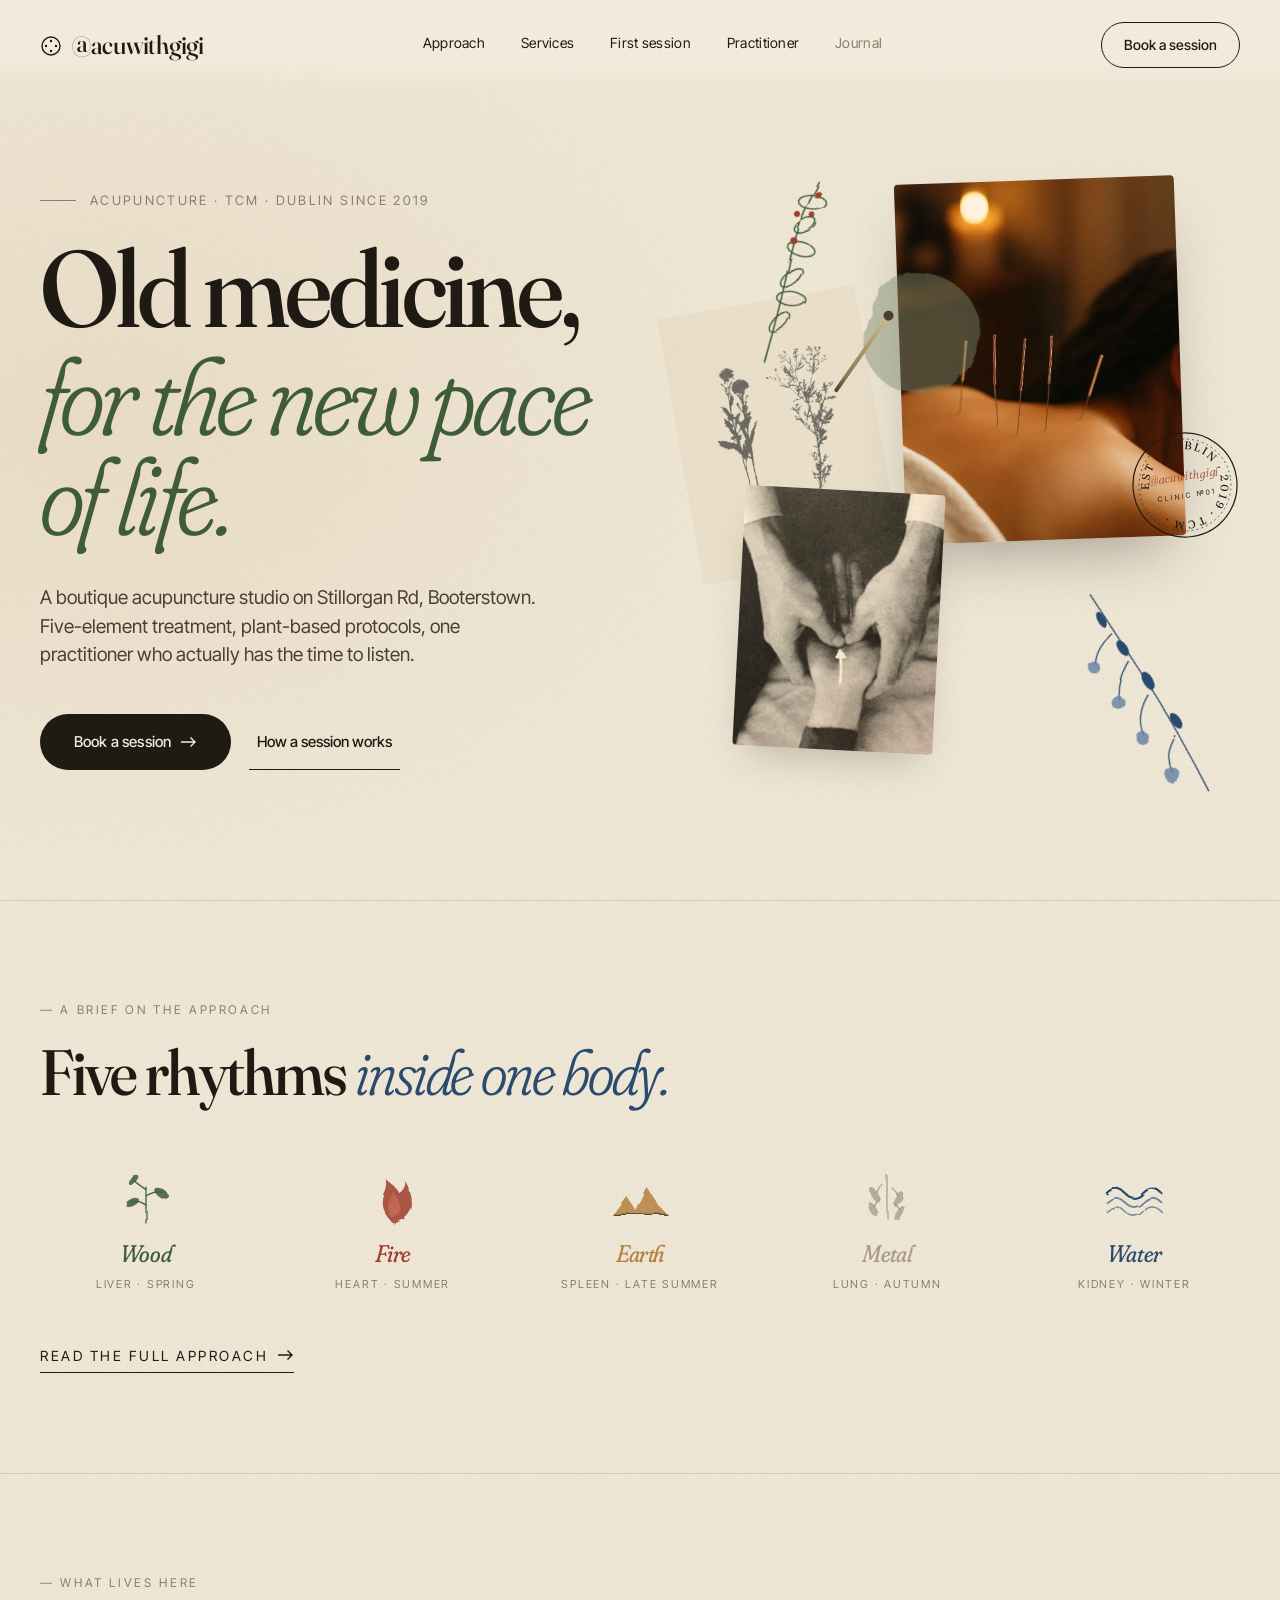
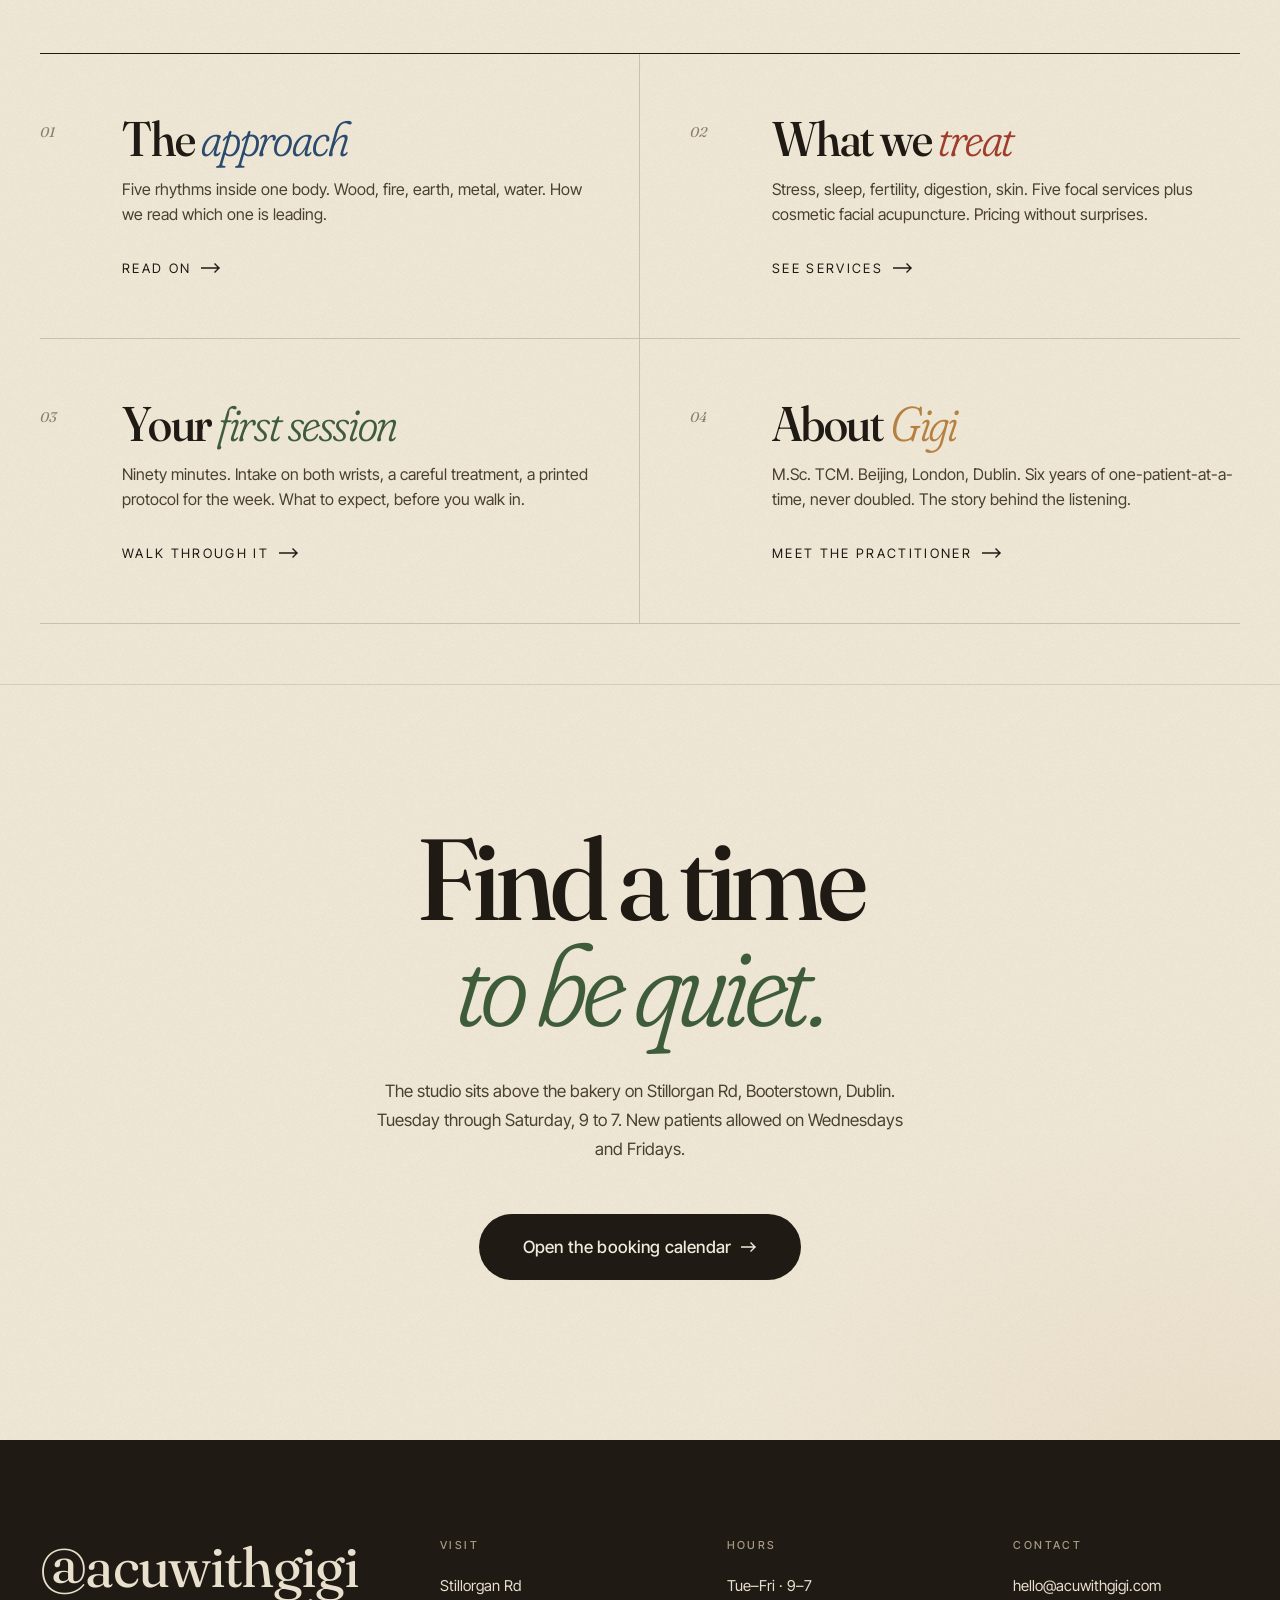
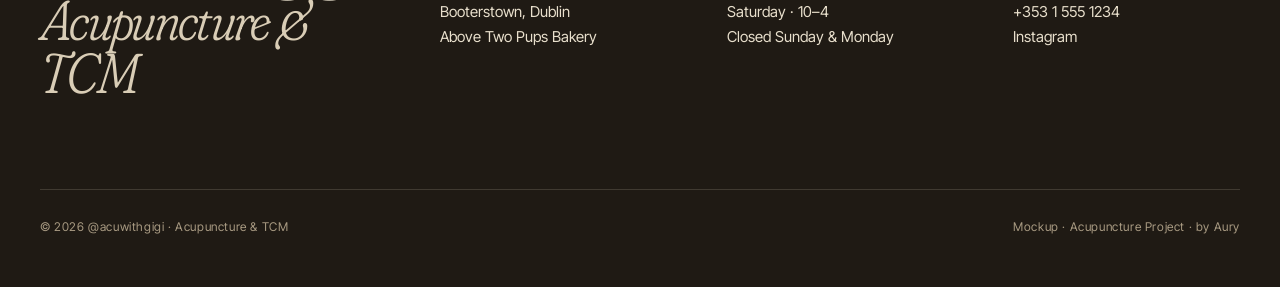
<file: index.html>
<!DOCTYPE html>
<html lang="en">
<head>
<meta charset="UTF-8">
<meta name="viewport" content="width=device-width, initial-scale=1.0">
<title>@acuwithgigi — Acupuncture in Dublin</title>
<link rel="preconnect" href="https://fonts.googleapis.com">
<link rel="preconnect" href="https://fonts.gstatic.com" crossorigin>
<link href="https://fonts.googleapis.com/css2?family=Fraunces:ital,opsz,wght,SOFT@0,9..144,300..900,0..100;1,9..144,300..900,0..100&family=Inter+Tight:wght@300;400;500;600&display=swap" rel="stylesheet">
<link rel="stylesheet" href="styles.css">
<link rel="preload" as="image" href="img/hero-needles.jpg" fetchpriority="high">

<!-- SEO -->
<meta name="description" content="Boutique acupuncture and Traditional Chinese Medicine in Stillorgan Rd, Booterstown, Dublin. Five-element treatment, plant-based protocols, one practitioner. €110 first intake, €85 follow-up.">
<link rel="canonical" href="https://henrylopez-del.github.io/orion-acupuncture/">
<meta name="robots" content="index, follow, max-image-preview:large">
<meta name="author" content="Gigi · @acuwithgigi">
<meta name="theme-color" content="#F2EBDC">
<link rel="icon" type="image/svg+xml" href="favicon.svg">
<link rel="apple-touch-icon" href="favicon.svg">

<!-- Open Graph -->
<meta property="og:type" content="website">
<meta property="og:url" content="https://henrylopez-del.github.io/orion-acupuncture/">
<meta property="og:title" content="@acuwithgigi — Acupuncture in Dublin">
<meta property="og:description" content="Old medicine for the new pace of life. A boutique TCM studio in Stillorgan Rd, Booterstown, Dublin.">
<meta property="og:image" content="https://henrylopez-del.github.io/orion-acupuncture/img/hero-needles.jpg">
<meta property="og:image:alt" content="Acupuncture needles in a back, warm candlelight, Dublin studio">
<meta property="og:site_name" content="@acuwithgigi — Acupuncture & TCM Dublin">
<meta property="og:locale" content="en_IE">

<!-- Twitter -->
<meta name="twitter:card" content="summary_large_image">
<meta name="twitter:title" content="@acuwithgigi — Acupuncture in Dublin">
<meta name="twitter:description" content="Old medicine for the new pace of life. A boutique TCM studio in Stillorgan Rd, Booterstown, Dublin.">
<meta name="twitter:image" content="https://henrylopez-del.github.io/orion-acupuncture/img/hero-needles.jpg">

<!-- Geo -->
<meta name="geo.region" content="IE-L">
<meta name="geo.placename" content="Dublin, Ireland">
<meta name="geo.position" content="53.3070;-6.1981">
<meta name="ICBM" content="53.3070, -6.1981">

<!-- Structured Data: LocalBusiness -->
<script type="application/ld+json">
{"@context":"https://schema.org","@type":["MedicalBusiness","HealthAndBeautyBusiness"],"@id":"https://henrylopez-del.github.io/orion-acupuncture/#business","name":"@acuwithgigi — Acupuncture & TCM","alternateName":["acuwithgigi","Orion Acupuncture"],"description":"Boutique acupuncture and Traditional Chinese Medicine studio in Stillorgan Rd, Booterstown, Dublin. Five-element treatment, plant-based protocols, one practitioner.","url":"https://henrylopez-del.github.io/orion-acupuncture/","logo":"https://henrylopez-del.github.io/orion-acupuncture/favicon.svg","image":["https://henrylopez-del.github.io/orion-acupuncture/img/hero-needles.jpg","https://henrylopez-del.github.io/orion-acupuncture/img/hero-hands.jpg"],"priceRange":"€€","currenciesAccepted":"EUR","paymentAccepted":["Cash","Credit Card","Insurance"],"medicalSpecialty":["Acupuncture","TraditionalChineseMedicine"],"address":{"@type":"PostalAddress","streetAddress":"Stillorgan Rd","addressLocality":"Booterstown, Dublin","postalCode":"","addressRegion":"Leinster","addressCountry":"IE"},"geo":{"@type":"GeoCoordinates","latitude":53.3070,"longitude":-6.1981},"hasMap":"https://www.google.com/maps/place/Stillorgan+Rd,+Booterstown,+Dublin/@53.3070,-6.1981,17z","areaServed":[{"@type":"City","name":"Dublin"},{"@type":"AdministrativeArea","name":"County Dublin"},{"@type":"Country","name":"Ireland"}],"openingHoursSpecification":[{"@type":"OpeningHoursSpecification","dayOfWeek":["Tuesday","Wednesday","Thursday","Friday"],"opens":"09:00","closes":"19:00"},{"@type":"OpeningHoursSpecification","dayOfWeek":"Saturday","opens":"10:00","closes":"16:00"}],"founder":{"@type":"Person","name":"Gigi Posada","jobTitle":"Acupuncturist","honorificSuffix":"M.Sc. TCM"},"employee":{"@type":"Person","name":"Gigi Posada","honorificSuffix":"M.Sc. TCM"},"sameAs":["https://instagram.com/acuwithgigi"],"potentialAction":{"@type":"ReserveAction","target":"https://henrylopez-del.github.io/orion-acupuncture/book.html","name":"Book a session"},"hasOfferCatalog":{"@type":"OfferCatalog","name":"Acupuncture services","itemListElement":[{"@type":"Offer","itemOffered":{"@type":"Service","name":"First intake (90 min)","serviceType":"Acupuncture intake"},"price":"110","priceCurrency":"EUR"},{"@type":"Offer","itemOffered":{"@type":"Service","name":"Follow-up acupuncture (45 min)","serviceType":"Acupuncture"},"price":"85","priceCurrency":"EUR"},{"@type":"Offer","itemOffered":{"@type":"Service","name":"Fertility support (60 min)","serviceType":"Acupuncture - fertility"},"price":"95","priceCurrency":"EUR"},{"@type":"Offer","itemOffered":{"@type":"Service","name":"Facial rejuvenation (75 min)","serviceType":"Cosmetic acupuncture"},"price":"120","priceCurrency":"EUR"}]},"knowsLanguage":["en","ga","zh"]}
</script>

<!-- Structured Data: WebSite -->
<script type="application/ld+json">
{"@context":"https://schema.org","@type":"WebSite","@id":"https://henrylopez-del.github.io/orion-acupuncture/#website","url":"https://henrylopez-del.github.io/orion-acupuncture/","name":"@acuwithgigi","publisher":{"@id":"https://henrylopez-del.github.io/orion-acupuncture/#business"},"inLanguage":"en-IE"}
</script>
</head>
<body>

<svg width="0" height="0" style="position:absolute">
  <defs>
    <filter id="rough">
      <feTurbulence type="fractalNoise" baseFrequency="0.04" numOctaves="2" seed="2"/>
      <feDisplacementMap in="SourceGraphic" scale="3"/>
    </filter>
    <filter id="paint">
      <feTurbulence type="fractalNoise" baseFrequency="0.06" numOctaves="2" seed="5"/>
      <feDisplacementMap in="SourceGraphic" scale="5"/>
    </filter>
  </defs>
</svg>

<nav class="top">
  <a href="index.html" class="brand">
    <svg class="brand-mark" viewBox="0 0 22 22">
      <circle cx="11" cy="11" r="9" fill="none" stroke="#1F1A14" stroke-width="1.4"/>
      <circle cx="11" cy="6" r="1.2" fill="#1F1A14"/>
      <circle cx="16" cy="11" r="1.2" fill="#1F1A14"/>
      <circle cx="11" cy="16" r="1.2" fill="#1F1A14"/>
      <circle cx="6" cy="11" r="1.2" fill="#1F1A14"/>
    </svg>
    @acuwithgigi
  </a>
  <div class="links">
    <a href="approach.html">Approach</a>
    <a href="services.html">Services</a>
    <a href="first-session.html">First session</a>
    <a href="practitioner.html">Practitioner</a>
    <a href="#" class="muted">Journal</a>
  </div>
  <a href="book.html" class="btn-book">Book a session</a>
</nav>


<div class="tiktok-container">

<!-- HERO -->
<section class="hero">
  <div class="wrap">
    <div class="hero-grid">
      <div class="hero-text">
        <div class="hero-eyebrow">Acupuncture · TCM · Dublin since 2019</div>
        <h1>
          Old medicine,
          <span class="line2">for the new pace of life.</span>
        </h1>
        <p class="hero-sub">A boutique acupuncture studio on Stillorgan Rd, Booterstown. Five-element treatment, plant-based protocols, one practitioner who actually has the time to listen.</p>
        <div class="hero-ctas">
          <a href="book.html" class="btn-primary">
            Book a session
            <svg width="16" height="10" viewBox="0 0 16 10"><path d="M0 5h14M10 1l4 4-4 4" stroke="currentColor" stroke-width="1.4" fill="none" stroke-linecap="square"/></svg>
          </a>
          <a href="first-session.html" class="btn-ghost">How a session works</a>
        </div>
      </div>

      <div class="collage">
        <div class="deco-img pressed-flowers" style="top: 20%; left: -40px; width: 200px; height: 270px; transform: rotate(-10deg); opacity: 0.55;"></div>
        <svg class="botanic-1" viewBox="0 0 180 200">
          <g stroke="#3F5C3A" stroke-width="1.4" fill="none" filter="url(#rough)">
            <path d="M30 190 Q60 140 80 100 Q100 60 130 30" stroke-width="1.6"/>
            <ellipse cx="55" cy="155" rx="13" ry="6" transform="rotate(-30 55 155)"/>
            <ellipse cx="72" cy="135" rx="14" ry="7" transform="rotate(20 72 135)"/>
            <ellipse cx="78" cy="115" rx="13" ry="6" transform="rotate(-25 78 115)"/>
            <ellipse cx="95" cy="90" rx="14" ry="7" transform="rotate(30 95 90)"/>
            <ellipse cx="105" cy="68" rx="12" ry="6" transform="rotate(-15 105 68)"/>
            <ellipse cx="118" cy="48" rx="14" ry="7" transform="rotate(20 118 48)"/>
          </g>
          <g fill="#A03C2A" filter="url(#rough)">
            <circle cx="90" cy="80" r="3.5"/>
            <circle cx="100" cy="55" r="3"/>
            <circle cx="125" cy="42" r="3.5"/>
            <circle cx="115" cy="60" r="2.8"/>
          </g>
        </svg>

        <div class="collage-tile photo-1"></div>
        <div class="needle-1"></div>

        <svg style="position:absolute; top:60px; right:230px; width:180px; height:180px; z-index:2; transform:rotate(15deg)" viewBox="0 0 180 180">
          <g filter="url(#paint)">
            <path d="M40 90 Q30 50 70 35 Q120 25 145 65 Q160 110 130 140 Q90 165 60 145 Q30 125 40 90Z" fill="#7C8A6E" opacity="0.45"/>
          </g>
        </svg>

        <div class="collage-tile photo-2"></div>

        <svg class="stamp" viewBox="0 0 110 110">
          <circle cx="55" cy="55" r="52" fill="none" stroke="#1F1A14" stroke-width="1.2"/>
          <circle cx="55" cy="55" r="46" fill="none" stroke="#1F1A14" stroke-width="0.6" stroke-dasharray="2 3"/>
          <text font-family="Fraunces, serif" font-size="11" fill="#1F1A14" letter-spacing="2">
            <textPath href="#circ" startOffset="0">EST · DUBLIN · 2019 · TCM ·</textPath>
          </text>
          <defs><path id="circ" d="M 55 55 m -36 0 a 36 36 0 1 1 72 0 a 36 36 0 1 1 -72 0"/></defs>
          <text x="55" y="50" text-anchor="middle" font-family="Fraunces, serif" font-style="italic" font-size="12" font-weight="300" fill="#A03C2A">@acuwithgigi</text>
          <text x="55" y="68" text-anchor="middle" font-family="Inter Tight, sans-serif" font-size="7" letter-spacing="2" fill="#1F1A14">CLINIC №01</text>
        </svg>

        <svg class="botanic-2" viewBox="0 0 220 200">
          <g stroke="#2A4A6E" stroke-width="1.3" fill="none" filter="url(#rough)">
            <path d="M20 30 Q60 60 100 90 Q140 120 200 175"/>
            <path d="M55 60 Q45 80 50 95"/>
            <path d="M80 80 Q75 105 85 120"/>
            <path d="M110 105 Q105 130 120 145"/>
            <path d="M150 135 Q145 158 160 170"/>
          </g>
          <g fill="#6B85A4" filter="url(#paint)" opacity="0.85">
            <circle cx="50" cy="98" r="6"/>
            <circle cx="85" cy="123" r="7"/>
            <circle cx="120" cy="148" r="6.5"/>
            <circle cx="160" cy="172" r="7.5"/>
          </g>
          <g fill="#2A4A6E" filter="url(#rough)">
            <ellipse cx="40" cy="50" rx="8" ry="4" transform="rotate(40 40 50)"/>
            <ellipse cx="70" cy="70" rx="9" ry="4.5" transform="rotate(35 70 70)"/>
            <ellipse cx="105" cy="92" rx="10" ry="5" transform="rotate(40 105 92)"/>
            <ellipse cx="145" cy="120" rx="9" ry="4.5" transform="rotate(35 145 120)"/>
          </g>
        </svg>
      </div>
    </div>
  </div>
</section>

<!-- ELEMENT STRIP -->
<section class="element-strip">
  <div class="wrap">
    <div class="strip-label">— A brief on the approach</div>
    <h3>Five rhythms <em>inside one body.</em></h3>
    <div class="element-row">
      <a href="approach.html" class="el wood">
        <svg viewBox="0 0 70 70">
          <g stroke="#3F5C3A" stroke-width="1.4" fill="none" filter="url(#rough)">
            <path d="M35 65 L35 25"/>
            <path d="M35 45 Q25 38 18 42"/>
            <path d="M35 35 Q47 28 54 32"/>
            <path d="M35 28 Q26 22 22 18"/>
          </g>
          <g fill="#3F5C3A" filter="url(#paint)" opacity="0.85">
            <ellipse cx="20" cy="42" rx="8" ry="4" transform="rotate(-25 20 42)"/>
            <ellipse cx="52" cy="32" rx="9" ry="4.5" transform="rotate(30 52 32)"/>
            <ellipse cx="22" cy="18" rx="7" ry="3.5" transform="rotate(-40 22 18)"/>
          </g>
        </svg>
        <span class="name"><em>Wood</em></span>
        <span class="pair">Liver · Spring</span>
      </a>
      <a href="approach.html" class="el fire">
        <svg viewBox="0 0 70 70">
          <g filter="url(#paint)">
            <path d="M35 65 Q20 50 25 35 Q30 25 28 18 Q38 24 42 32 Q50 25 48 18 Q58 35 55 50 Q50 62 35 65Z" fill="#A03C2A" opacity="0.85"/>
            <path d="M35 60 Q28 52 30 42 Q34 36 35 30 Q40 38 42 45 Q44 55 35 60Z" fill="#C9745E" opacity="0.7"/>
          </g>
        </svg>
        <span class="name"><em>Fire</em></span>
        <span class="pair">Heart · Summer</span>
      </a>
      <a href="approach.html" class="el earth">
        <svg viewBox="0 0 70 70">
          <g filter="url(#paint)">
            <path d="M5 55 L20 35 L30 50 L42 25 L55 45 L65 55 Z" fill="#B58040" opacity="0.85"/>
            <path d="M5 55 L65 55" stroke="#1F1A14" stroke-width="1" fill="none"/>
          </g>
        </svg>
        <span class="name"><em>Earth</em></span>
        <span class="pair">Spleen · Late summer</span>
      </a>
      <a href="approach.html" class="el metal">
        <svg viewBox="0 0 70 70">
          <g stroke="#A89A82" stroke-width="1.3" fill="none" filter="url(#rough)">
            <path d="M35 12 L35 60"/>
            <path d="M30 22 Q25 26 24 32"/>
            <path d="M40 26 Q46 30 47 36"/>
            <path d="M28 38 Q22 42 21 48"/>
            <path d="M42 42 Q48 46 49 52"/>
          </g>
          <g fill="#A89A82" filter="url(#paint)" opacity="0.75">
            <ellipse cx="22" cy="34" rx="4" ry="9" transform="rotate(-30 22 34)"/>
            <ellipse cx="47" cy="38" rx="4" ry="9" transform="rotate(30 47 38)"/>
            <ellipse cx="20" cy="50" rx="4" ry="9" transform="rotate(-30 20 50)"/>
            <ellipse cx="49" cy="54" rx="4" ry="9" transform="rotate(30 49 54)"/>
          </g>
        </svg>
        <span class="name"><em>Metal</em></span>
        <span class="pair">Lung · Autumn</span>
      </a>
      <a href="approach.html" class="el water">
        <svg viewBox="0 0 70 70">
          <g filter="url(#paint)">
            <path d="M5 32 Q15 22 25 32 T45 32 T65 32" stroke="#2A4A6E" stroke-width="2.4" fill="none" stroke-linecap="round"/>
            <path d="M5 42 Q15 32 25 42 T45 42 T65 42" stroke="#6B85A4" stroke-width="2" fill="none" stroke-linecap="round"/>
            <path d="M5 52 Q15 42 25 52 T45 52 T65 52" stroke="#2A4A6E" stroke-width="1.6" fill="none" stroke-linecap="round" opacity="0.6"/>
          </g>
        </svg>
        <span class="name"><em>Water</em></span>
        <span class="pair">Kidney · Winter</span>
      </a>
    </div>
    <a href="approach.html" class="see-more">
      Read the full approach
      <svg width="16" height="10" viewBox="0 0 16 10"><path d="M0 5h14M10 1l4 4-4 4" stroke="currentColor" stroke-width="1.4" fill="none" stroke-linecap="square"/></svg>
    </a>
  </div>
</section>

<!-- SECTION TEASERS -->
<section class="teasers">
  <div class="wrap">
    <div class="teaser-label">— What lives here</div>
    <div class="teaser-grid">

      <a href="approach.html" class="teaser">
        <div class="teaser-num">01</div>
        <div class="teaser-body">
          <h3 class="teaser-title">The <em>approach</em></h3>
          <p class="teaser-desc">Five rhythms inside one body. Wood, fire, earth, metal, water. How we read which one is leading.</p>
          <span class="teaser-link">Read on <svg class="teaser-arrow" width="20" height="10" viewBox="0 0 20 10"><path d="M0 5h18M14 1l4 4-4 4" stroke="currentColor" stroke-width="1.4" fill="none" stroke-linecap="square"/></svg></span>
        </div>
      </a>

      <a href="services.html" class="teaser">
        <div class="teaser-num">02</div>
        <div class="teaser-body">
          <h3 class="teaser-title">What we <em>treat</em></h3>
          <p class="teaser-desc">Stress, sleep, fertility, digestion, skin. Five focal services plus cosmetic facial acupuncture. Pricing without surprises.</p>
          <span class="teaser-link">See services <svg class="teaser-arrow" width="20" height="10" viewBox="0 0 20 10"><path d="M0 5h18M14 1l4 4-4 4" stroke="currentColor" stroke-width="1.4" fill="none" stroke-linecap="square"/></svg></span>
        </div>
      </a>

      <a href="first-session.html" class="teaser">
        <div class="teaser-num">03</div>
        <div class="teaser-body">
          <h3 class="teaser-title">Your <em>first session</em></h3>
          <p class="teaser-desc">Ninety minutes. Intake on both wrists, a careful treatment, a printed protocol for the week. What to expect, before you walk in.</p>
          <span class="teaser-link">Walk through it <svg class="teaser-arrow" width="20" height="10" viewBox="0 0 20 10"><path d="M0 5h18M14 1l4 4-4 4" stroke="currentColor" stroke-width="1.4" fill="none" stroke-linecap="square"/></svg></span>
        </div>
      </a>

      <a href="practitioner.html" class="teaser">
        <div class="teaser-num">04</div>
        <div class="teaser-body">
          <h3 class="teaser-title">About <em>Gigi</em></h3>
          <p class="teaser-desc">M.Sc. TCM. Beijing, London, Dublin. Six years of one-patient-at-a-time, never doubled. The story behind the listening.</p>
          <span class="teaser-link">Meet the practitioner <svg class="teaser-arrow" width="20" height="10" viewBox="0 0 20 10"><path d="M0 5h18M14 1l4 4-4 4" stroke="currentColor" stroke-width="1.4" fill="none" stroke-linecap="square"/></svg></span>
        </div>
      </a>

    </div>
  </div>
</section>

<!-- BOOK -->
<section class="book with-border">
  <div class="wrap">
    <h2>
      Find a time
      <em>to be quiet.</em>
    </h2>
    <p class="book-details">The studio sits above the bakery on Stillorgan Rd, Booterstown, Dublin. Tuesday through Saturday, 9 to 7. New patients allowed on Wednesdays and Fridays.</p>
    <a href="book.html" class="btn-primary">
      Open the booking calendar
      <svg width="16" height="10" viewBox="0 0 16 10"><path d="M0 5h14M10 1l4 4-4 4" stroke="currentColor" stroke-width="1.4" fill="none" stroke-linecap="square"/></svg>
    </a>
  </div>
</section>

<!-- FOOTER -->
<footer>
  <div class="wrap">
    <div class="foot-grid">
      <div class="foot-brand">
        @acuwithgigi
        <em>Acupuncture & TCM</em>
      </div>
      <div class="foot-col">
        <h4>Visit</h4>
        <p>Stillorgan Rd<br>Booterstown, Dublin<br>Above Two Pups Bakery</p>
      </div>
      <div class="foot-col">
        <h4>Hours</h4>
        <p>Tue–Fri · 9–7<br>Saturday · 10–4<br>Closed Sunday & Monday</p>
      </div>
      <div class="foot-col">
        <h4>Contact</h4>
        <a href="mailto:hello@acuwithgigi.com">hello@acuwithgigi.com</a>
        <a href="tel:+353015551234">+353 1 555 1234</a>
        <a href="#">Instagram</a>
      </div>
    </div>
    <div class="foot-bottom">
      <span>© 2026 @acuwithgigi · Acupuncture & TCM</span>
      <span>Mockup · Acupuncture Project · by Aury</span>
    </div>
  </div>
</footer>

</div><!-- /.tiktok-container -->

</body>
</html>
</file>
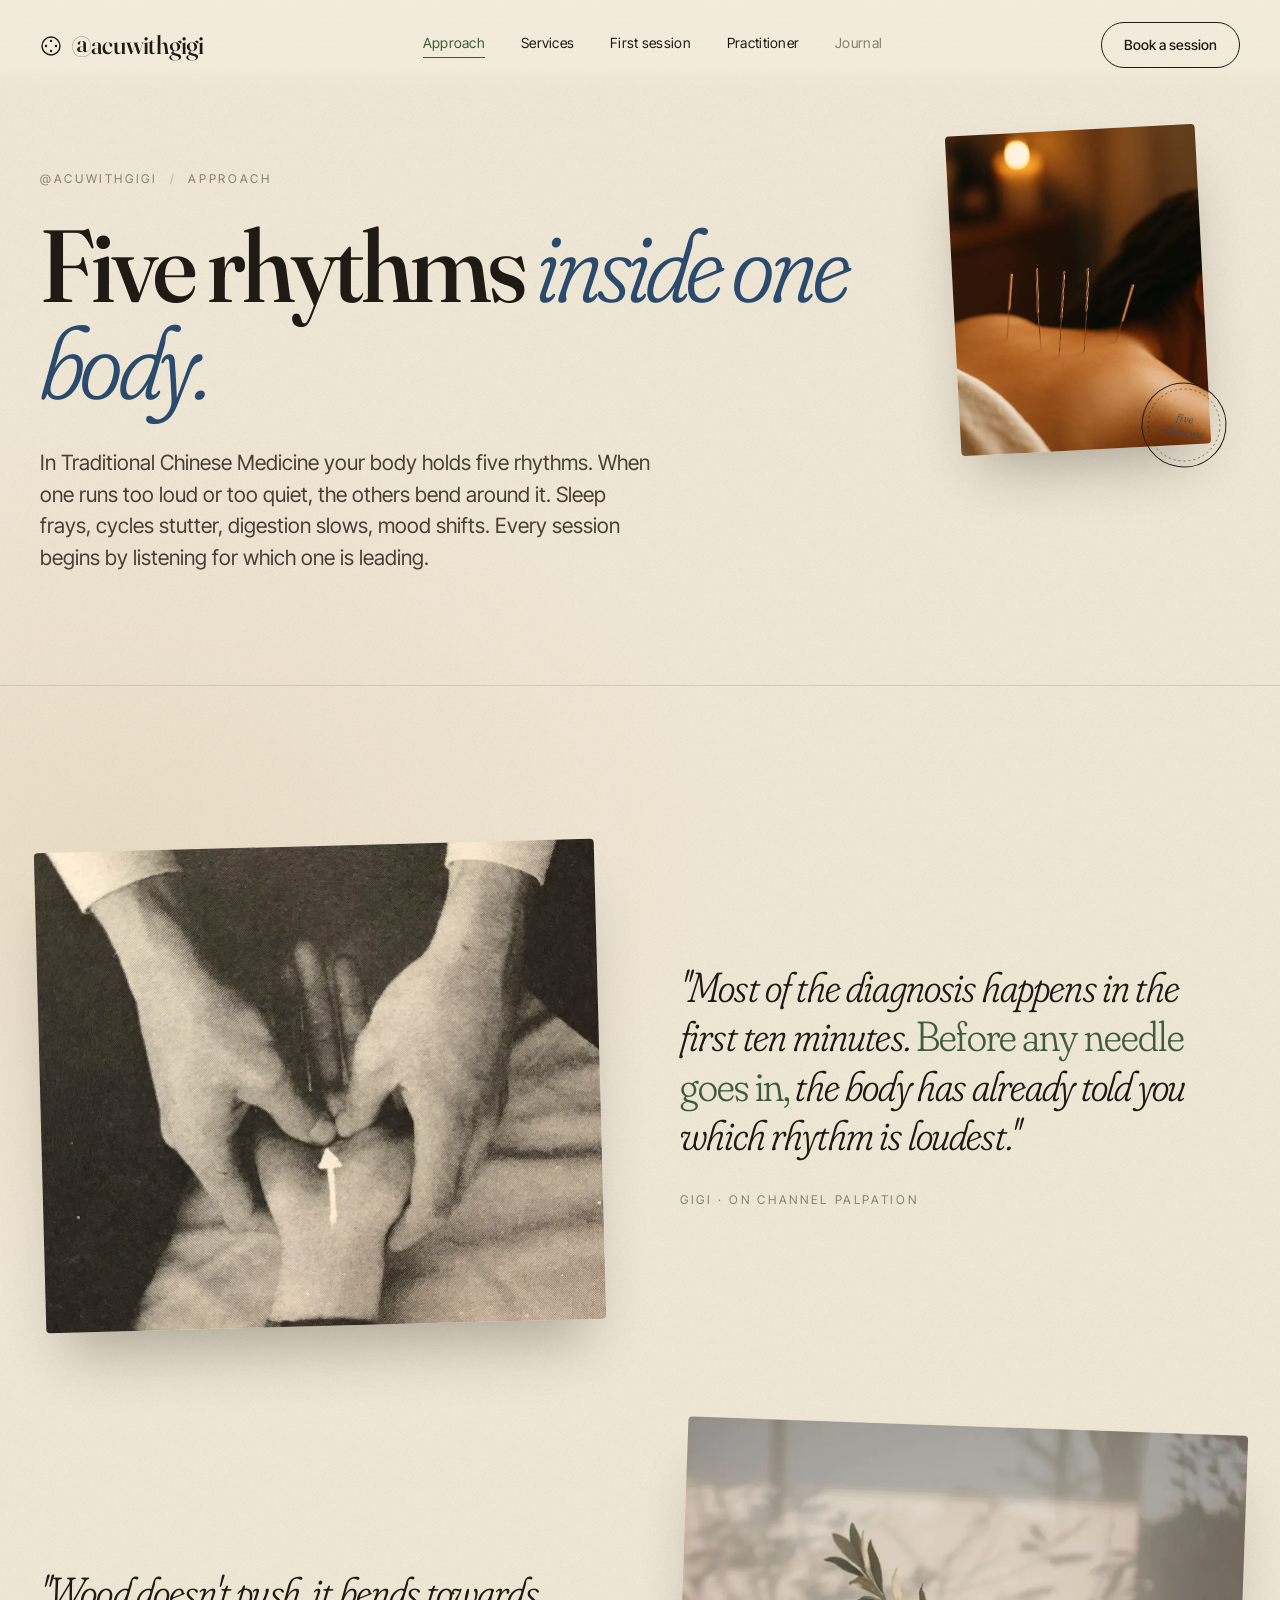
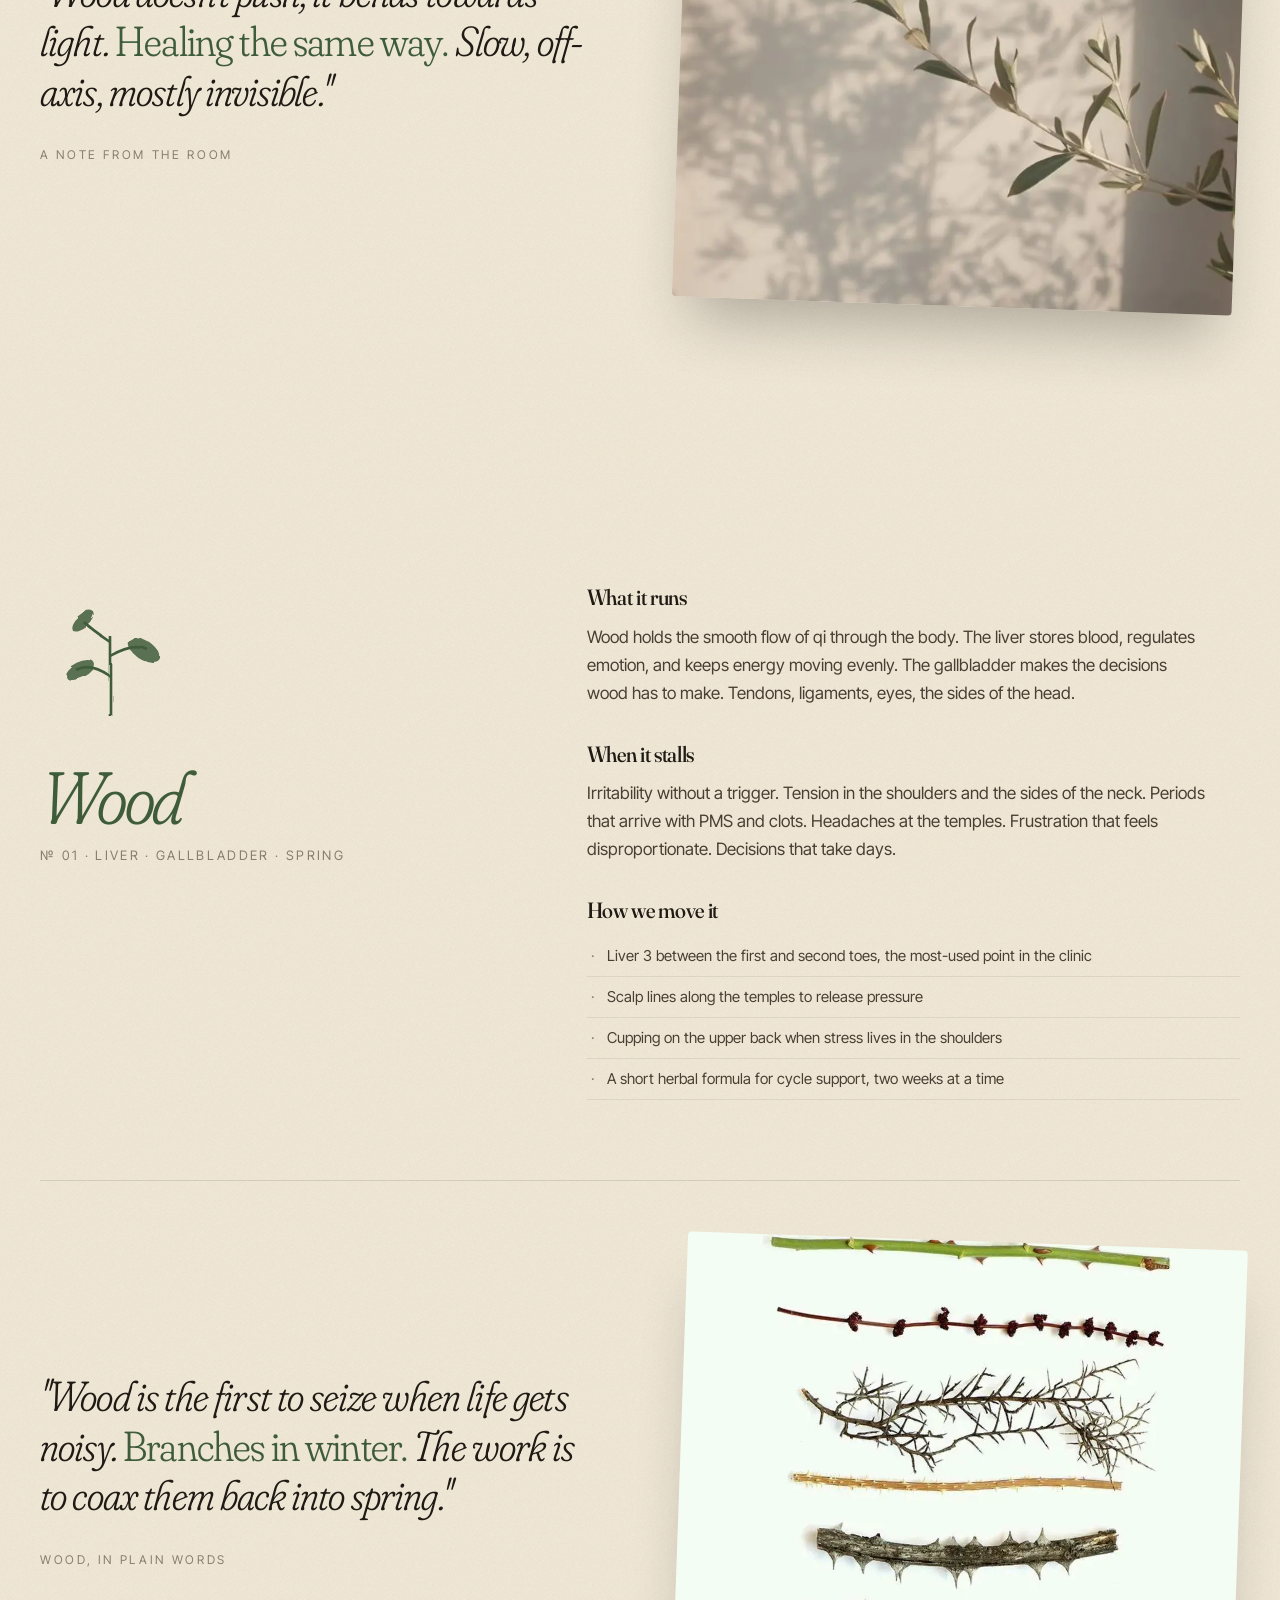
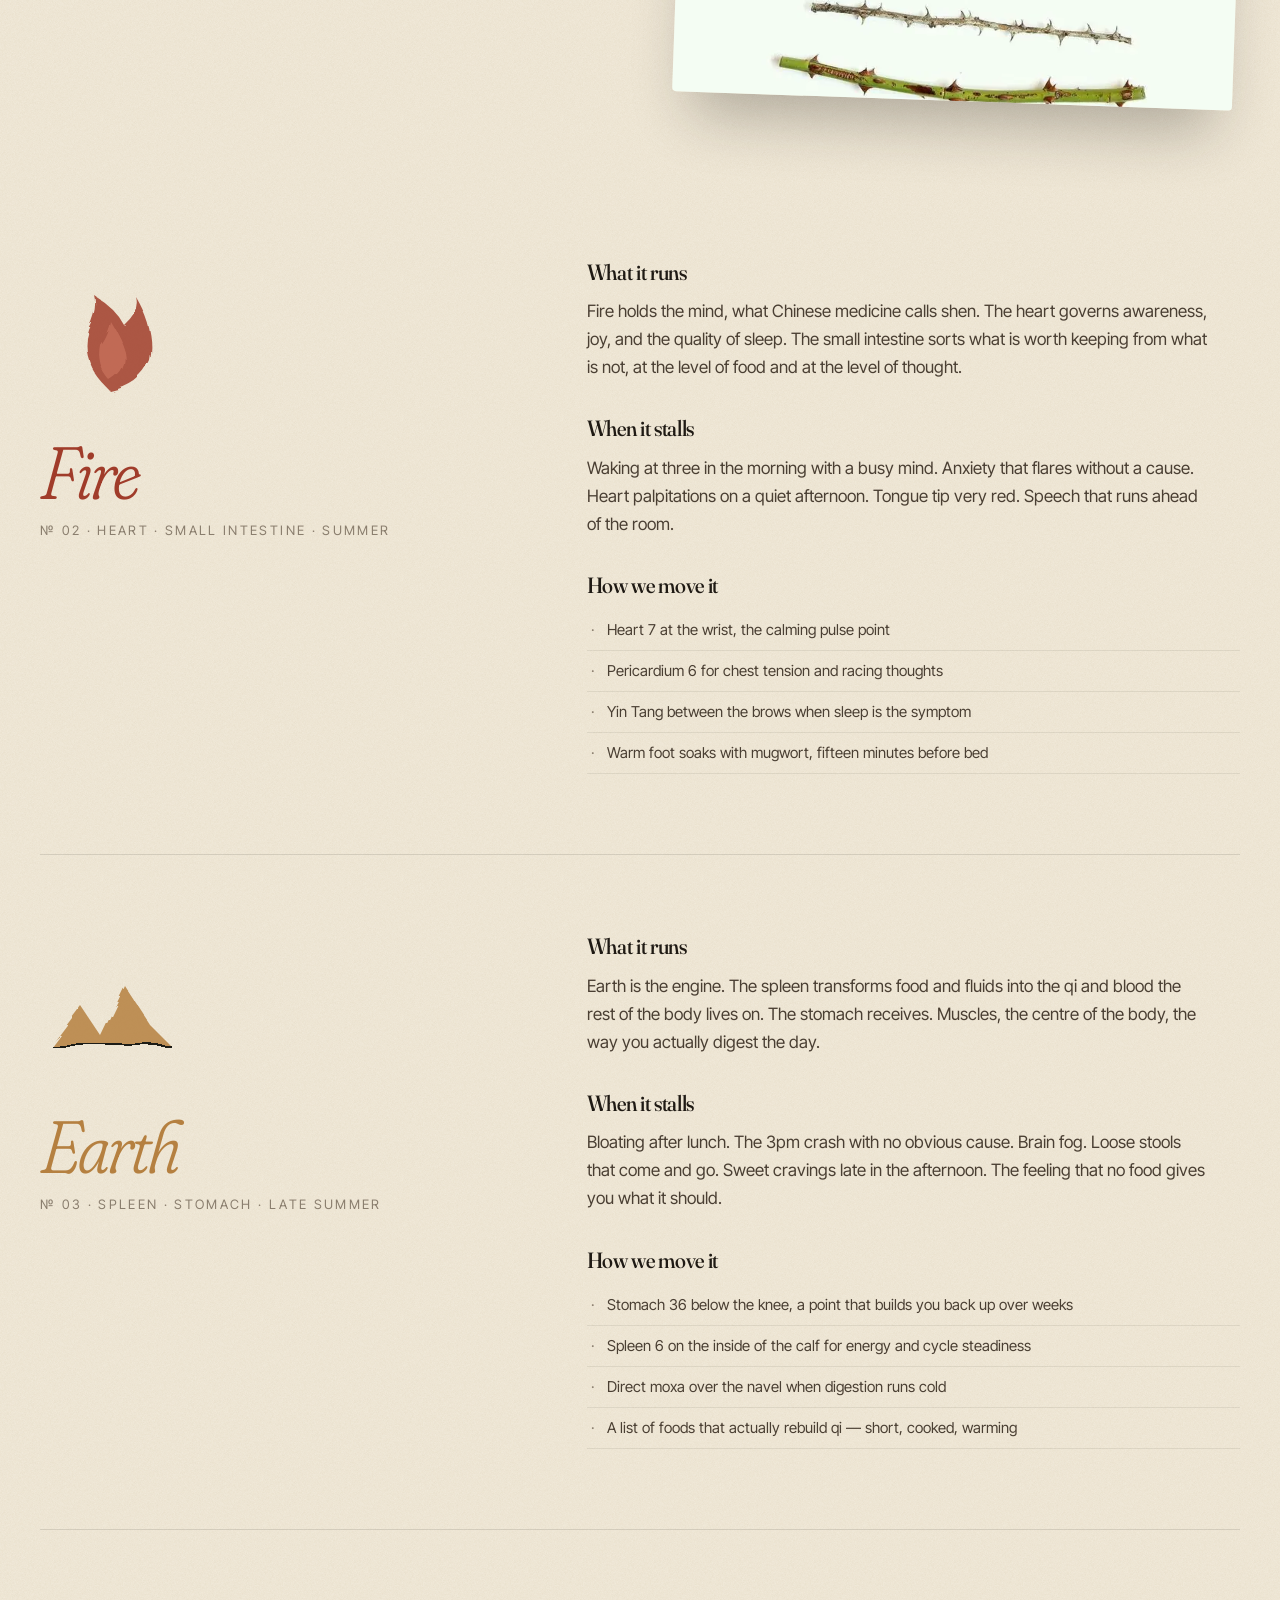
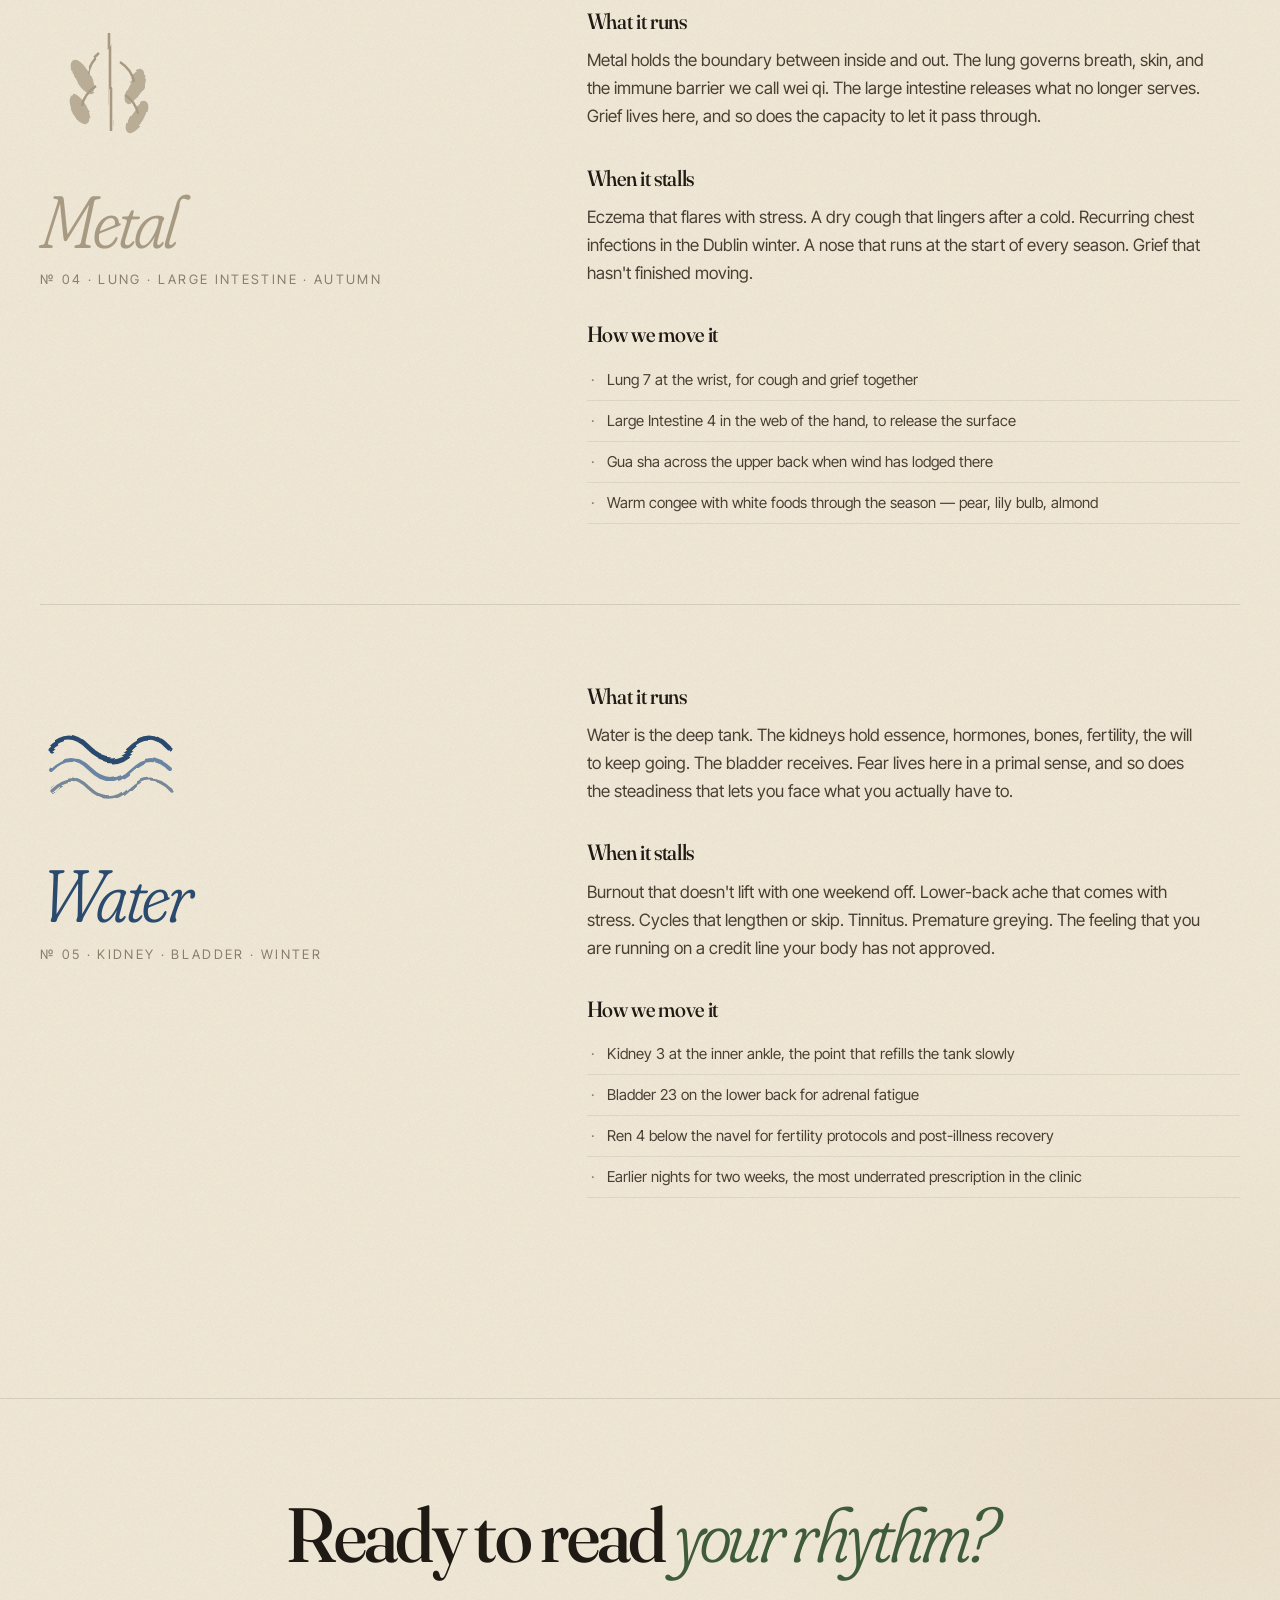
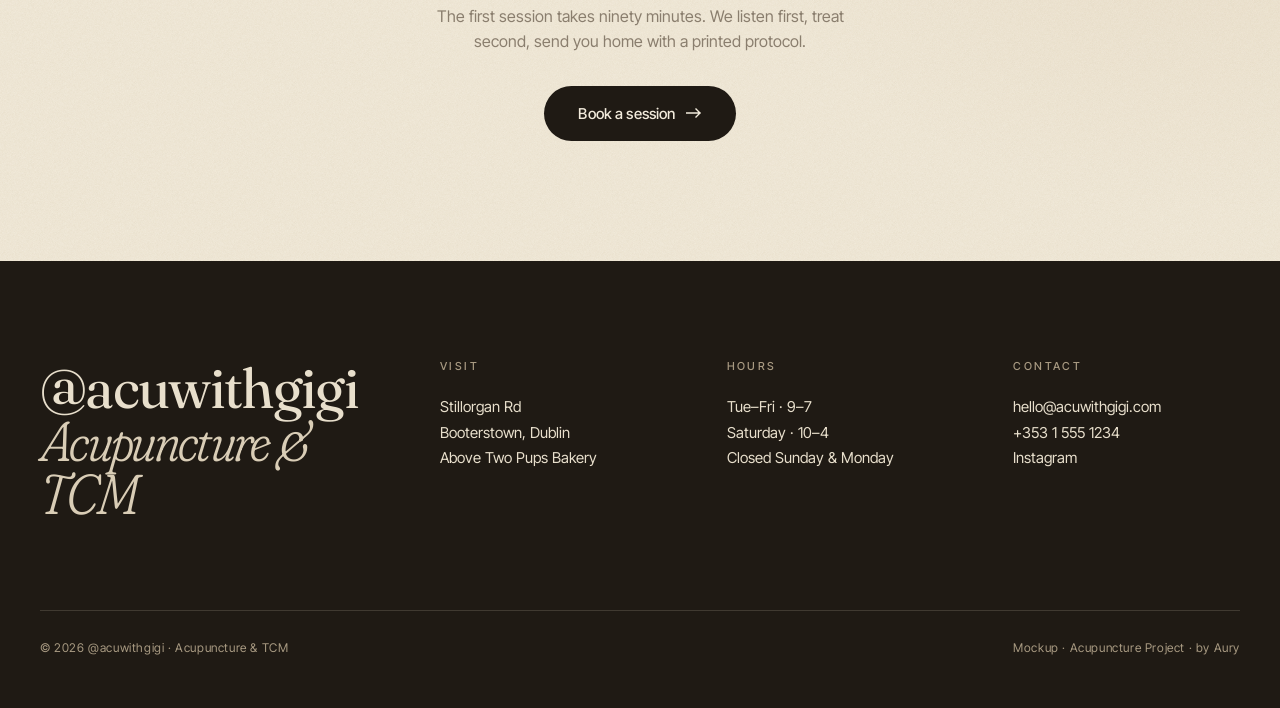
<file: approach.html>
<!DOCTYPE html>
<html lang="en">
<head>
<meta charset="UTF-8">
<meta name="viewport" content="width=device-width, initial-scale=1.0">
<title>Approach — @acuwithgigi</title>
<link rel="preconnect" href="https://fonts.googleapis.com">
<link rel="preconnect" href="https://fonts.gstatic.com" crossorigin>
<link href="https://fonts.googleapis.com/css2?family=Fraunces:ital,opsz,wght,SOFT@0,9..144,300..900,0..100;1,9..144,300..900,0..100&family=Inter+Tight:wght@300;400;500;600&display=swap" rel="stylesheet">
<link rel="stylesheet" href="styles.css">

<!-- SEO -->
<meta name="description" content="Five rhythms inside one body. How a Dublin acupuncture studio reads wood, fire, earth, metal and water through Traditional Chinese Medicine.">
<link rel="canonical" href="https://henrylopez-del.github.io/orion-acupuncture/approach.html">
<meta name="robots" content="index, follow, max-image-preview:large">
<meta name="author" content="Gigi · @acuwithgigi">
<meta name="theme-color" content="#F2EBDC">
<link rel="icon" type="image/svg+xml" href="favicon.svg">
<link rel="apple-touch-icon" href="favicon.svg">

<!-- Open Graph -->
<meta property="og:type" content="article">
<meta property="og:url" content="https://henrylopez-del.github.io/orion-acupuncture/approach.html">
<meta property="og:title" content="Approach — Five rhythms inside one body | @acuwithgigi">
<meta property="og:description" content="How TCM reads the body through wood, fire, earth, metal and water. A Dublin acupuncture studio's approach.">
<meta property="og:image" content="https://henrylopez-del.github.io/orion-acupuncture/img/hero-needles.jpg">
<meta property="og:site_name" content="@acuwithgigi — Acupuncture & TCM Dublin">
<meta property="og:locale" content="en_IE">

<!-- Twitter -->
<meta name="twitter:card" content="summary_large_image">
<meta name="twitter:title" content="Approach — Five rhythms inside one body | @acuwithgigi">
<meta name="twitter:description" content="How TCM reads the body through wood, fire, earth, metal and water.">
<meta name="twitter:image" content="https://henrylopez-del.github.io/orion-acupuncture/img/hero-needles.jpg">

<!-- Geo -->
<meta name="geo.region" content="IE-L">
<meta name="geo.placename" content="Dublin, Ireland">
<meta name="geo.position" content="53.3070;-6.1981">
<meta name="ICBM" content="53.3070, -6.1981">

<!-- Structured Data: LocalBusiness -->
<script type="application/ld+json">
{"@context":"https://schema.org","@type":["MedicalBusiness","HealthAndBeautyBusiness"],"@id":"https://henrylopez-del.github.io/orion-acupuncture/#business","name":"@acuwithgigi — Acupuncture & TCM","alternateName":["acuwithgigi","Orion Acupuncture"],"description":"Boutique acupuncture and Traditional Chinese Medicine studio in Stillorgan Rd, Booterstown, Dublin. Five-element treatment, plant-based protocols, one practitioner.","url":"https://henrylopez-del.github.io/orion-acupuncture/","logo":"https://henrylopez-del.github.io/orion-acupuncture/favicon.svg","image":["https://henrylopez-del.github.io/orion-acupuncture/img/hero-needles.jpg","https://henrylopez-del.github.io/orion-acupuncture/img/hero-hands.jpg"],"priceRange":"€€","medicalSpecialty":["Acupuncture","TraditionalChineseMedicine"],"address":{"@type":"PostalAddress","streetAddress":"Stillorgan Rd","addressLocality":"Booterstown, Dublin","postalCode":"","addressRegion":"Leinster","addressCountry":"IE"},"geo":{"@type":"GeoCoordinates","latitude":53.3070,"longitude":-6.1981},"areaServed":[{"@type":"City","name":"Dublin"},{"@type":"Country","name":"Ireland"}],"openingHoursSpecification":[{"@type":"OpeningHoursSpecification","dayOfWeek":["Tuesday","Wednesday","Thursday","Friday"],"opens":"09:00","closes":"19:00"},{"@type":"OpeningHoursSpecification","dayOfWeek":"Saturday","opens":"10:00","closes":"16:00"}]}
</script>

<!-- Structured Data: BreadcrumbList -->
<script type="application/ld+json">
{"@context":"https://schema.org","@type":"BreadcrumbList","itemListElement":[{"@type":"ListItem","position":1,"name":"Home","item":"https://henrylopez-del.github.io/orion-acupuncture/"},{"@type":"ListItem","position":2,"name":"Approach","item":"https://henrylopez-del.github.io/orion-acupuncture/approach.html"}]}
</script>

<!-- Structured Data: MedicalTherapy -->
<script type="application/ld+json">
{"@context":"https://schema.org","@type":"MedicalTherapy","name":"Five-element acupuncture","alternateName":["TCM","Traditional Chinese Medicine"],"description":"Acupuncture diagnosis and treatment through the five elements: wood, fire, earth, metal, water.","relevantSpecialty":{"@type":"MedicalSpecialty","name":"Acupuncture"}}
</script>
</head>
<body>

<svg width="0" height="0" style="position:absolute">
  <defs>
    <filter id="rough">
      <feTurbulence type="fractalNoise" baseFrequency="0.04" numOctaves="2" seed="2"/>
      <feDisplacementMap in="SourceGraphic" scale="3"/>
    </filter>
    <filter id="paint">
      <feTurbulence type="fractalNoise" baseFrequency="0.06" numOctaves="2" seed="5"/>
      <feDisplacementMap in="SourceGraphic" scale="5"/>
    </filter>
  </defs>
</svg>

<nav class="top">
  <a href="index.html" class="brand">
    <svg class="brand-mark" viewBox="0 0 22 22">
      <circle cx="11" cy="11" r="9" fill="none" stroke="#1F1A14" stroke-width="1.4"/>
      <circle cx="11" cy="6" r="1.2" fill="#1F1A14"/>
      <circle cx="16" cy="11" r="1.2" fill="#1F1A14"/>
      <circle cx="11" cy="16" r="1.2" fill="#1F1A14"/>
      <circle cx="6" cy="11" r="1.2" fill="#1F1A14"/>
    </svg>
    @acuwithgigi
  </a>
  <div class="links">
    <a href="approach.html" class="active">Approach</a>
    <a href="services.html">Services</a>
    <a href="first-session.html">First session</a>
    <a href="practitioner.html">Practitioner</a>
    <a href="#" class="muted">Journal</a>
  </div>
  <a href="book.html" class="btn-book">Book a session</a>
</nav>


<div class="tiktok-container">
<!-- PAGE HERO -->
<section class="page-hero">
  <div class="wrap">
    <div class="crumb">
      <a href="index.html">@acuwithgigi</a>
      <span class="crumb-sep">/</span>
      <span>Approach</span>
    </div>
    <h1 class="water" style="max-width: 880px;">Five rhythms <em>inside one body.</em></h1>
    <p class="lede" style="max-width: 620px;">In Traditional Chinese Medicine your body holds five rhythms. When one runs too loud or too quiet, the others bend around it. Sleep frays, cycles stutter, digestion slows, mood shifts. Every session begins by listening for which one is leading.</p>
  </div>
  <div class="page-hero-photo needles"></div>
  <svg class="page-hero-stamp" viewBox="0 0 90 90">
    <circle cx="45" cy="45" r="42" fill="none" stroke="#1F1A14" stroke-width="1"/>
    <circle cx="45" cy="45" r="36" fill="none" stroke="#1F1A14" stroke-width="0.5" stroke-dasharray="2 3"/>
    <text font-family="Fraunces, serif" font-style="italic" font-size="11" font-weight="300" fill="#2A4A6E" x="45" y="42" text-anchor="middle">five</text>
    <text font-family="Fraunces, serif" font-style="italic" font-size="11" font-weight="300" fill="#2A4A6E" x="45" y="56" text-anchor="middle">elements</text>
  </svg>
</section>

<!-- EDITORIAL INSET 1 -->
<section style="padding: 60px 0;">
  <div class="wrap">
    <div class="photo-inset">
      <div class="img hands"></div>
      <div class="caption-block">
        <p class="quote">"Most of the diagnosis happens in the first ten minutes. <em>Before any needle goes in,</em> the body has already told you which rhythm is loudest."</p>
        <p class="small-meta">Gigi · on channel palpation</p>
      </div>
    </div>

    <div class="photo-inset flip" style="margin: 40px 0 80px;">
      <div class="caption-block">
        <p class="quote">"Wood doesn't push, it bends towards light. <em>Healing the same way.</em> Slow, off-axis, mostly invisible."</p>
        <p class="small-meta">A note from the room</p>
      </div>
      <div class="img olive-branch"></div>
    </div>
  </div>
</section>

<!-- ELEMENT DETAILS -->
<section style="padding: 60px 0 120px;">
  <div class="wrap">

    <div class="element-detail wood">
      <div class="side">
        <svg viewBox="0 0 70 70">
          <g stroke="#3F5C3A" stroke-width="1.3" fill="none" filter="url(#rough)">
            <path d="M35 65 L35 25"/>
            <path d="M35 45 Q25 38 18 42"/>
            <path d="M35 35 Q47 28 54 32"/>
            <path d="M35 28 Q26 22 22 18"/>
          </g>
          <g fill="#3F5C3A" filter="url(#paint)" opacity="0.85">
            <ellipse cx="20" cy="42" rx="8" ry="4" transform="rotate(-25 20 42)"/>
            <ellipse cx="52" cy="32" rx="9" ry="4.5" transform="rotate(30 52 32)"/>
            <ellipse cx="22" cy="18" rx="7" ry="3.5" transform="rotate(-40 22 18)"/>
          </g>
        </svg>
        <div class="name">Wood</div>
        <div class="organs">№ 01 · Liver · Gallbladder · Spring</div>
      </div>
      <div class="body">
        <h3>What it runs</h3>
        <p>Wood holds the smooth flow of qi through the body. The liver stores blood, regulates emotion, and keeps energy moving evenly. The gallbladder makes the decisions wood has to make. Tendons, ligaments, eyes, the sides of the head.</p>
        <h3>When it stalls</h3>
        <p>Irritability without a trigger. Tension in the shoulders and the sides of the neck. Periods that arrive with PMS and clots. Headaches at the temples. Frustration that feels disproportionate. Decisions that take days.</p>
        <h3>How we move it</h3>
        <ul>
          <li>Liver 3 between the first and second toes, the most-used point in the clinic</li>
          <li>Scalp lines along the temples to release pressure</li>
          <li>Cupping on the upper back when stress lives in the shoulders</li>
          <li>A short herbal formula for cycle support, two weeks at a time</li>
        </ul>
      </div>
    </div>

    <div class="photo-inset flip" style="margin: 60px 0 80px;">
      <div class="caption-block">
        <p class="quote">"Wood is the first to seize when life gets noisy. <em>Branches in winter.</em> The work is to coax them back into spring."</p>
        <p class="small-meta">Wood, in plain words</p>
      </div>
      <div class="img thorns" style="height: 460px;"></div>
    </div>

    <div class="element-detail fire">
      <div class="side">
        <svg viewBox="0 0 70 70">
          <g filter="url(#paint)">
            <path d="M35 65 Q20 50 25 35 Q30 25 28 18 Q38 24 42 32 Q50 25 48 18 Q58 35 55 50 Q50 62 35 65Z" fill="#A03C2A" opacity="0.85"/>
            <path d="M35 60 Q28 52 30 42 Q34 36 35 30 Q40 38 42 45 Q44 55 35 60Z" fill="#C9745E" opacity="0.7"/>
          </g>
        </svg>
        <div class="name">Fire</div>
        <div class="organs">№ 02 · Heart · Small Intestine · Summer</div>
      </div>
      <div class="body">
        <h3>What it runs</h3>
        <p>Fire holds the mind, what Chinese medicine calls shen. The heart governs awareness, joy, and the quality of sleep. The small intestine sorts what is worth keeping from what is not, at the level of food and at the level of thought.</p>
        <h3>When it stalls</h3>
        <p>Waking at three in the morning with a busy mind. Anxiety that flares without a cause. Heart palpitations on a quiet afternoon. Tongue tip very red. Speech that runs ahead of the room.</p>
        <h3>How we move it</h3>
        <ul>
          <li>Heart 7 at the wrist, the calming pulse point</li>
          <li>Pericardium 6 for chest tension and racing thoughts</li>
          <li>Yin Tang between the brows when sleep is the symptom</li>
          <li>Warm foot soaks with mugwort, fifteen minutes before bed</li>
        </ul>
      </div>
    </div>

    <div class="element-detail earth">
      <div class="side">
        <svg viewBox="0 0 70 70">
          <g filter="url(#paint)">
            <path d="M5 55 L20 35 L30 50 L42 25 L55 45 L65 55 Z" fill="#B58040" opacity="0.85"/>
            <path d="M5 55 L65 55" stroke="#1F1A14" stroke-width="1" fill="none"/>
          </g>
        </svg>
        <div class="name">Earth</div>
        <div class="organs">№ 03 · Spleen · Stomach · Late summer</div>
      </div>
      <div class="body">
        <h3>What it runs</h3>
        <p>Earth is the engine. The spleen transforms food and fluids into the qi and blood the rest of the body lives on. The stomach receives. Muscles, the centre of the body, the way you actually digest the day.</p>
        <h3>When it stalls</h3>
        <p>Bloating after lunch. The 3pm crash with no obvious cause. Brain fog. Loose stools that come and go. Sweet cravings late in the afternoon. The feeling that no food gives you what it should.</p>
        <h3>How we move it</h3>
        <ul>
          <li>Stomach 36 below the knee, a point that builds you back up over weeks</li>
          <li>Spleen 6 on the inside of the calf for energy and cycle steadiness</li>
          <li>Direct moxa over the navel when digestion runs cold</li>
          <li>A list of foods that actually rebuild qi — short, cooked, warming</li>
        </ul>
      </div>
    </div>

    <div class="element-detail metal">
      <div class="side">
        <svg viewBox="0 0 70 70">
          <g stroke="#A89A82" stroke-width="1.3" fill="none" filter="url(#rough)">
            <path d="M35 12 L35 60"/>
            <path d="M30 22 Q25 26 24 32"/>
            <path d="M40 26 Q46 30 47 36"/>
            <path d="M28 38 Q22 42 21 48"/>
            <path d="M42 42 Q48 46 49 52"/>
          </g>
          <g fill="#A89A82" filter="url(#paint)" opacity="0.75">
            <ellipse cx="22" cy="34" rx="4" ry="9" transform="rotate(-30 22 34)"/>
            <ellipse cx="47" cy="38" rx="4" ry="9" transform="rotate(30 47 38)"/>
            <ellipse cx="20" cy="50" rx="4" ry="9" transform="rotate(-30 20 50)"/>
            <ellipse cx="49" cy="54" rx="4" ry="9" transform="rotate(30 49 54)"/>
          </g>
        </svg>
        <div class="name">Metal</div>
        <div class="organs">№ 04 · Lung · Large Intestine · Autumn</div>
      </div>
      <div class="body">
        <h3>What it runs</h3>
        <p>Metal holds the boundary between inside and out. The lung governs breath, skin, and the immune barrier we call wei qi. The large intestine releases what no longer serves. Grief lives here, and so does the capacity to let it pass through.</p>
        <h3>When it stalls</h3>
        <p>Eczema that flares with stress. A dry cough that lingers after a cold. Recurring chest infections in the Dublin winter. A nose that runs at the start of every season. Grief that hasn't finished moving.</p>
        <h3>How we move it</h3>
        <ul>
          <li>Lung 7 at the wrist, for cough and grief together</li>
          <li>Large Intestine 4 in the web of the hand, to release the surface</li>
          <li>Gua sha across the upper back when wind has lodged there</li>
          <li>Warm congee with white foods through the season — pear, lily bulb, almond</li>
        </ul>
      </div>
    </div>

    <div class="element-detail water">
      <div class="side">
        <svg viewBox="0 0 70 70">
          <g filter="url(#paint)">
            <path d="M5 32 Q15 22 25 32 T45 32 T65 32" stroke="#2A4A6E" stroke-width="2.4" fill="none" stroke-linecap="round"/>
            <path d="M5 42 Q15 32 25 42 T45 42 T65 42" stroke="#6B85A4" stroke-width="2" fill="none" stroke-linecap="round"/>
            <path d="M5 52 Q15 42 25 52 T45 52 T65 52" stroke="#2A4A6E" stroke-width="1.6" fill="none" stroke-linecap="round" opacity="0.6"/>
          </g>
        </svg>
        <div class="name">Water</div>
        <div class="organs">№ 05 · Kidney · Bladder · Winter</div>
      </div>
      <div class="body">
        <h3>What it runs</h3>
        <p>Water is the deep tank. The kidneys hold essence, hormones, bones, fertility, the will to keep going. The bladder receives. Fear lives here in a primal sense, and so does the steadiness that lets you face what you actually have to.</p>
        <h3>When it stalls</h3>
        <p>Burnout that doesn't lift with one weekend off. Lower-back ache that comes with stress. Cycles that lengthen or skip. Tinnitus. Premature greying. The feeling that you are running on a credit line your body has not approved.</p>
        <h3>How we move it</h3>
        <ul>
          <li>Kidney 3 at the inner ankle, the point that refills the tank slowly</li>
          <li>Bladder 23 on the lower back for adrenal fatigue</li>
          <li>Ren 4 below the navel for fertility protocols and post-illness recovery</li>
          <li>Earlier nights for two weeks, the most underrated prescription in the clinic</li>
        </ul>
      </div>
    </div>

  </div>
</section>

<!-- BOOK TEASER -->
<section class="book-teaser">
  <div class="wrap">
    <h2>Ready to read <em>your rhythm?</em></h2>
    <p>The first session takes ninety minutes. We listen first, treat second, send you home with a printed protocol.</p>
    <a href="book.html" class="btn-primary">
      Book a session
      <svg width="16" height="10" viewBox="0 0 16 10"><path d="M0 5h14M10 1l4 4-4 4" stroke="currentColor" stroke-width="1.4" fill="none" stroke-linecap="square"/></svg>
    </a>
  </div>
</section>

<footer>
  <div class="wrap">
    <div class="foot-grid">
      <div class="foot-brand">@acuwithgigi<em>Acupuncture & TCM</em></div>
      <div class="foot-col">
        <h4>Visit</h4>
        <p>Stillorgan Rd<br>Booterstown, Dublin<br>Above Two Pups Bakery</p>
      </div>
      <div class="foot-col">
        <h4>Hours</h4>
        <p>Tue–Fri · 9–7<br>Saturday · 10–4<br>Closed Sunday & Monday</p>
      </div>
      <div class="foot-col">
        <h4>Contact</h4>
        <a href="mailto:hello@acuwithgigi.com">hello@acuwithgigi.com</a>
        <a href="tel:+353015551234">+353 1 555 1234</a>
        <a href="#">Instagram</a>
      </div>
    </div>
    <div class="foot-bottom">
      <span>© 2026 @acuwithgigi · Acupuncture & TCM</span>
      <span>Mockup · Acupuncture Project · by Aury</span>
    </div>
  </div>
</footer>
</div>

</body>
</html>
</file>
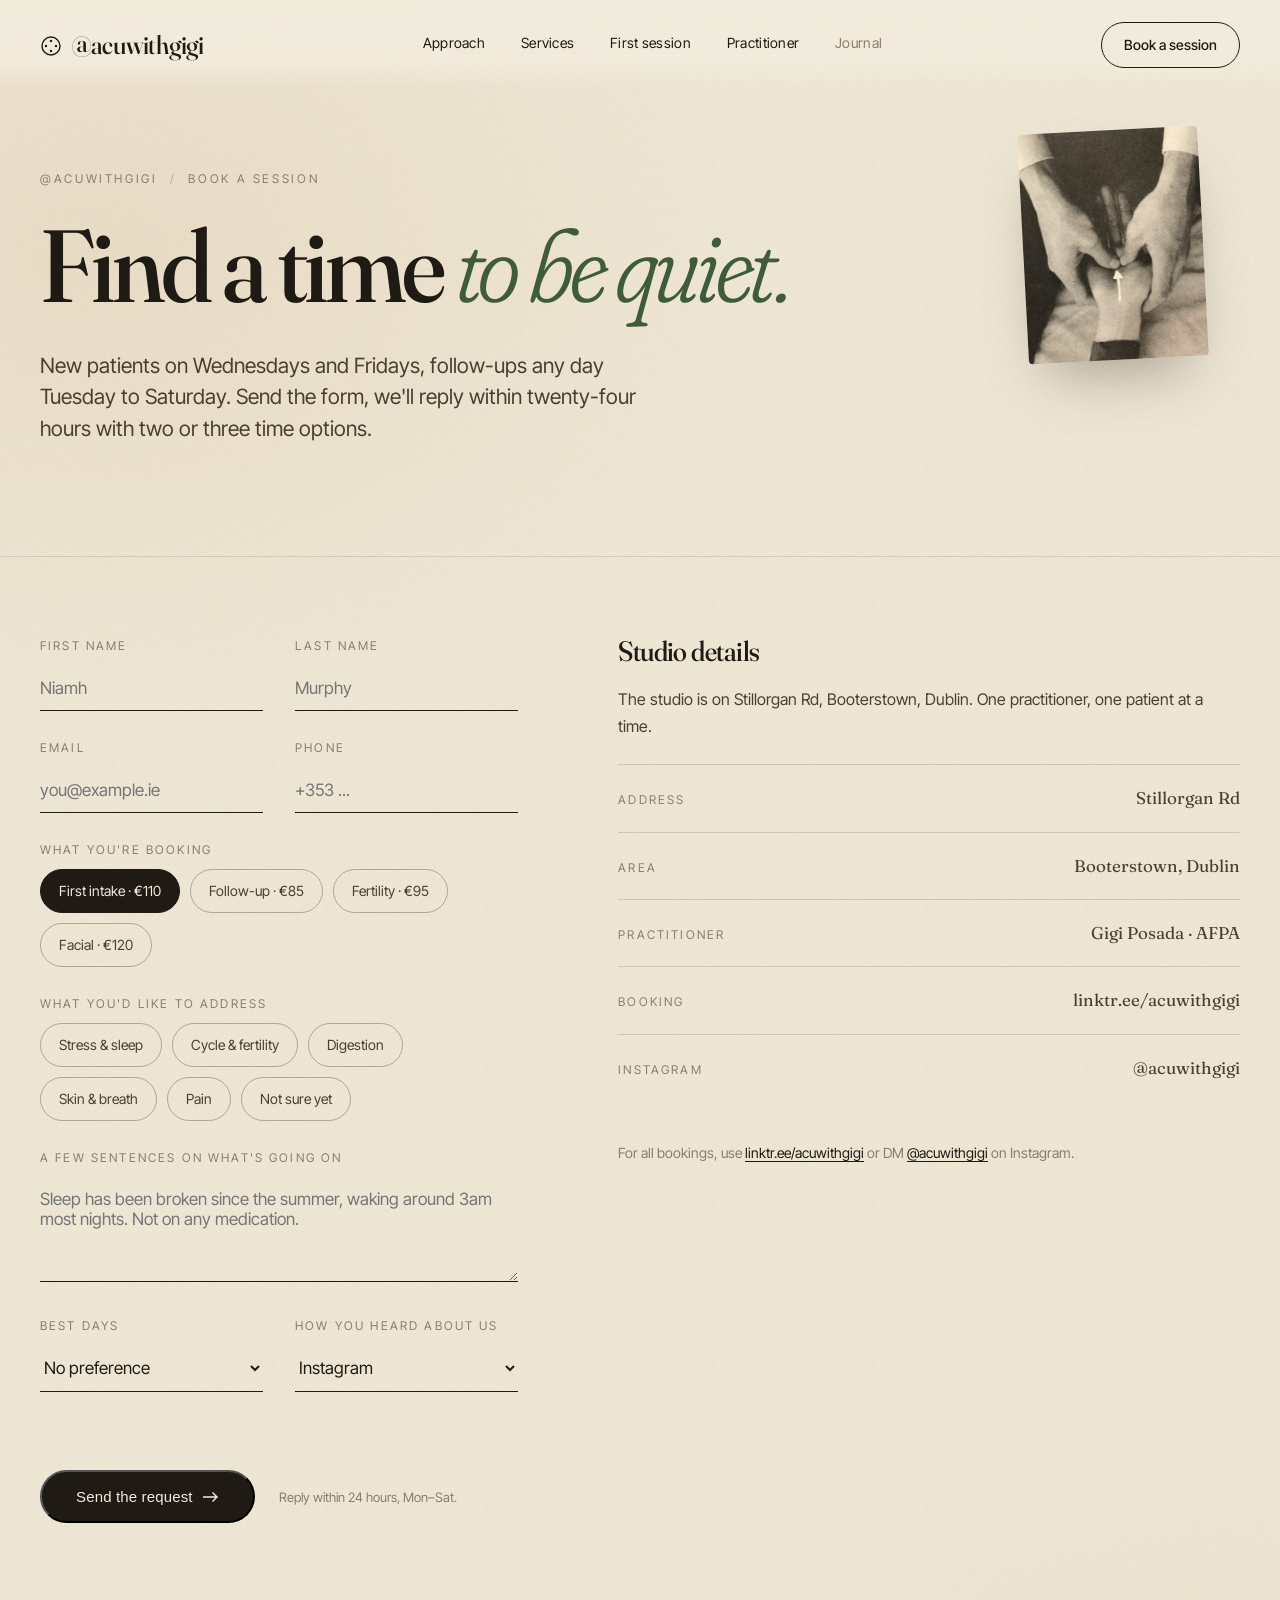
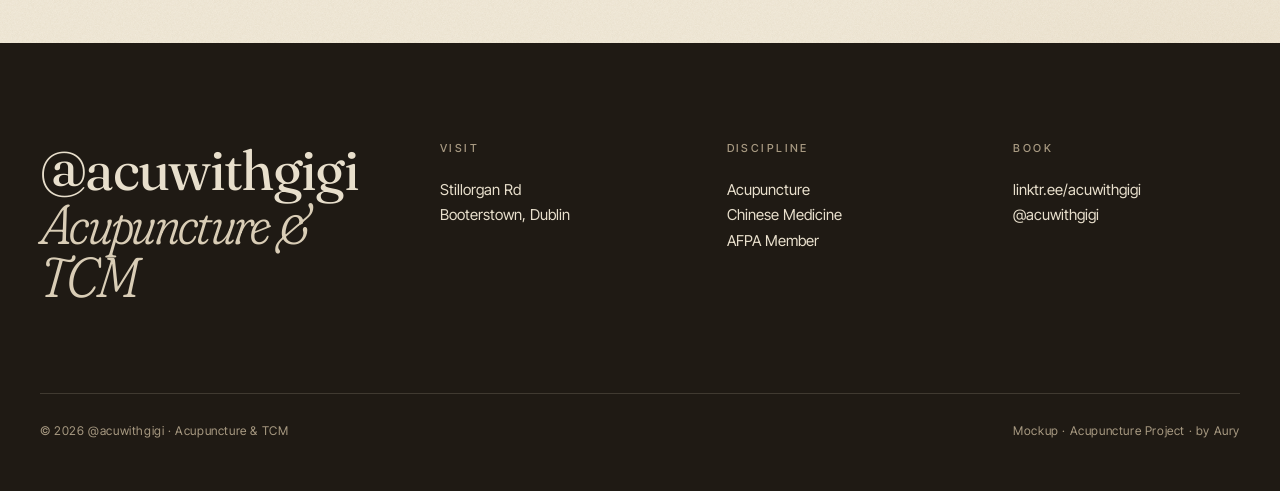
<file: book.html>
<!DOCTYPE html>
<html lang="en">
<head>
<meta charset="UTF-8">
<meta name="viewport" content="width=device-width, initial-scale=1.0">
<title>Book — @acuwithgigi</title>
<link rel="preconnect" href="https://fonts.googleapis.com">
<link rel="preconnect" href="https://fonts.gstatic.com" crossorigin>
<link href="https://fonts.googleapis.com/css2?family=Fraunces:ital,opsz,wght,SOFT@0,9..144,300..900,0..100;1,9..144,300..900,0..100&family=Inter+Tight:wght@300;400;500;600&display=swap" rel="stylesheet">
<link rel="stylesheet" href="styles.css">

<!-- SEO -->
<meta name="description" content="Book an acupuncture session in Stillorgan Rd, Booterstown, Dublin. New patients on Wednesdays and Fridays. €110 first intake, €85 follow-up.">
<link rel="canonical" href="https://henrylopez-del.github.io/orion-acupuncture/book.html">
<meta name="robots" content="index, follow, max-image-preview:large">
<meta name="author" content="Gigi · @acuwithgigi">
<meta name="theme-color" content="#F2EBDC">
<link rel="icon" type="image/svg+xml" href="favicon.svg">
<link rel="apple-touch-icon" href="favicon.svg">

<!-- Open Graph -->
<meta property="og:type" content="website">
<meta property="og:url" content="https://henrylopez-del.github.io/orion-acupuncture/book.html">
<meta property="og:title" content="Book a session | @acuwithgigi — Acupuncture in Dublin">
<meta property="og:description" content="Book an acupuncture session in Stillorgan Rd, Booterstown, Dublin. New patients Wed & Fri. Reply within 24 hours.">
<meta property="og:image" content="https://henrylopez-del.github.io/orion-acupuncture/img/hero-needles.jpg">
<meta property="og:site_name" content="@acuwithgigi — Acupuncture & TCM Dublin">
<meta property="og:locale" content="en_IE">

<!-- Twitter -->
<meta name="twitter:card" content="summary_large_image">
<meta name="twitter:title" content="Book a session | @acuwithgigi — Acupuncture in Dublin">
<meta name="twitter:description" content="Book an acupuncture session in Stillorgan Rd, Booterstown, Dublin. New patients Wed & Fri.">
<meta name="twitter:image" content="https://henrylopez-del.github.io/orion-acupuncture/img/hero-needles.jpg">

<!-- Geo -->
<meta name="geo.region" content="IE-L">
<meta name="geo.placename" content="Dublin, Ireland">
<meta name="geo.position" content="53.3070;-6.1981">
<meta name="ICBM" content="53.3070, -6.1981">

<!-- Structured Data: LocalBusiness -->
<script type="application/ld+json">
{"@context":"https://schema.org","@type":["MedicalBusiness","HealthAndBeautyBusiness"],"@id":"https://henrylopez-del.github.io/orion-acupuncture/#business","name":"@acuwithgigi — Acupuncture & TCM","url":"https://henrylopez-del.github.io/orion-acupuncture/","priceRange":"€€","medicalSpecialty":["Acupuncture","TraditionalChineseMedicine"],"address":{"@type":"PostalAddress","streetAddress":"Stillorgan Rd","addressLocality":"Booterstown, Dublin","postalCode":"","addressRegion":"Leinster","addressCountry":"IE"},"geo":{"@type":"GeoCoordinates","latitude":53.3070,"longitude":-6.1981},"areaServed":[{"@type":"City","name":"Dublin"},{"@type":"Country","name":"Ireland"}],"openingHoursSpecification":[{"@type":"OpeningHoursSpecification","dayOfWeek":["Tuesday","Wednesday","Thursday","Friday"],"opens":"09:00","closes":"19:00"},{"@type":"OpeningHoursSpecification","dayOfWeek":"Saturday","opens":"10:00","closes":"16:00"}],"potentialAction":{"@type":"ReserveAction","target":"https://henrylopez-del.github.io/orion-acupuncture/book.html","name":"Book a session","actionStatus":"PotentialActionStatus"}}
</script>

<!-- Structured Data: BreadcrumbList -->
<script type="application/ld+json">
{"@context":"https://schema.org","@type":"BreadcrumbList","itemListElement":[{"@type":"ListItem","position":1,"name":"Home","item":"https://henrylopez-del.github.io/orion-acupuncture/"},{"@type":"ListItem","position":2,"name":"Book","item":"https://henrylopez-del.github.io/orion-acupuncture/book.html"}]}
</script>

<!-- Structured Data: ContactPage -->
<script type="application/ld+json">
{"@context":"https://schema.org","@type":"ContactPage","name":"Book an acupuncture session in Dublin","url":"https://henrylopez-del.github.io/orion-acupuncture/book.html","about":{"@id":"https://henrylopez-del.github.io/orion-acupuncture/#business"}}
</script>
</head>
<body>

<svg width="0" height="0" style="position:absolute">
  <defs>
    <filter id="rough"><feTurbulence type="fractalNoise" baseFrequency="0.04" numOctaves="2" seed="2"/><feDisplacementMap in="SourceGraphic" scale="3"/></filter>
    <filter id="paint"><feTurbulence type="fractalNoise" baseFrequency="0.06" numOctaves="2" seed="5"/><feDisplacementMap in="SourceGraphic" scale="5"/></filter>
  </defs>
</svg>

<nav class="top">
  <a href="index.html" class="brand">
    <svg class="brand-mark" viewBox="0 0 22 22">
      <circle cx="11" cy="11" r="9" fill="none" stroke="#1F1A14" stroke-width="1.4"/>
      <circle cx="11" cy="6" r="1.2" fill="#1F1A14"/>
      <circle cx="16" cy="11" r="1.2" fill="#1F1A14"/>
      <circle cx="11" cy="16" r="1.2" fill="#1F1A14"/>
      <circle cx="6" cy="11" r="1.2" fill="#1F1A14"/>
    </svg>
    @acuwithgigi
  </a>
  <div class="links">
    <a href="approach.html">Approach</a>
    <a href="services.html">Services</a>
    <a href="first-session.html">First session</a>
    <a href="practitioner.html">Practitioner</a>
    <a href="#" class="muted">Journal</a>
  </div>
  <a href="book.html" class="btn-book active">Book a session</a>
</nav>


<div class="tiktok-container">
<section class="page-hero">
  <div class="wrap">
    <div class="crumb">
      <a href="index.html">@acuwithgigi</a><span class="crumb-sep">/</span><span>Book a session</span>
    </div>
    <h1 class="wood" style="max-width: 880px;">Find a time <em>to be quiet.</em></h1>
    <p class="lede" style="max-width: 620px;">New patients on Wednesdays and Fridays, follow-ups any day Tuesday to Saturday. Send the form, we'll reply within twenty-four hours with two or three time options.</p>
  </div>
  <div class="page-hero-photo hands small"></div>
</section>

<section class="book-form-wrap">
  <div class="wrap">
    <div class="book-form-grid">

      <div class="book-form">
        <form onsubmit="event.preventDefault(); alert('Mockup form — not wired yet.');">

          <div class="row-2">
            <div class="field">
              <label for="first">First name</label>
              <input id="first" type="text" placeholder="Niamh" required>
            </div>
            <div class="field">
              <label for="last">Last name</label>
              <input id="last" type="text" placeholder="Murphy" required>
            </div>
          </div>

          <div class="row-2">
            <div class="field">
              <label for="email">Email</label>
              <input id="email" type="email" placeholder="you@example.ie" required>
            </div>
            <div class="field">
              <label for="phone">Phone</label>
              <input id="phone" type="tel" placeholder="+353 ...">
            </div>
          </div>

          <div class="field">
            <label>What you're booking</label>
            <div class="pill-group">
              <span class="pill selected">First intake · €110</span>
              <span class="pill">Follow-up · €85</span>
              <span class="pill">Fertility · €95</span>
              <span class="pill">Facial · €120</span>
            </div>
          </div>

          <div class="field">
            <label>What you'd like to address</label>
            <div class="pill-group">
              <span class="pill">Stress & sleep</span>
              <span class="pill">Cycle & fertility</span>
              <span class="pill">Digestion</span>
              <span class="pill">Skin & breath</span>
              <span class="pill">Pain</span>
              <span class="pill">Not sure yet</span>
            </div>
          </div>

          <div class="field">
            <label for="notes">A few sentences on what's going on</label>
            <textarea id="notes" rows="4" placeholder="Sleep has been broken since the summer, waking around 3am most nights. Not on any medication."></textarea>
          </div>

          <div class="row-2">
            <div class="field">
              <label for="when">Best days</label>
              <select id="when">
                <option>No preference</option>
                <option>Weekday mornings</option>
                <option>Weekday afternoons</option>
                <option>Weekday evenings after 5</option>
                <option>Saturdays</option>
              </select>
            </div>
            <div class="field">
              <label for="how">How you heard about us</label>
              <select id="how">
                <option>Instagram</option>
                <option>A friend</option>
                <option>Google</option>
                <option>Referral from another practitioner</option>
                <option>Other</option>
              </select>
            </div>
          </div>

          <div class="submit-row">
            <button type="submit" class="btn-primary">
              Send the request
              <svg width="16" height="10" viewBox="0 0 16 10"><path d="M0 5h14M10 1l4 4-4 4" stroke="currentColor" stroke-width="1.4" fill="none" stroke-linecap="square"/></svg>
            </button>
            <span style="font-size:13px; color:var(--muted);">Reply within 24 hours, Mon–Sat.</span>
          </div>

        </form>
      </div>

      <div class="book-info">
        <h3>Studio details</h3>
        <p>The studio is on Stillorgan Rd, Booterstown, Dublin. One practitioner, one patient at a time.</p>

        <div class="info-row">
          <span class="info-label">Address</span>
          <span class="info-value">Stillorgan Rd</span>
        </div>
        <div class="info-row">
          <span class="info-label">Area</span>
          <span class="info-value">Booterstown, Dublin</span>
        </div>
        <div class="info-row">
          <span class="info-label">Practitioner</span>
          <span class="info-value">Gigi Posada · AFPA</span>
        </div>
        <div class="info-row">
          <span class="info-label">Booking</span>
          <span class="info-value">linktr.ee/acuwithgigi</span>
        </div>
        <div class="info-row">
          <span class="info-label">Instagram</span>
          <span class="info-value">@acuwithgigi</span>
        </div>
        <p style="margin-top: 40px; font-size: 14px; color: var(--muted);">For all bookings, use <a href="https://linktr.ee/acuwithgigi" style="color: var(--ink); border-bottom: 1px solid var(--ink);">linktr.ee/acuwithgigi</a> or DM <a href="https://instagram.com/acuwithgigi" style="color: var(--ink); border-bottom: 1px solid var(--ink);">@acuwithgigi</a> on Instagram.</p>
      </div>

    </div>
  </div>
</section>

<footer>
  <div class="wrap">
    <div class="foot-grid">
      <div class="foot-brand">@acuwithgigi<em>Acupuncture & TCM</em></div>
      <div class="foot-col"><h4>Visit</h4><p>Stillorgan Rd<br>Booterstown, Dublin</p></div>
      <div class="foot-col"><h4>Discipline</h4><p>Acupuncture<br>Chinese Medicine<br>AFPA Member</p></div>
      <div class="foot-col"><h4>Book</h4>
        <a href="https://linktr.ee/acuwithgigi" target="_blank" rel="noopener">linktr.ee/acuwithgigi</a>
        <a href="https://instagram.com/acuwithgigi" target="_blank" rel="noopener">@acuwithgigi</a>
      </div>
    </div>
    <div class="foot-bottom">
      <span>© 2026 @acuwithgigi · Acupuncture & TCM</span>
      <span>Mockup · Acupuncture Project · by Aury</span>
    </div>
  </div>
</footer>
</div>

<script>
// Pill toggle for mockup
document.querySelectorAll('.pill-group').forEach(group => {
  group.addEventListener('click', e => {
    if (!e.target.classList.contains('pill')) return;
    const firstField = group.closest('.field');
    if (firstField && firstField.querySelector('label').textContent.includes("booking")) {
      group.querySelectorAll('.pill').forEach(p => p.classList.remove('selected'));
      e.target.classList.add('selected');
    } else {
      e.target.classList.toggle('selected');
    }
  });
});
</script>

</body>
</html>
</file>
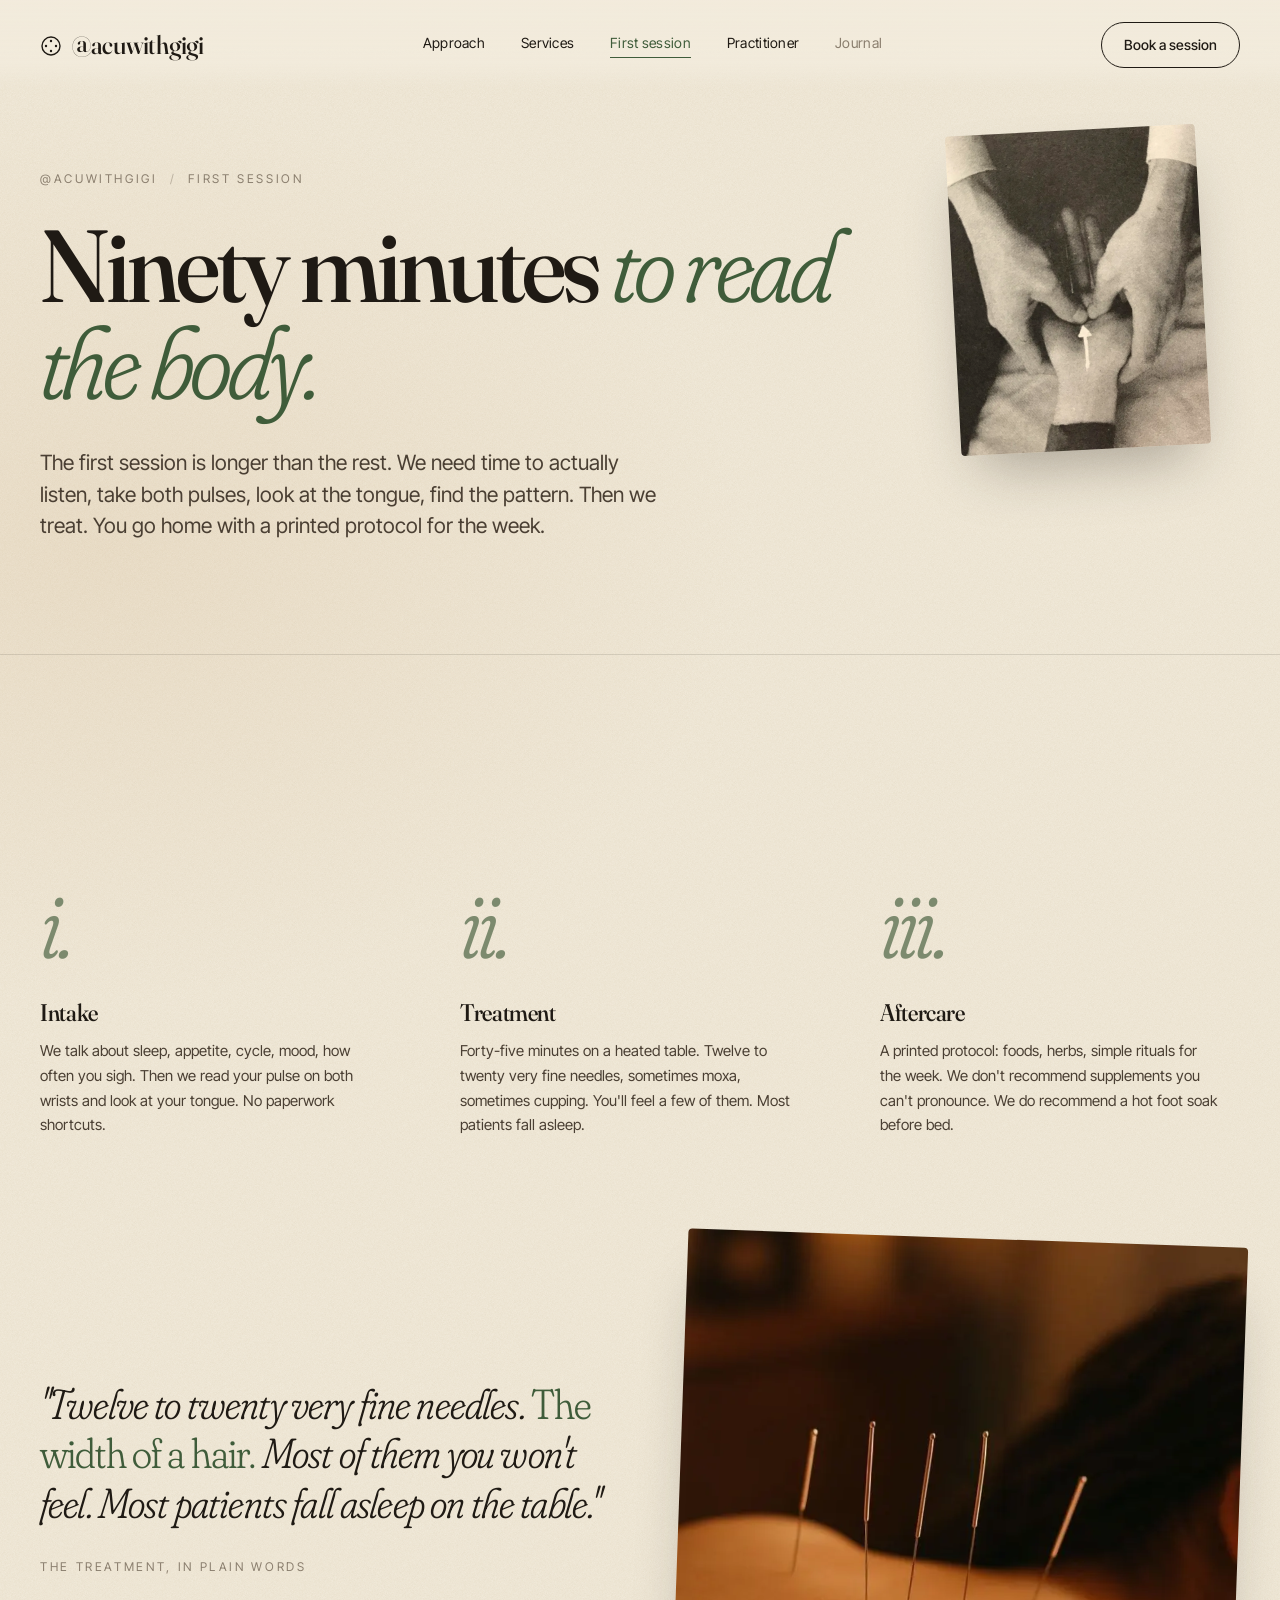
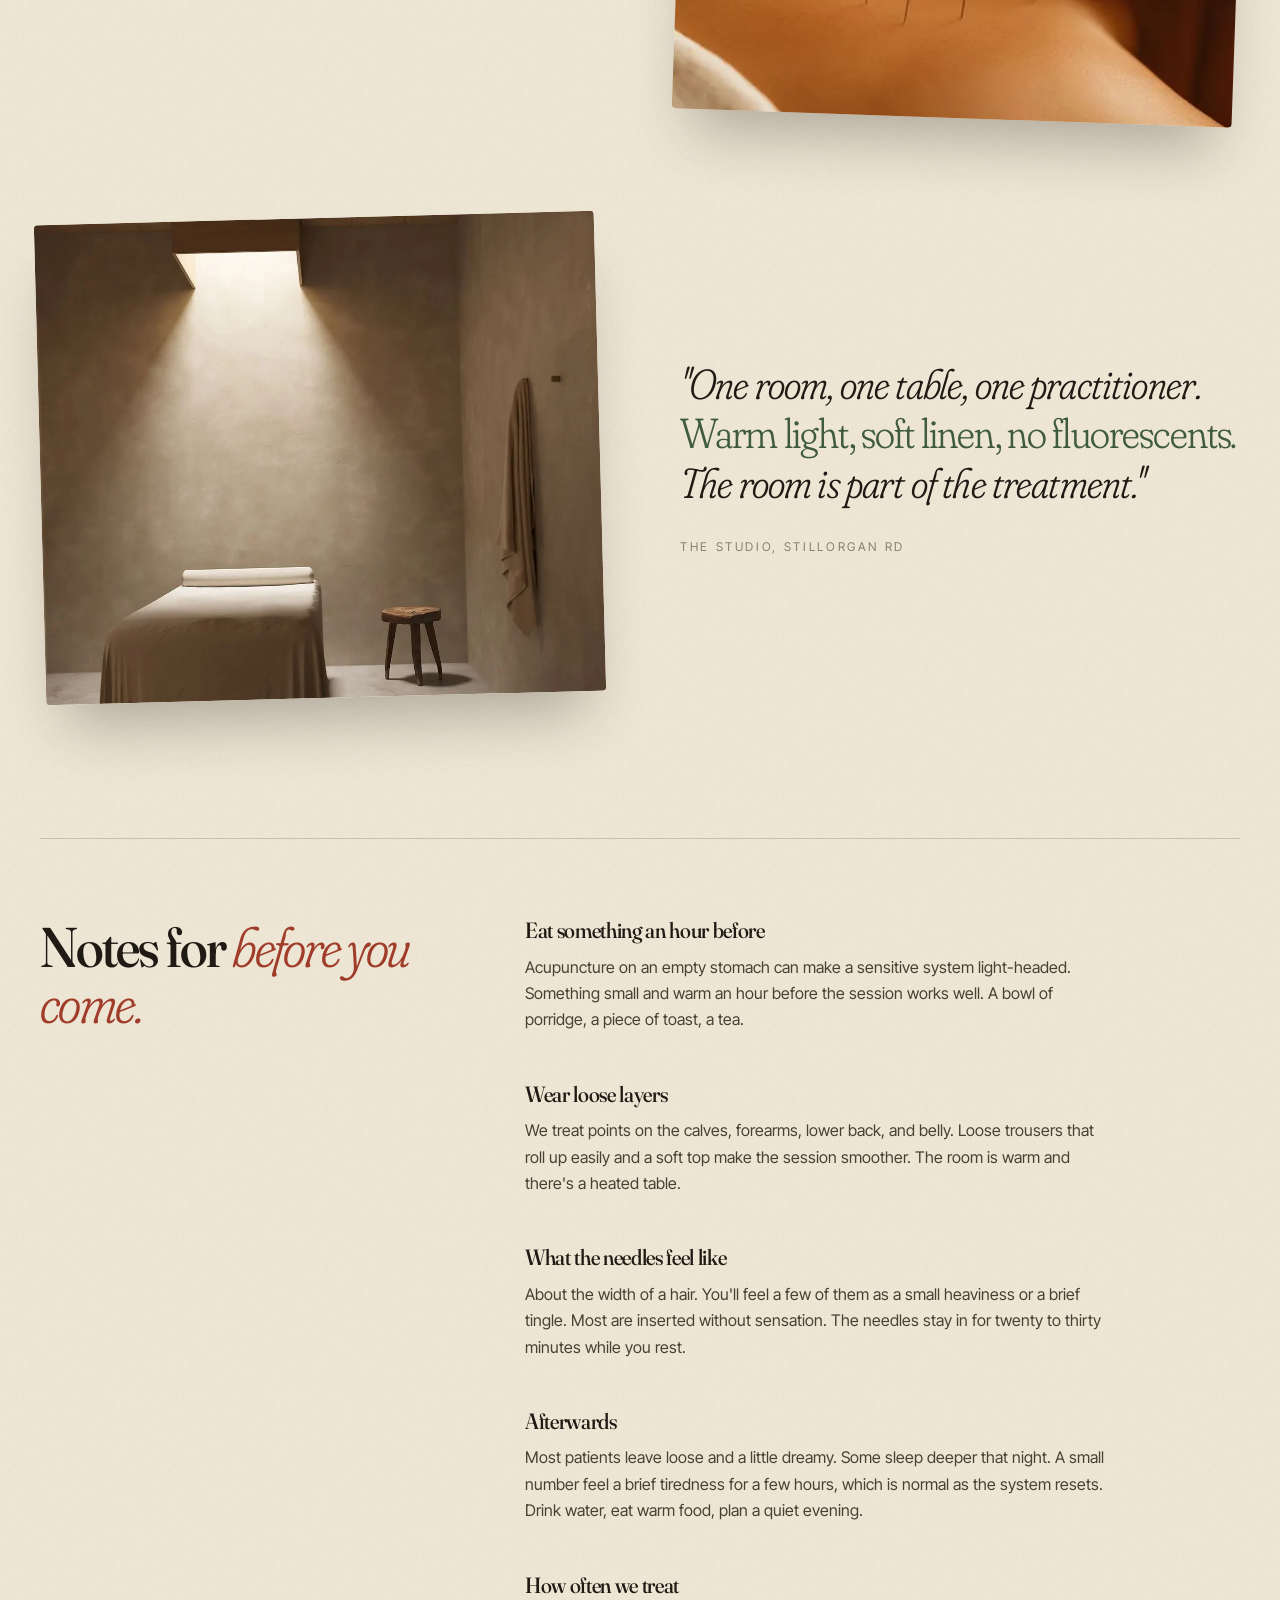
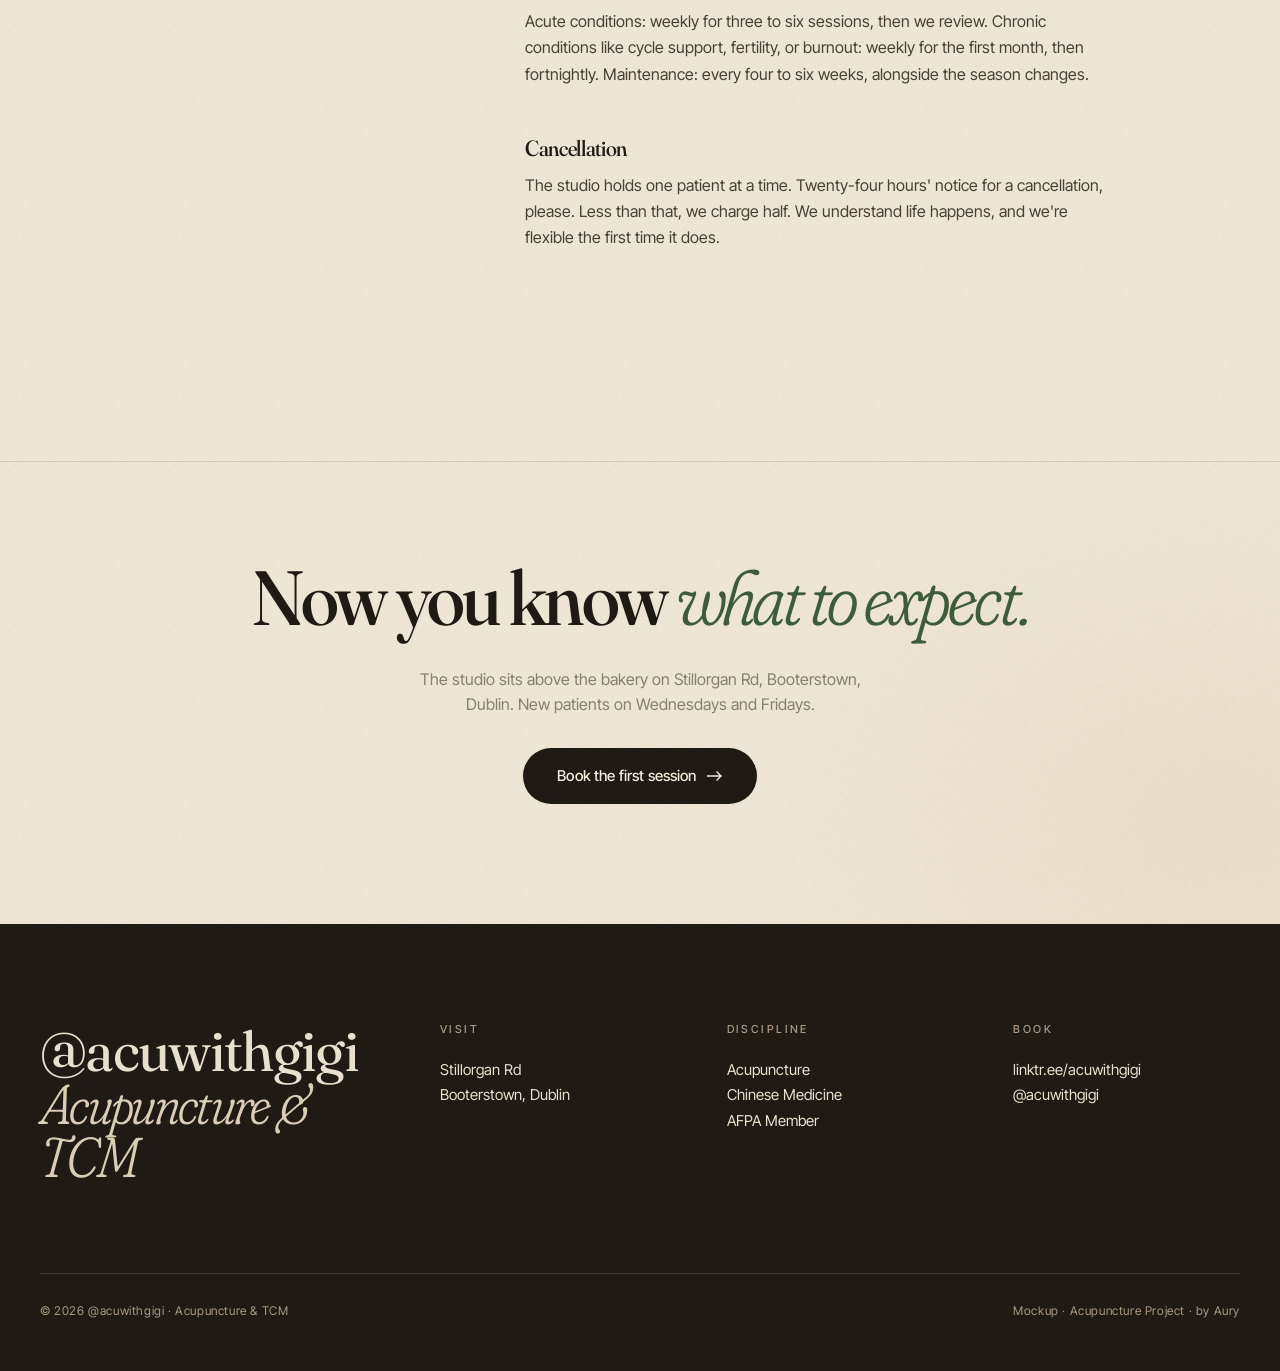
<file: first-session.html>
<!DOCTYPE html>
<html lang="en">
<head>
<meta charset="UTF-8">
<meta name="viewport" content="width=device-width, initial-scale=1.0">
<title>First session — @acuwithgigi</title>
<link rel="preconnect" href="https://fonts.googleapis.com">
<link rel="preconnect" href="https://fonts.gstatic.com" crossorigin>
<link href="https://fonts.googleapis.com/css2?family=Fraunces:ital,opsz,wght,SOFT@0,9..144,300..900,0..100;1,9..144,300..900,0..100&family=Inter+Tight:wght@300;400;500;600&display=swap" rel="stylesheet">
<link rel="stylesheet" href="styles.css">

<!-- SEO -->
<meta name="description" content="What ninety minutes of first acupuncture intake looks like at a boutique TCM studio in Dublin. Pulse, tongue, treatment, printed protocol for the week.">
<link rel="canonical" href="https://henrylopez-del.github.io/orion-acupuncture/first-session.html">
<meta name="robots" content="index, follow, max-image-preview:large">
<meta name="author" content="Gigi · @acuwithgigi">
<meta name="theme-color" content="#F2EBDC">
<link rel="icon" type="image/svg+xml" href="favicon.svg">
<link rel="apple-touch-icon" href="favicon.svg">

<!-- Open Graph -->
<meta property="og:type" content="article">
<meta property="og:url" content="https://henrylopez-del.github.io/orion-acupuncture/first-session.html">
<meta property="og:title" content="Your first acupuncture session | @acuwithgigi">
<meta property="og:description" content="Ninety minutes to read the body. What to expect on a first visit to a boutique TCM studio in Dublin 2.">
<meta property="og:image" content="https://henrylopez-del.github.io/orion-acupuncture/img/hero-needles.jpg">
<meta property="og:site_name" content="@acuwithgigi — Acupuncture & TCM Dublin">
<meta property="og:locale" content="en_IE">

<!-- Twitter -->
<meta name="twitter:card" content="summary_large_image">
<meta name="twitter:title" content="Your first acupuncture session | @acuwithgigi">
<meta name="twitter:description" content="Ninety minutes to read the body. What to expect on a first visit.">
<meta name="twitter:image" content="https://henrylopez-del.github.io/orion-acupuncture/img/hero-needles.jpg">

<!-- Geo -->
<meta name="geo.region" content="IE-L">
<meta name="geo.placename" content="Dublin, Ireland">
<meta name="geo.position" content="53.3070;-6.1981">
<meta name="ICBM" content="53.3070, -6.1981">

<!-- Structured Data: LocalBusiness -->
<script type="application/ld+json">
{"@context":"https://schema.org","@type":["MedicalBusiness","HealthAndBeautyBusiness"],"@id":"https://henrylopez-del.github.io/orion-acupuncture/#business","name":"@acuwithgigi — Acupuncture & TCM","url":"https://henrylopez-del.github.io/orion-acupuncture/","priceRange":"€€","medicalSpecialty":["Acupuncture","TraditionalChineseMedicine"],"address":{"@type":"PostalAddress","streetAddress":"Stillorgan Rd","addressLocality":"Booterstown, Dublin","postalCode":"","addressRegion":"Leinster","addressCountry":"IE"},"geo":{"@type":"GeoCoordinates","latitude":53.3070,"longitude":-6.1981},"areaServed":[{"@type":"City","name":"Dublin"},{"@type":"Country","name":"Ireland"}],"openingHoursSpecification":[{"@type":"OpeningHoursSpecification","dayOfWeek":["Tuesday","Wednesday","Thursday","Friday"],"opens":"09:00","closes":"19:00"},{"@type":"OpeningHoursSpecification","dayOfWeek":"Saturday","opens":"10:00","closes":"16:00"}]}
</script>

<!-- Structured Data: BreadcrumbList -->
<script type="application/ld+json">
{"@context":"https://schema.org","@type":"BreadcrumbList","itemListElement":[{"@type":"ListItem","position":1,"name":"Home","item":"https://henrylopez-del.github.io/orion-acupuncture/"},{"@type":"ListItem","position":2,"name":"First session","item":"https://henrylopez-del.github.io/orion-acupuncture/first-session.html"}]}
</script>

<!-- Structured Data: HowTo (first session walkthrough) -->
<script type="application/ld+json">
{"@context":"https://schema.org","@type":"HowTo","name":"Your first acupuncture session at @acuwithgigi","description":"What to expect during a first ninety-minute acupuncture intake in Dublin.","totalTime":"PT90M","step":[{"@type":"HowToStep","position":1,"name":"Intake","text":"We talk about sleep, appetite, cycle, mood. Then we read your pulse on both wrists and look at your tongue."},{"@type":"HowToStep","position":2,"name":"Treatment","text":"Forty-five minutes on a heated table. Twelve to twenty fine needles, sometimes moxa, sometimes cupping."},{"@type":"HowToStep","position":3,"name":"Aftercare","text":"A printed protocol of foods, herbs and simple rituals for the week ahead."}]}
</script>
</head>
<body>

<svg width="0" height="0" style="position:absolute">
  <defs>
    <filter id="rough"><feTurbulence type="fractalNoise" baseFrequency="0.04" numOctaves="2" seed="2"/><feDisplacementMap in="SourceGraphic" scale="3"/></filter>
    <filter id="paint"><feTurbulence type="fractalNoise" baseFrequency="0.06" numOctaves="2" seed="5"/><feDisplacementMap in="SourceGraphic" scale="5"/></filter>
  </defs>
</svg>

<nav class="top">
  <a href="index.html" class="brand">
    <svg class="brand-mark" viewBox="0 0 22 22">
      <circle cx="11" cy="11" r="9" fill="none" stroke="#1F1A14" stroke-width="1.4"/>
      <circle cx="11" cy="6" r="1.2" fill="#1F1A14"/>
      <circle cx="16" cy="11" r="1.2" fill="#1F1A14"/>
      <circle cx="11" cy="16" r="1.2" fill="#1F1A14"/>
      <circle cx="6" cy="11" r="1.2" fill="#1F1A14"/>
    </svg>
    @acuwithgigi
  </a>
  <div class="links">
    <a href="approach.html">Approach</a>
    <a href="services.html">Services</a>
    <a href="first-session.html" class="active">First session</a>
    <a href="practitioner.html">Practitioner</a>
    <a href="#" class="muted">Journal</a>
  </div>
  <a href="book.html" class="btn-book">Book a session</a>
</nav>


<div class="tiktok-container">
<section class="page-hero">
  <div class="wrap">
    <div class="crumb">
      <a href="index.html">@acuwithgigi</a><span class="crumb-sep">/</span><span>First session</span>
    </div>
    <h1 class="wood" style="max-width: 880px;">Ninety minutes <em>to read the body.</em></h1>
    <p class="lede" style="max-width: 620px;">The first session is longer than the rest. We need time to actually listen, take both pulses, look at the tongue, find the pattern. Then we treat. You go home with a printed protocol for the week.</p>
  </div>
  <div class="page-hero-photo hands"></div>
</section>

<section class="first">
  <div class="wrap">
    <div class="steps">
      <div class="step-card">
        <div class="step-num">i.</div>
        <h3 class="step-title">Intake</h3>
        <p class="step-text">We talk about sleep, appetite, cycle, mood, how often you sigh. Then we read your pulse on both wrists and look at your tongue. No paperwork shortcuts.</p>
      </div>
      <div class="step-card">
        <div class="step-num">ii.</div>
        <h3 class="step-title">Treatment</h3>
        <p class="step-text">Forty-five minutes on a heated table. Twelve to twenty very fine needles, sometimes moxa, sometimes cupping. You'll feel a few of them. Most patients fall asleep.</p>
      </div>
      <div class="step-card">
        <div class="step-num">iii.</div>
        <h3 class="step-title">Aftercare</h3>
        <p class="step-text">A printed protocol: foods, herbs, simple rituals for the week. We don't recommend supplements you can't pronounce. We do recommend a hot foot soak before bed.</p>
      </div>
    </div>

    <div class="photo-inset flip">
      <div class="caption-block">
        <p class="quote">"Twelve to twenty very fine needles. <em>The width of a hair.</em> Most of them you won't feel. Most patients fall asleep on the table."</p>
        <p class="small-meta">The treatment, in plain words</p>
      </div>
      <div class="img needles"></div>
    </div>

    <div class="photo-inset" style="margin: 40px 0 60px;">
      <div class="img treatment-room"></div>
      <div class="caption-block">
        <p class="quote">"One room, one table, one practitioner. <em>Warm light, soft linen, no fluorescents.</em> The room is part of the treatment."</p>
        <p class="small-meta">The studio, Stillorgan Rd</p>
      </div>
    </div>

    <div class="notes">
      <div>
        <h2>Notes for <em>before you come.</em></h2>
      </div>
      <div>
        <div class="note-block">
          <h3>Eat something an hour before</h3>
          <p>Acupuncture on an empty stomach can make a sensitive system light-headed. Something small and warm an hour before the session works well. A bowl of porridge, a piece of toast, a tea.</p>
        </div>

        <div class="note-block">
          <h3>Wear loose layers</h3>
          <p>We treat points on the calves, forearms, lower back, and belly. Loose trousers that roll up easily and a soft top make the session smoother. The room is warm and there's a heated table.</p>
        </div>

        <div class="note-block">
          <h3>What the needles feel like</h3>
          <p>About the width of a hair. You'll feel a few of them as a small heaviness or a brief tingle. Most are inserted without sensation. The needles stay in for twenty to thirty minutes while you rest.</p>
        </div>

        <div class="note-block">
          <h3>Afterwards</h3>
          <p>Most patients leave loose and a little dreamy. Some sleep deeper that night. A small number feel a brief tiredness for a few hours, which is normal as the system resets. Drink water, eat warm food, plan a quiet evening.</p>
        </div>

        <div class="note-block">
          <h3>How often we treat</h3>
          <p>Acute conditions: weekly for three to six sessions, then we review. Chronic conditions like cycle support, fertility, or burnout: weekly for the first month, then fortnightly. Maintenance: every four to six weeks, alongside the season changes.</p>
        </div>

        <div class="note-block">
          <h3>Cancellation</h3>
          <p>The studio holds one patient at a time. Twenty-four hours' notice for a cancellation, please. Less than that, we charge half. We understand life happens, and we're flexible the first time it does.</p>
        </div>
      </div>
    </div>
  </div>
</section>

<section class="book-teaser">
  <div class="wrap">
    <h2>Now you know <em>what to expect.</em></h2>
    <p>The studio sits above the bakery on Stillorgan Rd, Booterstown, Dublin. New patients on Wednesdays and Fridays.</p>
    <a href="book.html" class="btn-primary">
      Book the first session
      <svg width="16" height="10" viewBox="0 0 16 10"><path d="M0 5h14M10 1l4 4-4 4" stroke="currentColor" stroke-width="1.4" fill="none" stroke-linecap="square"/></svg>
    </a>
  </div>
</section>

<footer>
  <div class="wrap">
    <div class="foot-grid">
      <div class="foot-brand">@acuwithgigi<em>Acupuncture & TCM</em></div>
      <div class="foot-col"><h4>Visit</h4><p>Stillorgan Rd<br>Booterstown, Dublin</p></div>
      <div class="foot-col"><h4>Discipline</h4><p>Acupuncture<br>Chinese Medicine<br>AFPA Member</p></div>
      <div class="foot-col"><h4>Book</h4>
        <a href="https://linktr.ee/acuwithgigi" target="_blank" rel="noopener">linktr.ee/acuwithgigi</a>
        <a href="https://instagram.com/acuwithgigi" target="_blank" rel="noopener">@acuwithgigi</a>
      </div>
    </div>
    <div class="foot-bottom">
      <span>© 2026 @acuwithgigi · Acupuncture & TCM</span>
      <span>Mockup · Acupuncture Project · by Aury</span>
    </div>
  </div>
</footer>
</div>

</body>
</html>
</file>
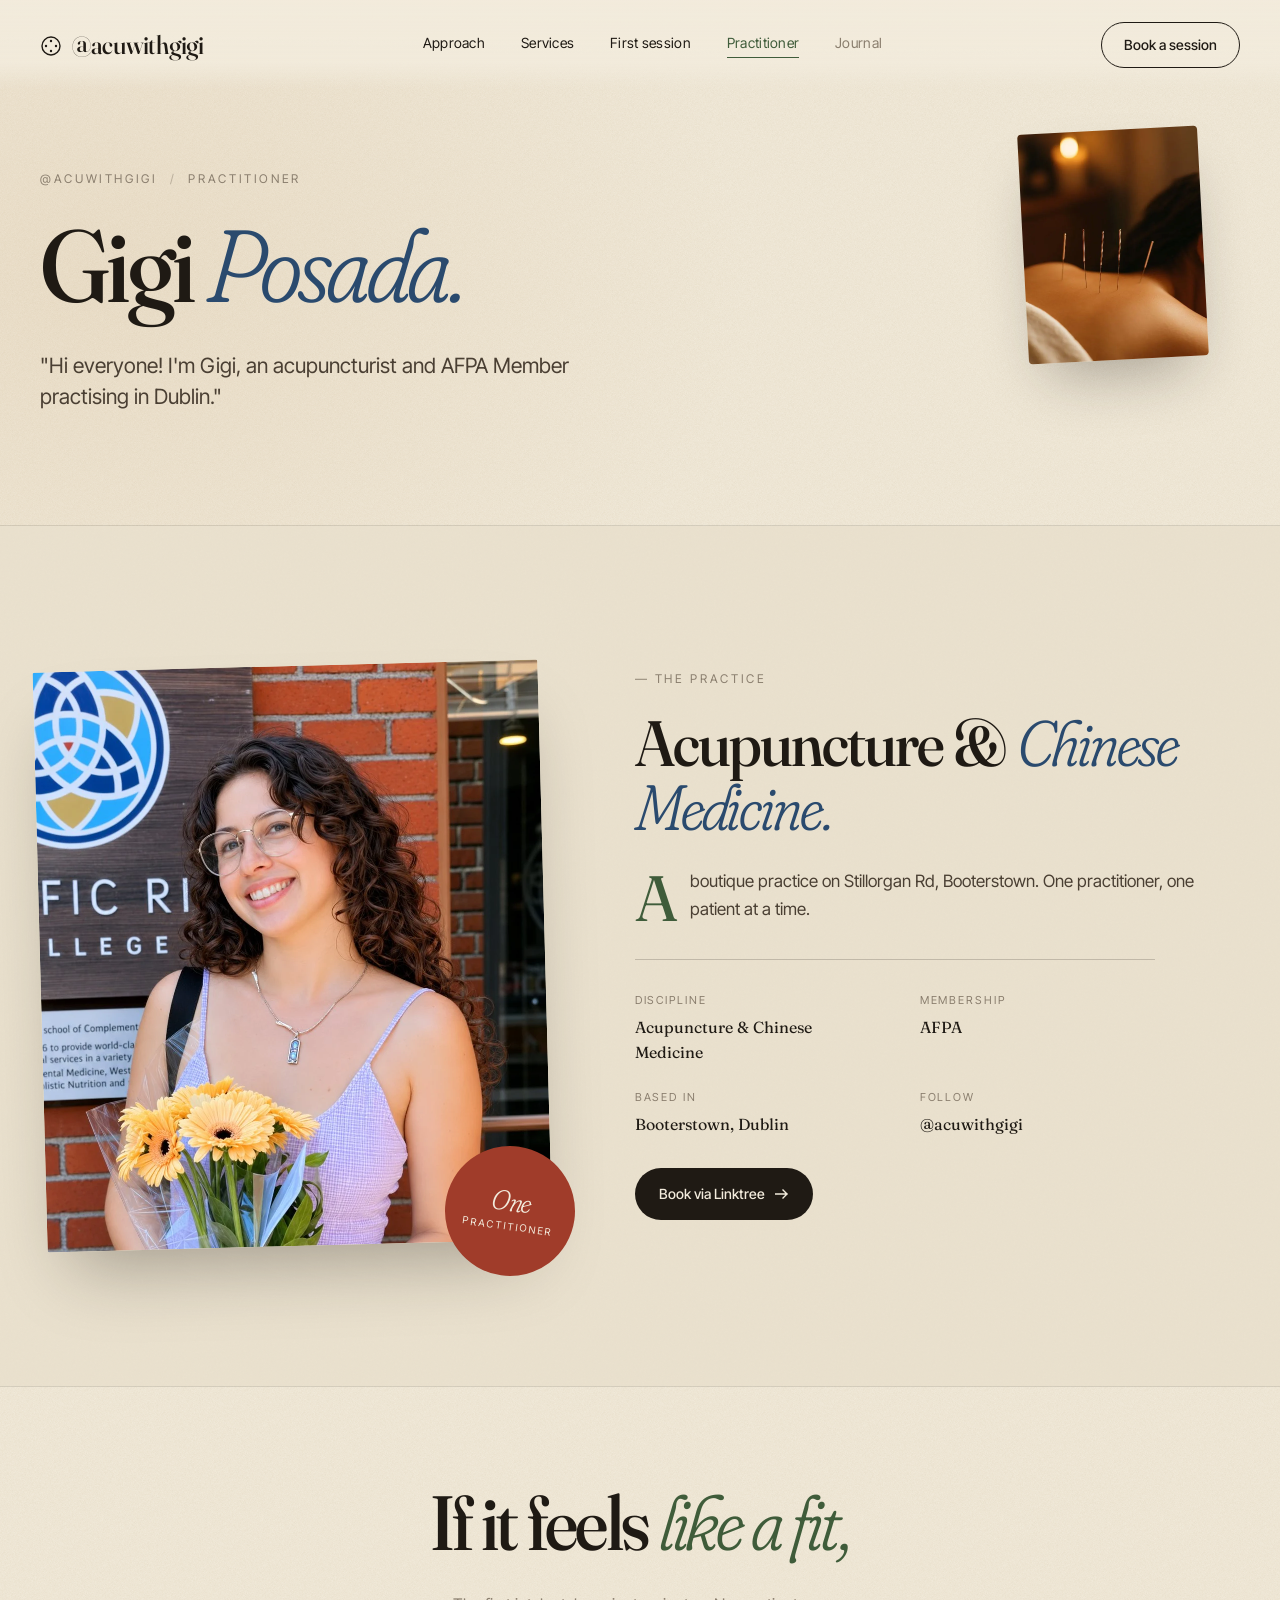
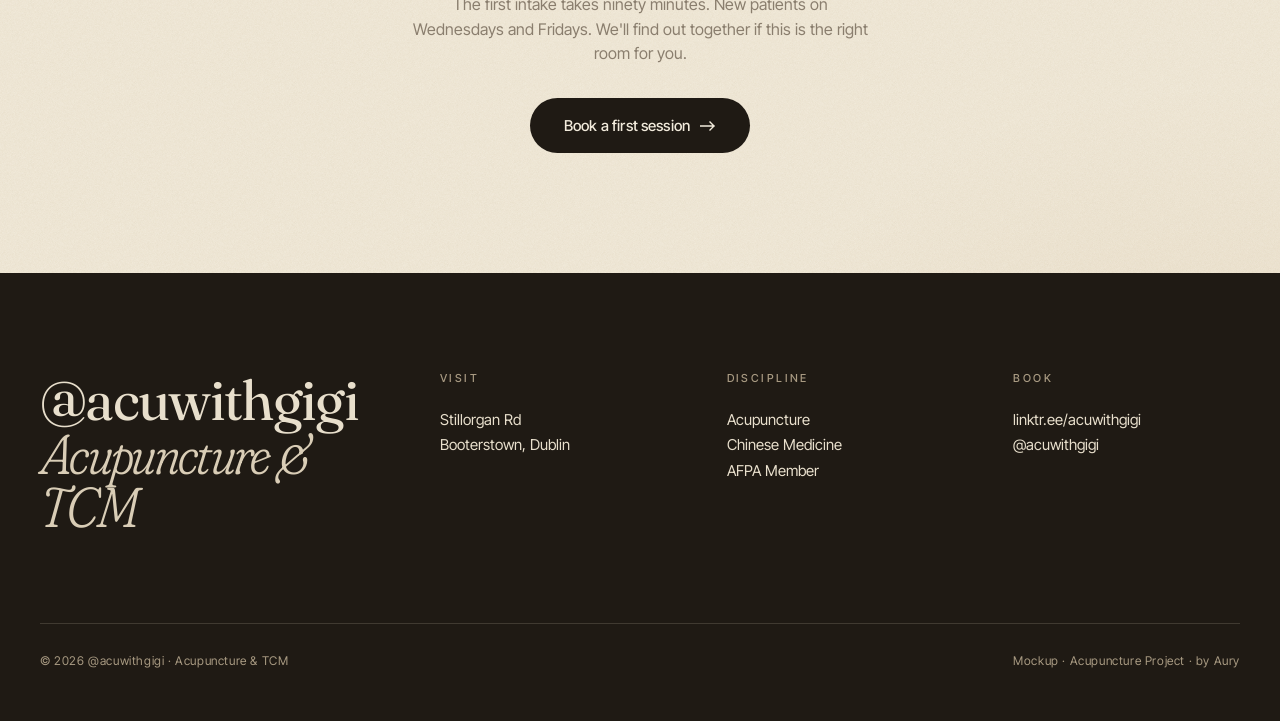
<file: practitioner.html>
<!DOCTYPE html>
<html lang="en">
<head>
<meta charset="UTF-8">
<meta name="viewport" content="width=device-width, initial-scale=1.0">
<title>Practitioner — @acuwithgigi</title>
<link rel="preconnect" href="https://fonts.googleapis.com">
<link rel="preconnect" href="https://fonts.gstatic.com" crossorigin>
<link href="https://fonts.googleapis.com/css2?family=Fraunces:ital,opsz,wght,SOFT@0,9..144,300..900,0..100;1,9..144,300..900,0..100&family=Inter+Tight:wght@300;400;500;600&display=swap" rel="stylesheet">
<link rel="stylesheet" href="styles.css">

<!-- SEO -->
<meta name="description" content="Gigi · @acuwithgigi. Acupuncturist and AFPA Member practising in Booterstown, Dublin.">
<link rel="canonical" href="https://henrylopez-del.github.io/orion-acupuncture/practitioner.html">
<meta name="robots" content="index, follow, max-image-preview:large">
<meta name="author" content="Gigi · @acuwithgigi">
<meta name="theme-color" content="#F2EBDC">
<link rel="icon" type="image/svg+xml" href="favicon.svg">
<link rel="apple-touch-icon" href="favicon.svg">

<!-- Open Graph -->
<meta property="og:type" content="profile">
<meta property="og:url" content="https://henrylopez-del.github.io/orion-acupuncture/practitioner.html">
<meta property="og:title" content="Meet Gigi · @acuwithgigi | @acuwithgigi">
<meta property="og:description" content="Acupuncturist and AFPA Member practising in Booterstown, Dublin.">
<meta property="og:image" content="https://henrylopez-del.github.io/orion-acupuncture/img/hero-needles.jpg">
<meta property="og:site_name" content="@acuwithgigi — Acupuncture & TCM Dublin">
<meta property="og:locale" content="en_IE">
<meta property="profile:first_name" content="Gigi">
<meta property="profile:last_name" content="Posada">

<!-- Twitter -->
<meta name="twitter:card" content="summary_large_image">
<meta name="twitter:title" content="Meet Gigi · @acuwithgigi | @acuwithgigi">
<meta name="twitter:description" content="Acupuncturist and AFPA Member, Booterstown Dublin.">
<meta name="twitter:image" content="https://henrylopez-del.github.io/orion-acupuncture/img/hero-needles.jpg">

<!-- Geo -->
<meta name="geo.region" content="IE-L">
<meta name="geo.placename" content="Dublin, Ireland">
<meta name="geo.position" content="53.3070;-6.1981">
<meta name="ICBM" content="53.3070, -6.1981">

<!-- Structured Data: LocalBusiness -->
<script type="application/ld+json">
{"@context":"https://schema.org","@type":["MedicalBusiness","HealthAndBeautyBusiness"],"@id":"https://henrylopez-del.github.io/orion-acupuncture/#business","name":"@acuwithgigi — Acupuncture & TCM","url":"https://henrylopez-del.github.io/orion-acupuncture/","priceRange":"€€","medicalSpecialty":["Acupuncture","TraditionalChineseMedicine"],"address":{"@type":"PostalAddress","streetAddress":"Stillorgan Rd","addressLocality":"Booterstown, Dublin","postalCode":"","addressRegion":"Leinster","addressCountry":"IE"},"geo":{"@type":"GeoCoordinates","latitude":53.3070,"longitude":-6.1981},"areaServed":[{"@type":"City","name":"Dublin"},{"@type":"Country","name":"Ireland"}],"openingHoursSpecification":[{"@type":"OpeningHoursSpecification","dayOfWeek":["Tuesday","Wednesday","Thursday","Friday"],"opens":"09:00","closes":"19:00"},{"@type":"OpeningHoursSpecification","dayOfWeek":"Saturday","opens":"10:00","closes":"16:00"}]}
</script>

<!-- Structured Data: BreadcrumbList -->
<script type="application/ld+json">
{"@context":"https://schema.org","@type":"BreadcrumbList","itemListElement":[{"@type":"ListItem","position":1,"name":"Home","item":"https://henrylopez-del.github.io/orion-acupuncture/"},{"@type":"ListItem","position":2,"name":"Practitioner","item":"https://henrylopez-del.github.io/orion-acupuncture/practitioner.html"}]}
</script>

<!-- Structured Data: Person (Gigi) -->
<script type="application/ld+json">
{"@context":"https://schema.org","@type":"Person","@id":"https://henrylopez-del.github.io/orion-acupuncture/practitioner.html#aoife","name":"Gigi Posada","jobTitle":"Acupuncturist","honorificSuffix":"M.Sc. TCM","worksFor":{"@id":"https://henrylopez-del.github.io/orion-acupuncture/#business"},"knowsAbout":["Acupuncture","Traditional Chinese Medicine"],"knowsLanguage":["English"],"memberOf":{"@type":"Organization","name":"AFPA · Acupuncture Foundation Professional Association"}}
</script>
</head>
<body>

<svg width="0" height="0" style="position:absolute">
  <defs>
    <filter id="rough"><feTurbulence type="fractalNoise" baseFrequency="0.04" numOctaves="2" seed="2"/><feDisplacementMap in="SourceGraphic" scale="3"/></filter>
    <filter id="paint"><feTurbulence type="fractalNoise" baseFrequency="0.06" numOctaves="2" seed="5"/><feDisplacementMap in="SourceGraphic" scale="5"/></filter>
  </defs>
</svg>

<nav class="top">
  <a href="index.html" class="brand">
    <svg class="brand-mark" viewBox="0 0 22 22">
      <circle cx="11" cy="11" r="9" fill="none" stroke="#1F1A14" stroke-width="1.4"/>
      <circle cx="11" cy="6" r="1.2" fill="#1F1A14"/>
      <circle cx="16" cy="11" r="1.2" fill="#1F1A14"/>
      <circle cx="11" cy="16" r="1.2" fill="#1F1A14"/>
      <circle cx="6" cy="11" r="1.2" fill="#1F1A14"/>
    </svg>
    @acuwithgigi
  </a>
  <div class="links">
    <a href="approach.html">Approach</a>
    <a href="services.html">Services</a>
    <a href="first-session.html">First session</a>
    <a href="practitioner.html" class="active">Practitioner</a>
    <a href="#" class="muted">Journal</a>
  </div>
  <a href="book.html" class="btn-book">Book a session</a>
</nav>


<div class="tiktok-container">
<section class="page-hero">
  <div class="wrap">
    <div class="crumb">
      <a href="index.html">@acuwithgigi</a><span class="crumb-sep">/</span><span>Practitioner</span>
    </div>
    <h1 class="water" style="max-width: 880px;">Gigi <em>Posada.</em></h1>
    <p class="lede" style="max-width: 620px;">"Hi everyone! I'm Gigi, an acupuncturist and AFPA Member practising in Dublin."</p>
  </div>
  <div class="page-hero-photo needles small"></div>
</section>

<section class="practitioner">
  <div class="wrap">
    <div class="prac-grid">
      <div class="portrait-block">
        <div class="portrait"></div>
        <div class="portrait-stamp">
          <span>One</span>
          <span>Practitioner</span>
        </div>
      </div>
      <div class="prac-content">
        <div class="label">— The practice</div>
        <h2>Acupuncture & <em>Chinese Medicine.</em></h2>
        <p>A boutique practice on Stillorgan Rd, Booterstown. One practitioner, one patient at a time.</p>
        <div class="prac-credentials">
          <div><div class="cred-label">Discipline</div><div class="cred-value">Acupuncture & Chinese Medicine</div></div>
          <div><div class="cred-label">Membership</div><div class="cred-value">AFPA</div></div>
          <div><div class="cred-label">Based in</div><div class="cred-value">Booterstown, Dublin</div></div>
          <div><div class="cred-label">Follow</div><div class="cred-value">@acuwithgigi</div></div>
        </div>
        <p style="margin-top: 32px;"><a href="https://linktr.ee/acuwithgigi" style="display: inline-flex; align-items: center; gap: 10px; padding: 14px 24px; background: var(--ink); color: var(--paper); border-radius: 999px; font-family: var(--sans); font-size: 14px; font-weight: 500; text-decoration: none;">Book via Linktree
          <svg width="14" height="10" viewBox="0 0 14 10"><path d="M0 5h12M8 1l4 4-4 4" stroke="currentColor" stroke-width="1.4" fill="none" stroke-linecap="square"/></svg>
        </a></p>
      </div>
    </div>
  </div>
</section>


<section class="book-teaser">
  <div class="wrap">
    <h2>If it feels <em>like a fit,</em></h2>
    <p>The first intake takes ninety minutes. New patients on Wednesdays and Fridays. We'll find out together if this is the right room for you.</p>
    <a href="book.html" class="btn-primary">
      Book a first session
      <svg width="16" height="10" viewBox="0 0 16 10"><path d="M0 5h14M10 1l4 4-4 4" stroke="currentColor" stroke-width="1.4" fill="none" stroke-linecap="square"/></svg>
    </a>
  </div>
</section>

<footer>
  <div class="wrap">
    <div class="foot-grid">
      <div class="foot-brand">@acuwithgigi<em>Acupuncture & TCM</em></div>
      <div class="foot-col"><h4>Visit</h4><p>Stillorgan Rd<br>Booterstown, Dublin</p></div>
      <div class="foot-col"><h4>Discipline</h4><p>Acupuncture<br>Chinese Medicine<br>AFPA Member</p></div>
      <div class="foot-col"><h4>Book</h4>
        <a href="https://linktr.ee/acuwithgigi" target="_blank" rel="noopener">linktr.ee/acuwithgigi</a>
        <a href="https://instagram.com/acuwithgigi" target="_blank" rel="noopener">@acuwithgigi</a>
      </div>
    </div>
    <div class="foot-bottom">
      <span>© 2026 @acuwithgigi · Acupuncture & TCM</span>
      <span>Mockup · Acupuncture Project · by Aury</span>
    </div>
  </div>
</footer>
</div>

</body>
</html>
</file>
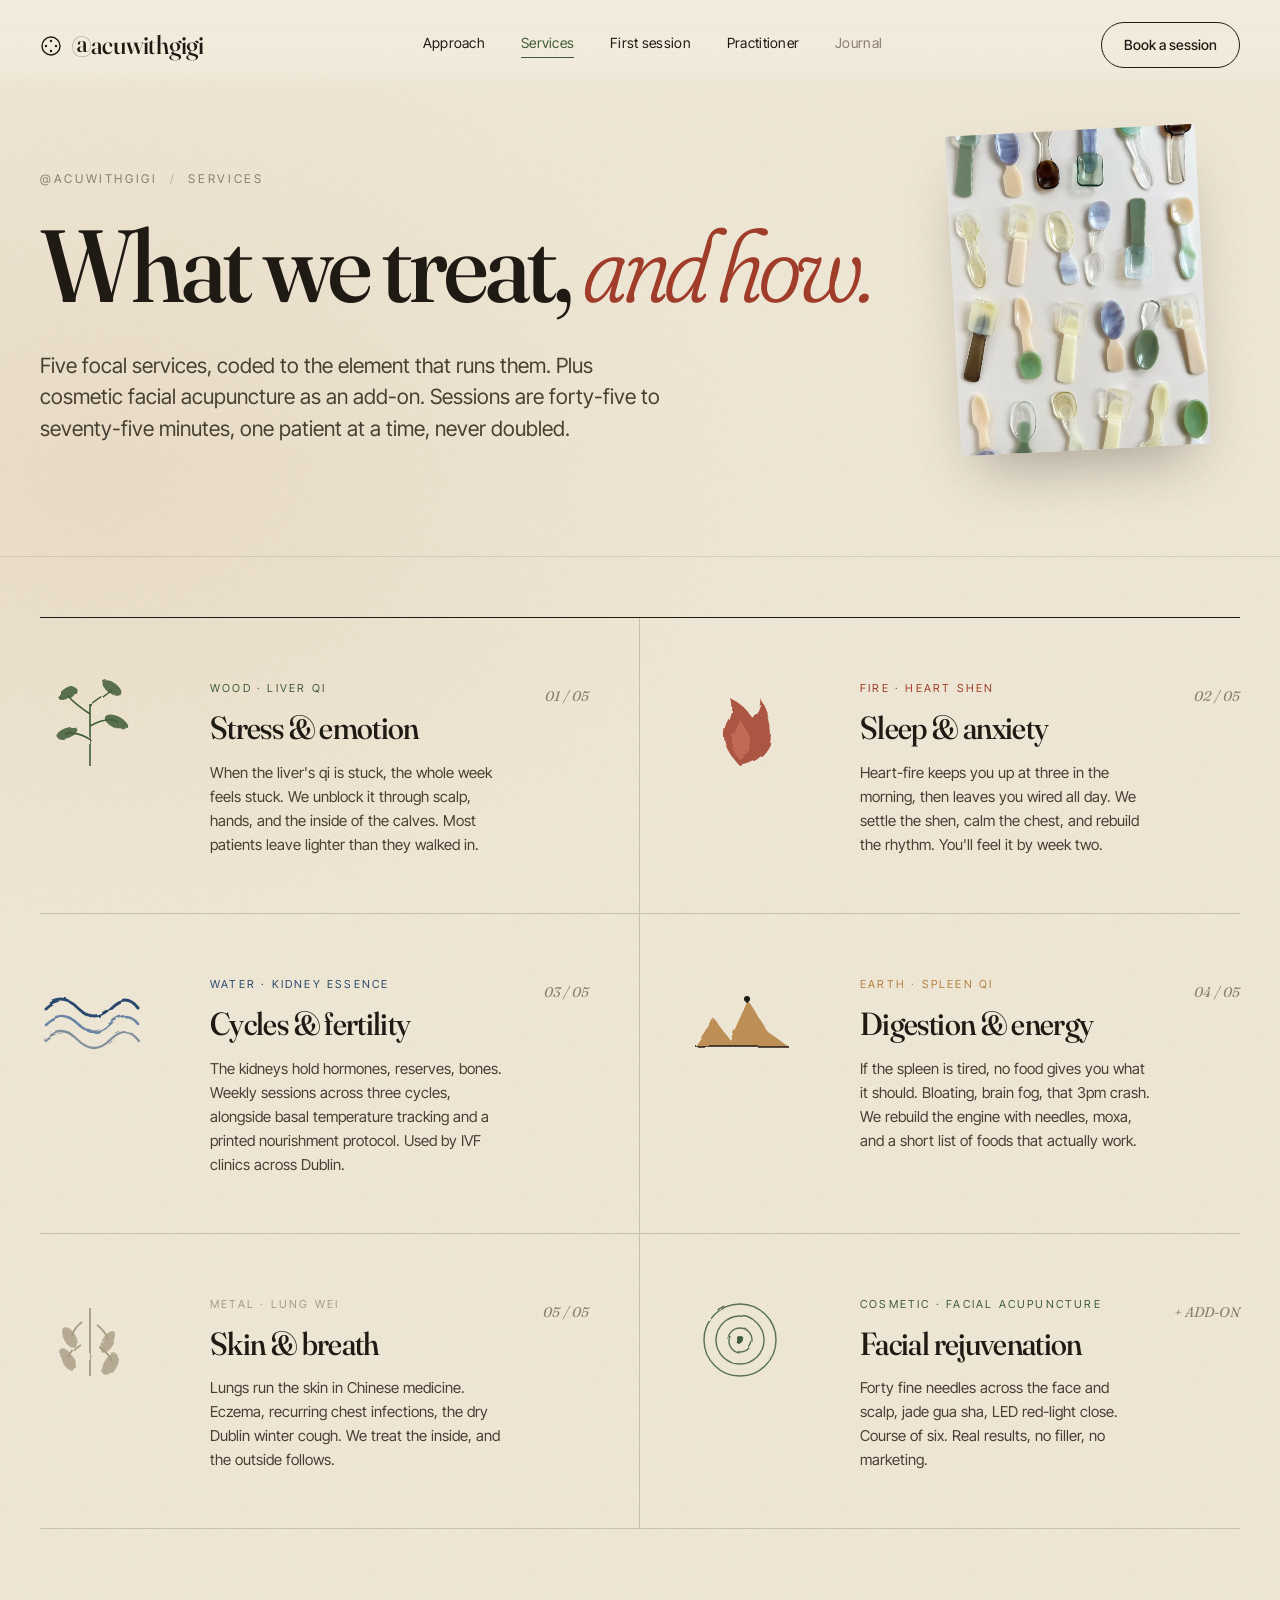
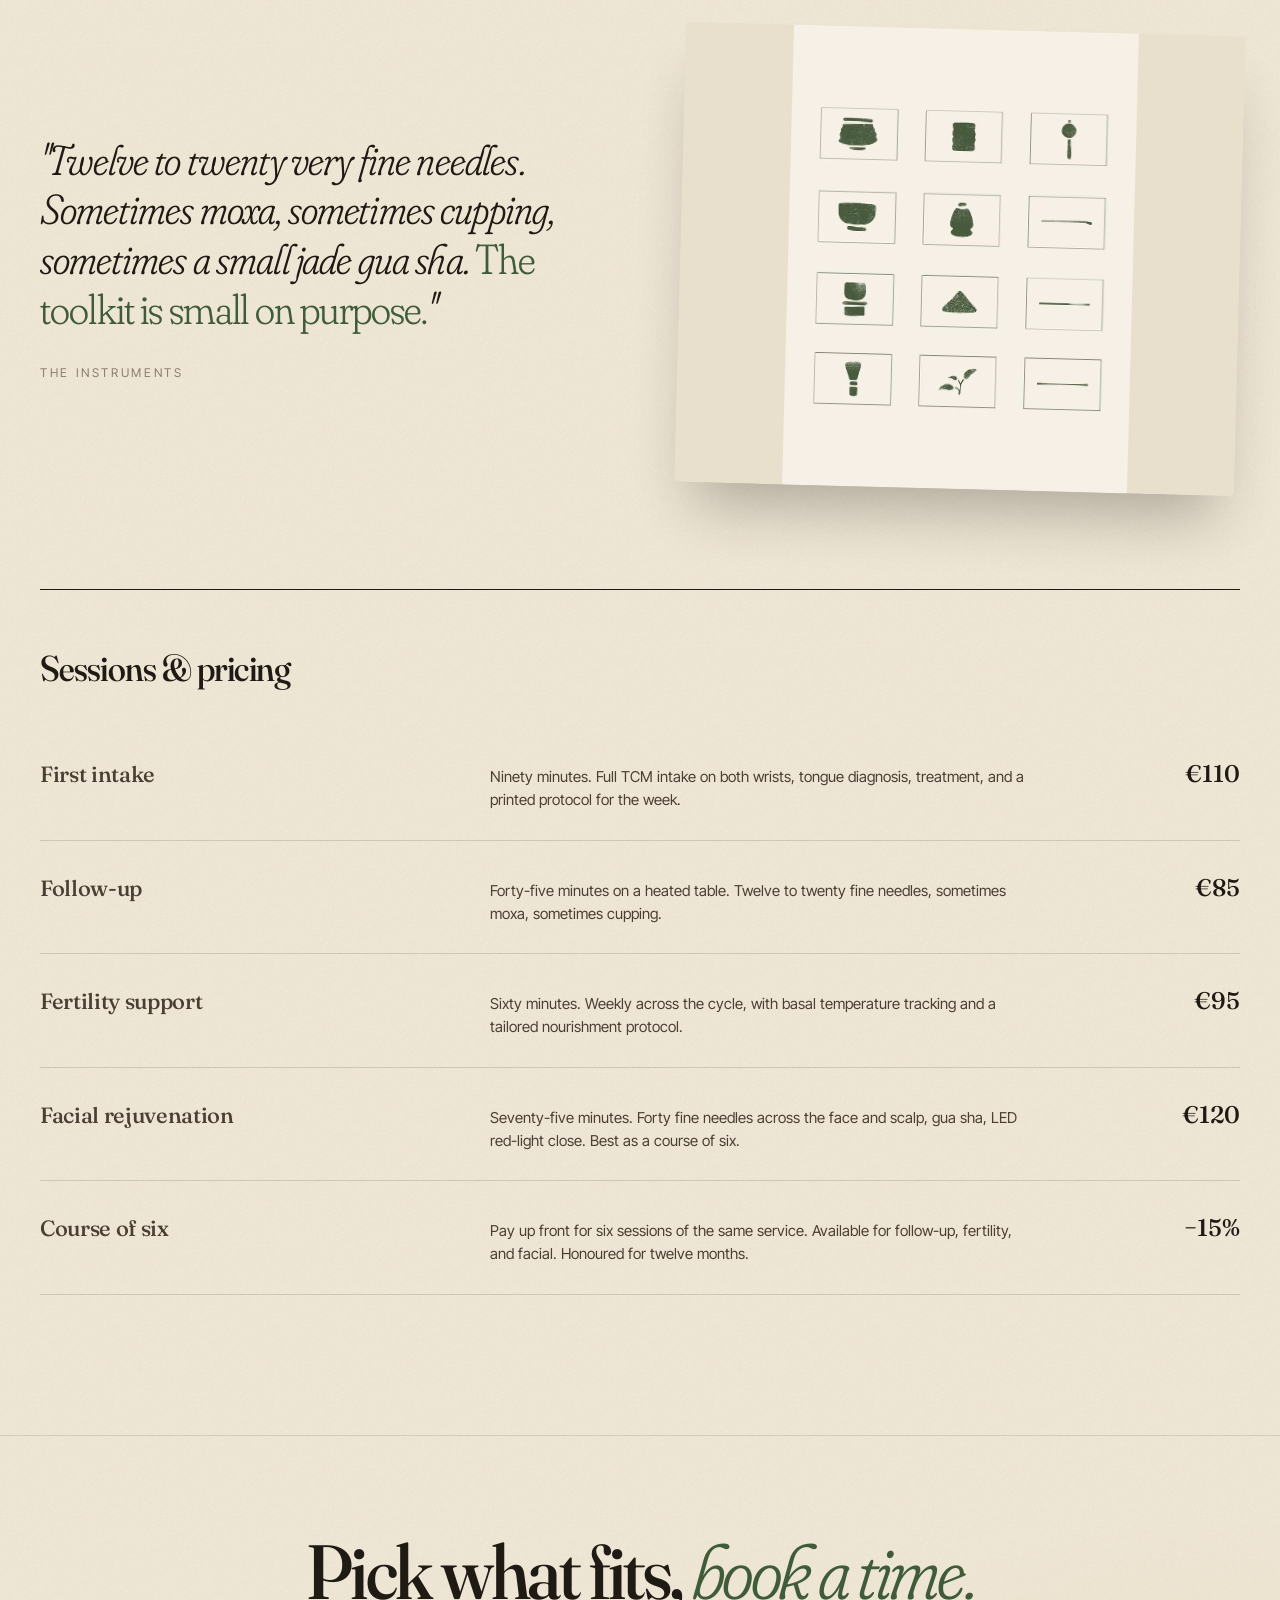
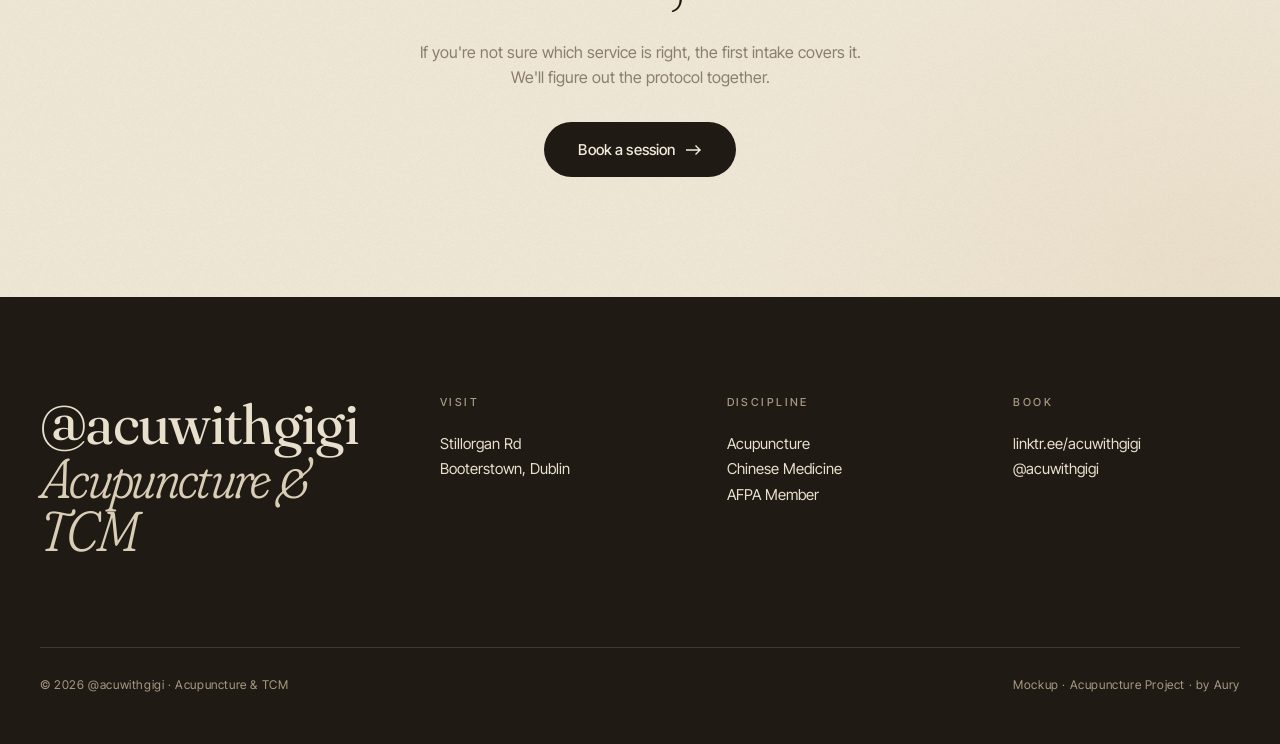
<file: services.html>
<!DOCTYPE html>
<html lang="en">
<head>
<meta charset="UTF-8">
<meta name="viewport" content="width=device-width, initial-scale=1.0">
<title>Services — @acuwithgigi</title>
<link rel="preconnect" href="https://fonts.googleapis.com">
<link rel="preconnect" href="https://fonts.gstatic.com" crossorigin>
<link href="https://fonts.googleapis.com/css2?family=Fraunces:ital,opsz,wght,SOFT@0,9..144,300..900,0..100;1,9..144,300..900,0..100&family=Inter+Tight:wght@300;400;500;600&display=swap" rel="stylesheet">
<link rel="stylesheet" href="styles.css">

<!-- SEO -->
<meta name="description" content="Acupuncture services in Stillorgan Rd, Booterstown, Dublin. Stress & sleep, fertility, digestion, skin & breath, facial rejuvenation. €110 first intake, €85 follow-up.">
<link rel="canonical" href="https://henrylopez-del.github.io/orion-acupuncture/services.html">
<meta name="robots" content="index, follow, max-image-preview:large">
<meta name="author" content="Gigi · @acuwithgigi">
<meta name="theme-color" content="#F2EBDC">
<link rel="icon" type="image/svg+xml" href="favicon.svg">
<link rel="apple-touch-icon" href="favicon.svg">

<!-- Open Graph -->
<meta property="og:type" content="website">
<meta property="og:url" content="https://henrylopez-del.github.io/orion-acupuncture/services.html">
<meta property="og:title" content="Services & pricing — Acupuncture in Dublin | @acuwithgigi">
<meta property="og:description" content="Five focal services plus cosmetic facial acupuncture. Pricing without surprises. Dublin 2.">
<meta property="og:image" content="https://henrylopez-del.github.io/orion-acupuncture/img/hero-needles.jpg">
<meta property="og:site_name" content="@acuwithgigi — Acupuncture & TCM Dublin">
<meta property="og:locale" content="en_IE">

<!-- Twitter -->
<meta name="twitter:card" content="summary_large_image">
<meta name="twitter:title" content="Services & pricing — Acupuncture in Dublin | @acuwithgigi">
<meta name="twitter:description" content="Five focal services plus cosmetic facial acupuncture. Pricing without surprises.">
<meta name="twitter:image" content="https://henrylopez-del.github.io/orion-acupuncture/img/hero-needles.jpg">

<!-- Geo -->
<meta name="geo.region" content="IE-L">
<meta name="geo.placename" content="Dublin, Ireland">
<meta name="geo.position" content="53.3070;-6.1981">
<meta name="ICBM" content="53.3070, -6.1981">

<!-- Structured Data: LocalBusiness -->
<script type="application/ld+json">
{"@context":"https://schema.org","@type":["MedicalBusiness","HealthAndBeautyBusiness"],"@id":"https://henrylopez-del.github.io/orion-acupuncture/#business","name":"@acuwithgigi — Acupuncture & TCM","alternateName":["acuwithgigi","Orion Acupuncture"],"description":"Boutique acupuncture and Traditional Chinese Medicine studio in Stillorgan Rd, Booterstown, Dublin.","url":"https://henrylopez-del.github.io/orion-acupuncture/","logo":"https://henrylopez-del.github.io/orion-acupuncture/favicon.svg","image":["https://henrylopez-del.github.io/orion-acupuncture/img/hero-needles.jpg"],"priceRange":"€€","medicalSpecialty":["Acupuncture","TraditionalChineseMedicine"],"address":{"@type":"PostalAddress","streetAddress":"Stillorgan Rd","addressLocality":"Booterstown, Dublin","postalCode":"","addressRegion":"Leinster","addressCountry":"IE"},"geo":{"@type":"GeoCoordinates","latitude":53.3070,"longitude":-6.1981},"areaServed":[{"@type":"City","name":"Dublin"},{"@type":"Country","name":"Ireland"}],"openingHoursSpecification":[{"@type":"OpeningHoursSpecification","dayOfWeek":["Tuesday","Wednesday","Thursday","Friday"],"opens":"09:00","closes":"19:00"},{"@type":"OpeningHoursSpecification","dayOfWeek":"Saturday","opens":"10:00","closes":"16:00"}],"hasOfferCatalog":{"@type":"OfferCatalog","name":"Acupuncture services","itemListElement":[{"@type":"Offer","itemOffered":{"@type":"Service","name":"First intake (90 min)"},"price":"110","priceCurrency":"EUR"},{"@type":"Offer","itemOffered":{"@type":"Service","name":"Follow-up acupuncture (45 min)"},"price":"85","priceCurrency":"EUR"},{"@type":"Offer","itemOffered":{"@type":"Service","name":"Fertility support (60 min)"},"price":"95","priceCurrency":"EUR"},{"@type":"Offer","itemOffered":{"@type":"Service","name":"Facial rejuvenation (75 min)"},"price":"120","priceCurrency":"EUR"}]}}
</script>

<!-- Structured Data: BreadcrumbList -->
<script type="application/ld+json">
{"@context":"https://schema.org","@type":"BreadcrumbList","itemListElement":[{"@type":"ListItem","position":1,"name":"Home","item":"https://henrylopez-del.github.io/orion-acupuncture/"},{"@type":"ListItem","position":2,"name":"Services","item":"https://henrylopez-del.github.io/orion-acupuncture/services.html"}]}
</script>

<!-- Structured Data: Service ItemList -->
<script type="application/ld+json">
{"@context":"https://schema.org","@type":"ItemList","name":"Acupuncture services in Dublin","itemListElement":[{"@type":"ListItem","position":1,"item":{"@type":"MedicalTherapy","name":"Stress & emotion acupuncture","description":"Acupuncture for liver qi stagnation, stress and stuck emotions. Scalp, hands, calves.","provider":{"@id":"https://henrylopez-del.github.io/orion-acupuncture/#business"}}},{"@type":"ListItem","position":2,"item":{"@type":"MedicalTherapy","name":"Sleep & anxiety acupuncture","description":"Acupuncture for insomnia, anxiety and the 3am wake-up. Heart shen calming protocol.","provider":{"@id":"https://henrylopez-del.github.io/orion-acupuncture/#business"}}},{"@type":"ListItem","position":3,"item":{"@type":"MedicalTherapy","name":"Fertility & cycle support","description":"Weekly fertility acupuncture across three cycles. Used alongside IVF protocols in Dublin.","provider":{"@id":"https://henrylopez-del.github.io/orion-acupuncture/#business"}}},{"@type":"ListItem","position":4,"item":{"@type":"MedicalTherapy","name":"Digestion & energy acupuncture","description":"Acupuncture for bloating, fatigue, brain fog and digestive complaints. Spleen qi rebuild.","provider":{"@id":"https://henrylopez-del.github.io/orion-acupuncture/#business"}}},{"@type":"ListItem","position":5,"item":{"@type":"MedicalTherapy","name":"Skin & breath acupuncture","description":"Acupuncture for eczema, recurring chest infections and seasonal coughs. Lung wei strengthening.","provider":{"@id":"https://henrylopez-del.github.io/orion-acupuncture/#business"}}},{"@type":"ListItem","position":6,"item":{"@type":"MedicalTherapy","name":"Cosmetic facial acupuncture","description":"Forty fine needles across face and scalp, jade gua sha, LED red-light close. Course of six.","provider":{"@id":"https://henrylopez-del.github.io/orion-acupuncture/#business"}}}]}
</script>
</head>
<body>

<svg width="0" height="0" style="position:absolute">
  <defs>
    <filter id="rough"><feTurbulence type="fractalNoise" baseFrequency="0.04" numOctaves="2" seed="2"/><feDisplacementMap in="SourceGraphic" scale="3"/></filter>
    <filter id="paint"><feTurbulence type="fractalNoise" baseFrequency="0.06" numOctaves="2" seed="5"/><feDisplacementMap in="SourceGraphic" scale="5"/></filter>
  </defs>
</svg>

<nav class="top">
  <a href="index.html" class="brand">
    <svg class="brand-mark" viewBox="0 0 22 22">
      <circle cx="11" cy="11" r="9" fill="none" stroke="#1F1A14" stroke-width="1.4"/>
      <circle cx="11" cy="6" r="1.2" fill="#1F1A14"/>
      <circle cx="16" cy="11" r="1.2" fill="#1F1A14"/>
      <circle cx="11" cy="16" r="1.2" fill="#1F1A14"/>
      <circle cx="6" cy="11" r="1.2" fill="#1F1A14"/>
    </svg>
    @acuwithgigi
  </a>
  <div class="links">
    <a href="approach.html">Approach</a>
    <a href="services.html" class="active">Services</a>
    <a href="first-session.html">First session</a>
    <a href="practitioner.html">Practitioner</a>
    <a href="#" class="muted">Journal</a>
  </div>
  <a href="book.html" class="btn-book">Book a session</a>
</nav>


<div class="tiktok-container">
<section class="page-hero">
  <div class="wrap">
    <div class="crumb">
      <a href="index.html">@acuwithgigi</a><span class="crumb-sep">/</span><span>Services</span>
    </div>
    <h1 class="fire" style="max-width: 880px;">What we treat, <em>and how.</em></h1>
    <p class="lede" style="max-width: 620px;">Five focal services, coded to the element that runs them. Plus cosmetic facial acupuncture as an add-on. Sessions are forty-five to seventy-five minutes, one patient at a time, never doubled.</p>
  </div>
  <div class="page-hero-photo gua-sha"></div>
</section>

<section class="services" style="padding-top: 60px;">
  <div class="wrap">
    <div class="service-grid">

      <div class="service-card wood">
        <svg class="service-icon" viewBox="0 0 100 100">
          <g stroke="#3F5C3A" stroke-width="1.6" fill="none" filter="url(#rough)">
            <path d="M50 92 L50 30"/>
            <path d="M50 65 Q35 55 25 60"/>
            <path d="M50 52 Q68 42 78 48"/>
            <path d="M50 40 Q35 30 28 22"/>
            <path d="M50 32 Q65 22 72 16"/>
          </g>
          <g fill="#3F5C3A" filter="url(#paint)" opacity="0.85">
            <ellipse cx="28" cy="60" rx="11" ry="5" transform="rotate(-20 28 60)"/>
            <ellipse cx="76" cy="48" rx="12" ry="6" transform="rotate(25 76 48)"/>
            <ellipse cx="28" cy="20" rx="10" ry="5" transform="rotate(-35 28 20)"/>
            <ellipse cx="72" cy="14" rx="11" ry="5.5" transform="rotate(35 72 14)"/>
          </g>
        </svg>
        <div class="service-info">
          <div class="service-meta">Wood · Liver Qi</div>
          <h3 class="service-title">Stress & emotion</h3>
          <p class="service-desc">When the liver's qi is stuck, the whole week feels stuck. We unblock it through scalp, hands, and the inside of the calves. Most patients leave lighter than they walked in.</p>
        </div>
        <div class="service-num">01 / 05</div>
      </div>

      <div class="service-card fire">
        <svg class="service-icon" viewBox="0 0 100 100">
          <g filter="url(#paint)">
            <path d="M50 92 Q28 70 36 50 Q44 36 40 24 Q56 32 62 44 Q72 34 70 24 Q84 48 80 70 Q72 88 50 92Z" fill="#A03C2A" opacity="0.85"/>
            <path d="M50 86 Q40 76 42 62 Q48 54 50 46 Q58 56 60 66 Q62 78 50 86Z" fill="#C9745E" opacity="0.75"/>
          </g>
        </svg>
        <div class="service-info">
          <div class="service-meta">Fire · Heart Shen</div>
          <h3 class="service-title">Sleep & anxiety</h3>
          <p class="service-desc">Heart-fire keeps you up at three in the morning, then leaves you wired all day. We settle the shen, calm the chest, and rebuild the rhythm. You'll feel it by week two.</p>
        </div>
        <div class="service-num">02 / 05</div>
      </div>

      <div class="service-card water">
        <svg class="service-icon" viewBox="0 0 100 100">
          <g filter="url(#paint)">
            <path d="M5 38 Q22 22 38 38 T70 38 T98 38" stroke="#2A4A6E" stroke-width="3" fill="none" stroke-linecap="round"/>
            <path d="M5 54 Q22 38 38 54 T70 54 T98 54" stroke="#6B85A4" stroke-width="2.6" fill="none" stroke-linecap="round"/>
            <path d="M5 70 Q22 54 38 70 T70 70 T98 70" stroke="#2A4A6E" stroke-width="2.2" fill="none" stroke-linecap="round" opacity="0.55"/>
          </g>
        </svg>
        <div class="service-info">
          <div class="service-meta">Water · Kidney Essence</div>
          <h3 class="service-title">Cycles & fertility</h3>
          <p class="service-desc">The kidneys hold hormones, reserves, bones. Weekly sessions across three cycles, alongside basal temperature tracking and a printed nourishment protocol. Used by IVF clinics across Dublin.</p>
        </div>
        <div class="service-num">03 / 05</div>
      </div>

      <div class="service-card earth">
        <svg class="service-icon" viewBox="0 0 100 100">
          <g filter="url(#paint)">
            <path d="M5 76 L24 48 L40 70 L58 30 L78 62 L98 76 Z" fill="#B58040" opacity="0.85"/>
            <path d="M5 76 L98 76" stroke="#1F1A14" stroke-width="1.4" fill="none"/>
            <circle cx="58" cy="30" r="3" fill="#1F1A14"/>
          </g>
        </svg>
        <div class="service-info">
          <div class="service-meta">Earth · Spleen Qi</div>
          <h3 class="service-title">Digestion & energy</h3>
          <p class="service-desc">If the spleen is tired, no food gives you what it should. Bloating, brain fog, that 3pm crash. We rebuild the engine with needles, moxa, and a short list of foods that actually work.</p>
        </div>
        <div class="service-num">04 / 05</div>
      </div>

      <div class="service-card metal">
        <svg class="service-icon" viewBox="0 0 100 100">
          <g stroke="#A89A82" stroke-width="1.8" fill="none" filter="url(#rough)">
            <path d="M50 18 L50 86"/>
            <path d="M42 32 Q34 38 32 46"/>
            <path d="M58 36 Q66 42 68 50"/>
            <path d="M40 54 Q30 60 28 68"/>
            <path d="M60 58 Q70 64 72 72"/>
          </g>
          <g fill="#A89A82" filter="url(#paint)" opacity="0.78">
            <ellipse cx="30" cy="48" rx="6" ry="12" transform="rotate(-30 30 48)"/>
            <ellipse cx="68" cy="52" rx="6" ry="12" transform="rotate(30 68 52)"/>
            <ellipse cx="28" cy="70" rx="6" ry="12" transform="rotate(-30 28 70)"/>
            <ellipse cx="70" cy="74" rx="6" ry="12" transform="rotate(30 70 74)"/>
          </g>
        </svg>
        <div class="service-info">
          <div class="service-meta">Metal · Lung Wei</div>
          <h3 class="service-title">Skin & breath</h3>
          <p class="service-desc">Lungs run the skin in Chinese medicine. Eczema, recurring chest infections, the dry Dublin winter cough. We treat the inside, and the outside follows.</p>
        </div>
        <div class="service-num">05 / 05</div>
      </div>

      <div class="service-card wood">
        <svg class="service-icon" viewBox="0 0 100 100">
          <g stroke="#3F5C3A" stroke-width="1.4" fill="none" filter="url(#rough)" opacity="0.85">
            <circle cx="50" cy="50" r="36"/>
            <circle cx="50" cy="50" r="24"/>
            <circle cx="50" cy="50" r="12"/>
          </g>
          <g fill="#3F5C3A" filter="url(#paint)">
            <circle cx="50" cy="50" r="4"/>
          </g>
        </svg>
        <div class="service-info">
          <div class="service-meta">Cosmetic · Facial Acupuncture</div>
          <h3 class="service-title">Facial rejuvenation</h3>
          <p class="service-desc">Forty fine needles across the face and scalp, jade gua sha, LED red-light close. Course of six. Real results, no filler, no marketing.</p>
        </div>
        <div class="service-num">+ ADD-ON</div>
      </div>

    </div>

    <div class="photo-inset" style="margin: 100px 0 60px;">
      <div class="caption-block">
        <p class="quote">"Twelve to twenty very fine needles. Sometimes moxa, sometimes cupping, sometimes a small jade gua sha. <em>The toolkit is small on purpose.</em>"</p>
        <p class="small-meta">The instruments</p>
      </div>
      <div class="img tea-stamps" style="height: 460px; transform: rotate(1.5deg);"></div>
    </div>

    <div class="pricing">
      <h3>Sessions & pricing</h3>

      <div class="pricing-row">
        <div class="pricing-name">First intake</div>
        <div class="pricing-desc">Ninety minutes. Full TCM intake on both wrists, tongue diagnosis, treatment, and a printed protocol for the week.</div>
        <div class="pricing-price">€110</div>
      </div>

      <div class="pricing-row">
        <div class="pricing-name">Follow-up</div>
        <div class="pricing-desc">Forty-five minutes on a heated table. Twelve to twenty fine needles, sometimes moxa, sometimes cupping.</div>
        <div class="pricing-price">€85</div>
      </div>

      <div class="pricing-row">
        <div class="pricing-name">Fertility support</div>
        <div class="pricing-desc">Sixty minutes. Weekly across the cycle, with basal temperature tracking and a tailored nourishment protocol.</div>
        <div class="pricing-price">€95</div>
      </div>

      <div class="pricing-row">
        <div class="pricing-name">Facial rejuvenation</div>
        <div class="pricing-desc">Seventy-five minutes. Forty fine needles across the face and scalp, gua sha, LED red-light close. Best as a course of six.</div>
        <div class="pricing-price">€120</div>
      </div>

      <div class="pricing-row">
        <div class="pricing-name">Course of six</div>
        <div class="pricing-desc">Pay up front for six sessions of the same service. Available for follow-up, fertility, and facial. Honoured for twelve months.</div>
        <div class="pricing-price">−15%</div>
      </div>
    </div>

  </div>
</section>

<section class="book-teaser">
  <div class="wrap">
    <h2>Pick what fits, <em>book a time.</em></h2>
    <p>If you're not sure which service is right, the first intake covers it. We'll figure out the protocol together.</p>
    <a href="book.html" class="btn-primary">
      Book a session
      <svg width="16" height="10" viewBox="0 0 16 10"><path d="M0 5h14M10 1l4 4-4 4" stroke="currentColor" stroke-width="1.4" fill="none" stroke-linecap="square"/></svg>
    </a>
  </div>
</section>

<footer>
  <div class="wrap">
    <div class="foot-grid">
      <div class="foot-brand">@acuwithgigi<em>Acupuncture & TCM</em></div>
      <div class="foot-col"><h4>Visit</h4><p>Stillorgan Rd<br>Booterstown, Dublin</p></div>
      <div class="foot-col"><h4>Discipline</h4><p>Acupuncture<br>Chinese Medicine<br>AFPA Member</p></div>
      <div class="foot-col"><h4>Book</h4>
        <a href="https://linktr.ee/acuwithgigi" target="_blank" rel="noopener">linktr.ee/acuwithgigi</a>
        <a href="https://instagram.com/acuwithgigi" target="_blank" rel="noopener">@acuwithgigi</a>
      </div>
    </div>
    <div class="foot-bottom">
      <span>© 2026 @acuwithgigi · Acupuncture & TCM</span>
      <span>Mockup · Acupuncture Project · by Aury</span>
    </div>
  </div>
</footer>
</div>

</body>
</html>
</file>
<file: styles.css>
:root {
  --paper: #F2EBDC;
  --paper-deep: #E8DFCC;
  --ink: #1F1A14;
  --text: #4A3F33;
  --muted: #8A7E6E;
  --wood: #3F5C3A;
  --wood-soft: #7C8A6E;
  --fire: #A03C2A;
  --fire-soft: #C9745E;
  --earth: #B58040;
  --earth-soft: #D4A872;
  --metal: #D9CDB6;
  --metal-deep: #A89A82;
  --water: #2A4A6E;
  --water-soft: #6B85A4;
  --line: #2F261C;
  --serif: 'Fraunces', 'Georgia', serif;
  --sans: 'Inter Tight', system-ui, sans-serif;
}

* { box-sizing: border-box; margin: 0; padding: 0; }
html { scroll-behavior: smooth; }

body {
  font-family: var(--sans);
  font-weight: 400;
  color: var(--text);
  background-color: var(--paper);
  background-image:
    radial-gradient(ellipse 1000px 700px at 8% 12%, rgba(181,128,64,0.10), transparent 65%),
    radial-gradient(ellipse 800px 600px at 95% 88%, rgba(168,123,67,0.08), transparent 60%),
    url("data:image/svg+xml,%3Csvg viewBox='0 0 400 400' xmlns='http://www.w3.org/2000/svg'%3E%3Cfilter id='nm'%3E%3CfeTurbulence type='fractalNoise' baseFrequency='1.2' numOctaves='2' stitchTiles='stitch' seed='4'/%3E%3CfeColorMatrix values='0 0 0 0 0.6 0 0 0 0 0.5 0 0 0 0 0.32 0 0 0 0.25 0'/%3E%3C/filter%3E%3Crect width='100%25' height='100%25' filter='url(%23nm)'/%3E%3C/svg%3E");
  background-attachment: scroll, scroll, scroll;
  background-size: 100% 100%, 100% 100%, 300px 300px;
  background-repeat: no-repeat, no-repeat, repeat;
  line-height: 1.55;
  font-size: 16px;
  overflow-x: hidden;
}

h1, h2, h3, h4 {
  font-family: var(--serif);
  font-variation-settings: "opsz" 144, "SOFT" 30;
  color: var(--ink);
  font-weight: 500;
  line-height: 1.02;
  letter-spacing: -0.02em;
}

.italic-serif {
  font-style: italic;
  font-variation-settings: "opsz" 144, "SOFT" 80;
  font-weight: 400;
}

p { color: var(--text); }
a { color: inherit; text-decoration: none; }

.wrap {
  width: 100%;
  max-width: 1340px;
  margin: 0 auto;
  padding: 0 40px;
}

/* ============ NAV ============ */
nav.top {
  position: fixed;
  top: 0; left: 0; right: 0;
  z-index: 100;
  padding: 22px 40px;
  display: flex;
  justify-content: space-between;
  align-items: center;
  background: linear-gradient(to bottom, rgba(242,235,220,0.96) 0%, rgba(242,235,220,0.88) 70%, rgba(242,235,220,0) 100%);
}
.brand {
  font-family: var(--serif);
  font-variation-settings: "opsz" 144, "SOFT" 0;
  font-size: 26px;
  font-weight: 500;
  color: var(--ink);
  letter-spacing: -0.01em;
  display: flex;
  align-items: center;
  gap: 10px;
}
.brand-mark { width: 22px; height: 22px; display: inline-block; position: relative; top: 1px; }

nav.top .links {
  display: flex;
  gap: 36px;
  font-size: 14px;
  font-weight: 400;
  letter-spacing: 0.02em;
  color: var(--ink);
}
nav.top .links a { position: relative; padding-bottom: 4px; transition: color 0.2s ease; }
nav.top .links a:hover { color: var(--wood); }
nav.top .links a.active { color: var(--wood); }
nav.top .links a.active::after {
  content: ""; position: absolute; bottom: 0; left: 0; right: 0;
  height: 1px; background: var(--wood);
}
nav.top .links a.muted { color: var(--muted); }

.btn-book {
  font-family: var(--sans);
  font-size: 14px;
  font-weight: 500;
  padding: 11px 22px;
  border: 1px solid var(--ink);
  border-radius: 999px;
  color: var(--ink);
  transition: all 0.2s ease;
}
.btn-book:hover { background: var(--ink); color: var(--paper); }

.btn-primary {
  background: var(--ink);
  color: var(--paper);
  padding: 16px 34px;
  border-radius: 999px;
  font-size: 15px;
  font-weight: 500;
  letter-spacing: 0.01em;
  transition: all 0.25s ease;
  display: inline-flex;
  align-items: center;
  gap: 10px;
}
.btn-primary:hover { background: var(--wood); transform: translateX(2px); }
.btn-ghost {
  color: var(--ink);
  padding: 16px 8px;
  font-size: 15px;
  font-weight: 500;
  border-bottom: 1px solid var(--ink);
  transition: opacity 0.2s ease;
}
.btn-ghost:hover { opacity: 0.6; }

/* ============ HERO (homepage) ============ */
.hero {
  position: relative;
  padding: 180px 0 120px;
  overflow: hidden;
}
.hero-grid {
  display: grid;
  grid-template-columns: 1.15fr 1fr;
  gap: 80px;
  align-items: center;
  position: relative;
}
.hero-eyebrow {
  font-family: var(--sans);
  font-size: 13px;
  text-transform: uppercase;
  letter-spacing: 0.18em;
  color: var(--muted);
  margin-bottom: 28px;
  display: flex;
  align-items: center;
  gap: 14px;
}
.hero-eyebrow::before {
  content: ""; display: inline-block;
  width: 36px; height: 1px;
  background: var(--muted);
}
.hero h1 {
  font-size: clamp(58px, 8.5vw, 134px);
  line-height: 0.92;
  letter-spacing: -0.035em;
  margin-bottom: 38px;
}
.hero h1 .line2 {
  display: block;
  margin-top: 8px;
  font-style: italic;
  font-variation-settings: "opsz" 144, "SOFT" 100, "WONK" 1;
  font-weight: 300;
  color: var(--wood);
}
.hero-sub {
  font-size: 19px;
  line-height: 1.5;
  max-width: 510px;
  margin-bottom: 44px;
  color: var(--text);
}
.hero-ctas { display: flex; gap: 18px; align-items: center; }

/* Hero collage */
.collage { position: relative; height: 600px; width: 100%; }
.collage-tile { position: absolute; border-radius: 4px; }
.collage .photo-1 {
  width: 280px; height: 360px; top: 0; right: 60px;
  background-image: url('img/hero-needles.webp');
  background-size: cover; background-position: center;
  transform: rotate(-2deg);
  box-shadow: 0 30px 60px -20px rgba(31,26,20,0.35);
  overflow: hidden;
}
.collage .photo-2 {
  width: 200px; height: 260px; bottom: 30px; left: 20px;
  background-image: url('img/hero-hands.webp');
  background-size: cover; background-position: center;
  transform: rotate(3deg);
  box-shadow: 0 20px 40px -15px rgba(31,26,20,0.25);
  overflow: hidden;
  filter: sepia(0.15) contrast(1.05);
}
.collage .botanic-1 {
  position: absolute; top: -20px; left: -10px;
  width: 180px; transform: rotate(-15deg); z-index: 3;
}
.collage .botanic-2 {
  position: absolute; bottom: -10px; right: -20px;
  width: 220px; transform: rotate(20deg); z-index: 3;
}
.collage .stamp {
  position: absolute; top: 250px; right: 0;
  width: 110px; height: 110px; z-index: 4;
  transform: rotate(-8deg);
}
.collage .needle-1 {
  position: absolute; top: 130px; left: 140px;
  width: 4px; height: 90px;
  background: linear-gradient(to bottom, #C9B98A 0%, #8A7752 80%, #4A3F2A 100%);
  transform: rotate(35deg); z-index: 5; border-radius: 2px;
}
.collage .needle-1::before {
  content: ""; position: absolute;
  top: -8px; left: -3px;
  width: 10px; height: 10px;
  background: #4A3F2A; border-radius: 50%;
}

/* ============ PAGE HERO (inner pages) ============ */
.page-hero {
  padding: 170px 0 80px;
  position: relative;
  border-bottom: 1px solid rgba(31,26,20,0.12);
}
.page-hero .crumb {
  font-family: var(--sans);
  font-size: 12px;
  text-transform: uppercase;
  letter-spacing: 0.22em;
  color: var(--muted);
  margin-bottom: 28px;
  display: flex;
  align-items: center;
  gap: 12px;
}
.page-hero .crumb a { color: var(--muted); transition: color 0.2s; }
.page-hero .crumb a:hover { color: var(--ink); }
.page-hero .crumb-sep { color: var(--muted); opacity: 0.5; }
.page-hero h1 {
  font-size: clamp(56px, 8vw, 124px);
  line-height: 0.95;
  letter-spacing: -0.035em;
  max-width: 1100px;
  margin-bottom: 36px;
}
.page-hero h1 em {
  font-style: italic;
  font-variation-settings: "opsz" 144, "SOFT" 100, "WONK" 1;
  font-weight: 300;
}
.page-hero h1.wood em { color: var(--wood); }
.page-hero h1.fire em { color: var(--fire); }
.page-hero h1.water em { color: var(--water); }
.page-hero h1.earth em { color: var(--earth); }
.page-hero h1.metal em { color: var(--metal-deep); }
.page-hero .lede {
  font-size: 21px;
  line-height: 1.5;
  max-width: 700px;
  color: var(--text);
  margin-bottom: 32px;
}

/* ============ INNER-PAGE PHOTO + DECO ============ */
.page-hero { position: relative; }
.page-hero .wrap { position: relative; z-index: 2; }
.page-hero-photo {
  position: absolute;
  top: 130px;
  right: 6%;
  width: 250px;
  height: 320px;
  background-size: cover;
  background-position: center;
  border-radius: 4px;
  transform: rotate(-3deg);
  box-shadow: 0 30px 60px -20px rgba(31,26,20,0.35);
  z-index: 1;
}
.page-hero-photo.hands { background-image: url('img/hero-hands.webp'); filter: sepia(0.18) contrast(1.05); }
.page-hero-photo.needles { background-image: url('img/hero-needles.webp'); }
.page-hero-photo.gua-sha { background-image: url('img/gua-sha.webp'); }
.page-hero-photo.small { width: 180px; height: 230px; }
.page-hero-stamp {
  position: absolute;
  top: 380px;
  right: 4%;
  width: 90px;
  height: 90px;
  z-index: 2;
  transform: rotate(8deg);
}
@media (max-width: 980px) {
  .page-hero-photo, .page-hero-stamp { display: none; }
}

.photo-inset {
  margin: 100px 0;
  display: grid;
  grid-template-columns: 1fr 1fr;
  gap: 80px;
  align-items: center;
  position: relative;
}
.photo-inset .img {
  height: 480px;
  background-size: cover;
  background-position: center;
  border-radius: 4px;
  box-shadow: 0 40px 60px -20px rgba(31,26,20,0.3);
  transform: rotate(-1.5deg);
  position: relative;
}
.photo-inset.flip .img { transform: rotate(2deg); }
.photo-inset .img.hands { background-image: url('img/hero-hands.webp'); filter: sepia(0.18) contrast(1.05); }
.photo-inset .img.needles { background-image: url('img/hero-needles.webp'); }
.photo-inset .img.gua-sha { background-image: url('img/gua-sha.webp'); }
.photo-inset .img.thorns { background-image: url('img/thorns.webp'); }
.photo-inset .img.tea-stamps {
  background-image: url('img/tea-stamps.webp');
  background-size: contain;
  background-repeat: no-repeat;
  background-color: var(--paper-deep);
  background-position: center;
}
.photo-inset .img.treatment-room { background-image: url('img/treatment-room.webp'); }
.photo-inset .img.olive-branch { background-image: url('img/olive-branch.webp'); }
.photo-inset .caption-block {
  padding: 20px 0;
}
.photo-inset .quote {
  font-family: var(--serif);
  font-size: clamp(28px, 3.5vw, 42px);
  font-style: italic;
  font-variation-settings: "opsz" 144, "SOFT" 100, "WONK" 1;
  font-weight: 300;
  line-height: 1.18;
  letter-spacing: -0.02em;
  color: var(--ink);
  margin-bottom: 30px;
}
.photo-inset .quote em { font-style: normal; color: var(--wood); }
.photo-inset .small-meta {
  font-family: var(--sans);
  font-size: 12px;
  text-transform: uppercase;
  letter-spacing: 0.22em;
  color: var(--muted);
  margin-top: 16px;
}
@media (max-width: 980px) {
  .photo-inset { grid-template-columns: 1fr; gap: 30px; margin: 60px 0; }
  .photo-inset .img { height: 320px; }
}

/* Free-floating botanical decorations */
.deco {
  position: absolute;
  z-index: 0;
  opacity: 0.55;
  pointer-events: none;
}
.deco-img {
  position: absolute;
  z-index: 0;
  pointer-events: none;
  background-size: cover;
  background-position: center;
  mix-blend-mode: multiply;
  opacity: 0.85;
}
.deco-img.pressed-flowers { background-image: url('img/pressed-flowers.webp'); }
.deco-img.thorns { background-image: url('img/thorns.webp'); }
.deco-img.olive-branch { background-image: url('img/olive-branch.webp'); }
@media (max-width: 980px) {
  .deco, .deco-img { display: none; }
}

/* ============ APPROACH ============ */
.approach { padding: 140px 0 100px; position: relative; }
.approach.with-border { border-top: 1px solid rgba(31,26,20,0.12); }
.approach-grid {
  display: grid;
  grid-template-columns: 0.9fr 1.6fr;
  gap: 100px;
  align-items: start;
}
.approach-label {
  font-family: var(--sans);
  font-size: 12px;
  text-transform: uppercase;
  letter-spacing: 0.22em;
  color: var(--muted);
  margin-bottom: 24px;
}
.approach h2 {
  font-size: clamp(34px, 4vw, 52px);
  letter-spacing: -0.025em;
  line-height: 1.05;
  margin-bottom: 28px;
}
.approach h2 em {
  font-style: italic;
  font-variation-settings: "opsz" 144, "SOFT" 100, "WONK" 1;
  font-weight: 300;
  color: var(--water);
}
.approach-lede {
  font-size: 17px;
  line-height: 1.65;
  max-width: 640px;
  color: var(--text);
}
.approach-lede + .approach-lede { margin-top: 18px; }

/* Five elements row */
.elements {
  margin-top: 90px;
  display: grid;
  grid-template-columns: repeat(5, 1fr);
  gap: 24px;
  position: relative;
}
.element {
  padding: 28px 0 0;
  border-top: 1px solid var(--ink);
  position: relative;
}
.element-num {
  font-family: var(--serif);
  font-style: italic;
  font-size: 13px;
  color: var(--muted);
  font-variation-settings: "opsz" 14;
  margin-bottom: 80px;
}
.element-svg { position: absolute; top: 50px; left: 0; width: 70px; height: 70px; }
.element-name {
  font-family: var(--serif);
  font-size: 26px;
  letter-spacing: -0.02em;
  margin-bottom: 4px;
  font-weight: 500;
}
.element-name em {
  font-style: italic;
  font-variation-settings: "opsz" 144, "SOFT" 100;
}
.element-pair {
  font-family: var(--sans);
  font-size: 13px;
  text-transform: uppercase;
  letter-spacing: 0.15em;
  color: var(--muted);
  margin-bottom: 14px;
}
.element-body {
  font-size: 14px;
  line-height: 1.5;
  color: var(--text);
}
.element.wood .element-name em { color: var(--wood); }
.element.fire .element-name em { color: var(--fire); }
.element.earth .element-name em { color: var(--earth); }
.element.metal .element-name em { color: var(--metal-deep); }
.element.water .element-name em { color: var(--water); }

/* Element detail blocks (approach page) */
.element-detail {
  padding: 80px 0;
  border-bottom: 1px solid rgba(31,26,20,0.12);
  display: grid;
  grid-template-columns: 1fr 1.4fr;
  gap: 80px;
  align-items: start;
}
.element-detail:last-child { border-bottom: none; }
.element-detail .side {
  position: sticky;
  top: 120px;
}
.element-detail .side svg { width: 140px; height: 140px; margin-bottom: 30px; }
.element-detail .side .name {
  font-family: var(--serif);
  font-style: italic;
  font-variation-settings: "opsz" 144, "SOFT" 100, "WONK" 1;
  font-weight: 300;
  font-size: 74px;
  line-height: 0.95;
  letter-spacing: -0.03em;
  margin-bottom: 12px;
}
.element-detail.wood .name { color: var(--wood); }
.element-detail.fire .name { color: var(--fire); }
.element-detail.earth .name { color: var(--earth); }
.element-detail.metal .name { color: var(--metal-deep); }
.element-detail.water .name { color: var(--water); }
.element-detail .side .organs {
  font-family: var(--sans);
  font-size: 13px;
  text-transform: uppercase;
  letter-spacing: 0.18em;
  color: var(--muted);
  margin-bottom: 20px;
}
.element-detail .body h3 {
  font-family: var(--serif);
  font-size: 22px;
  font-weight: 500;
  letter-spacing: -0.015em;
  margin-bottom: 14px;
  margin-top: 36px;
}
.element-detail .body h3:first-child { margin-top: 0; }
.element-detail .body p {
  font-size: 17px;
  line-height: 1.65;
  margin-bottom: 18px;
  max-width: 620px;
}
.element-detail .body ul {
  list-style: none;
  margin-top: 14px;
}
.element-detail .body li {
  font-size: 15px;
  line-height: 1.6;
  padding: 8px 0 8px 20px;
  position: relative;
  border-bottom: 1px solid rgba(31,26,20,0.08);
}
.element-detail .body li::before {
  content: "·"; position: absolute; left: 4px;
  color: var(--muted);
}

/* ============ SERVICES ============ */
.services { padding: 140px 0; position: relative; }
.services-header {
  display: flex;
  justify-content: space-between;
  align-items: flex-end;
  margin-bottom: 70px;
  gap: 60px;
}
.services-header h2 {
  font-size: clamp(40px, 5vw, 64px);
  letter-spacing: -0.03em;
  line-height: 1;
  max-width: 700px;
}
.services-header h2 em {
  font-style: italic;
  font-variation-settings: "opsz" 144, "SOFT" 100, "WONK" 1;
  font-weight: 300;
  color: var(--fire);
}
.services-header .meta {
  font-size: 14px;
  color: var(--muted);
  max-width: 280px;
  line-height: 1.5;
  text-align: right;
}

.service-grid {
  display: grid;
  grid-template-columns: repeat(2, 1fr);
  gap: 0;
  border-top: 1px solid var(--ink);
}
.service-card {
  border-bottom: 1px solid rgba(31,26,20,0.18);
  padding: 56px 0;
  display: grid;
  grid-template-columns: 130px 1fr auto;
  gap: 40px;
  align-items: start;
  position: relative;
  transition: padding 0.3s ease;
}
.service-card:nth-child(odd) { padding-right: 50px; border-right: 1px solid rgba(31,26,20,0.18); }
.service-card:nth-child(even) { padding-left: 50px; }
.service-card:hover { background: rgba(31,26,20,0.025); }
.service-icon { width: 100px; height: 100px; }
.service-info { padding-top: 6px; }
.service-meta {
  font-family: var(--sans);
  font-size: 11px;
  text-transform: uppercase;
  letter-spacing: 0.2em;
  color: var(--muted);
  margin-bottom: 14px;
}
.service-title {
  font-family: var(--serif);
  font-size: 32px;
  line-height: 1.05;
  letter-spacing: -0.02em;
  font-weight: 500;
  margin-bottom: 16px;
  color: var(--ink);
}
.service-desc {
  font-size: 15px;
  line-height: 1.6;
  max-width: 380px;
}
.service-num {
  font-family: var(--serif);
  font-style: italic;
  font-variation-settings: "opsz" 14;
  font-size: 14px;
  color: var(--muted);
  padding-top: 12px;
}
.service-card.wood .service-meta { color: var(--wood); }
.service-card.fire .service-meta { color: var(--fire); }
.service-card.water .service-meta { color: var(--water); }
.service-card.earth .service-meta { color: var(--earth); }
.service-card.metal .service-meta { color: var(--metal-deep); }

/* Pricing table (services page) */
.pricing {
  margin-top: 100px;
  border-top: 1px solid var(--ink);
  padding-top: 60px;
}
.pricing h3 {
  font-family: var(--serif);
  font-size: 36px;
  font-weight: 500;
  margin-bottom: 40px;
  letter-spacing: -0.025em;
}
.pricing-row {
  display: grid;
  grid-template-columns: 1.5fr 2fr 0.6fr;
  gap: 40px;
  padding: 28px 0;
  border-bottom: 1px solid rgba(31,26,20,0.15);
  align-items: baseline;
}
.pricing-name {
  font-family: var(--serif);
  font-size: 22px;
  font-weight: 500;
  letter-spacing: -0.015em;
}
.pricing-desc {
  font-size: 15px;
  line-height: 1.55;
  color: var(--text);
}
.pricing-price {
  font-family: var(--serif);
  font-size: 24px;
  font-weight: 500;
  text-align: right;
  color: var(--ink);
}

/* ============ FIRST SESSION ============ */
.first { padding: 140px 0 160px; position: relative; }
.first.with-border { border-top: 1px solid rgba(31,26,20,0.12); }
.first-intro {
  max-width: 720px;
  margin: 0 auto 100px;
  text-align: center;
}
.first-intro .label {
  font-family: var(--sans);
  font-size: 12px;
  text-transform: uppercase;
  letter-spacing: 0.25em;
  color: var(--muted);
  margin-bottom: 24px;
}
.first-intro h2 {
  font-size: clamp(40px, 5.5vw, 76px);
  line-height: 1;
  letter-spacing: -0.035em;
}
.first-intro h2 em {
  font-style: italic;
  font-variation-settings: "opsz" 144, "SOFT" 100, "WONK" 1;
  font-weight: 300;
}
.steps {
  display: grid;
  grid-template-columns: repeat(3, 1fr);
  gap: 60px;
  margin-top: 80px;
  align-items: start;
}
.step-card { position: relative; }
.step-num {
  font-family: var(--serif);
  font-style: italic;
  font-variation-settings: "opsz" 144, "SOFT" 100, "WONK" 1;
  font-size: 96px;
  font-weight: 300;
  line-height: 1;
  color: var(--wood-soft);
  margin-bottom: 30px;
  letter-spacing: -0.05em;
}
.step-title {
  font-family: var(--serif);
  font-size: 24px;
  font-weight: 500;
  margin-bottom: 14px;
  letter-spacing: -0.015em;
}
.step-text {
  font-size: 15px;
  line-height: 1.65;
  max-width: 340px;
}

/* Long-form notes (first-session page) */
.notes {
  margin-top: 140px;
  padding-top: 80px;
  border-top: 1px solid rgba(31,26,20,0.18);
  display: grid;
  grid-template-columns: 0.7fr 1.3fr;
  gap: 100px;
}
.notes h2 {
  font-family: var(--serif);
  font-size: clamp(34px, 4.5vw, 56px);
  letter-spacing: -0.03em;
  line-height: 1;
  font-weight: 500;
}
.notes h2 em {
  font-style: italic;
  font-variation-settings: "opsz" 144, "SOFT" 100, "WONK" 1;
  font-weight: 300;
  color: var(--fire);
}
.notes .note-block { margin-bottom: 50px; }
.notes .note-block h3 {
  font-family: var(--serif);
  font-size: 22px;
  font-weight: 500;
  margin-bottom: 12px;
  letter-spacing: -0.015em;
}
.notes .note-block p {
  font-size: 16px;
  line-height: 1.65;
  max-width: 580px;
}

/* ============ PRACTITIONER ============ */
.practitioner {
  padding: 140px 0;
  background: var(--paper-deep);
  background-image: url("data:image/svg+xml,%3Csvg viewBox='0 0 400 400' xmlns='http://www.w3.org/2000/svg'%3E%3Cfilter id='n2'%3E%3CfeTurbulence type='fractalNoise' baseFrequency='0.95' numOctaves='2' stitchTiles='stitch'/%3E%3CfeColorMatrix values='0 0 0 0 0.88 0 0 0 0 0.81 0 0 0 0 0.68 0 0 0 0.18 0'/%3E%3C/filter%3E%3Crect width='100%25' height='100%25' filter='url(%23n2)'/%3E%3C/svg%3E");
  position: relative;
}
.practitioner.with-border { border-top: 1px solid rgba(31,26,20,0.12); }
.prac-grid {
  display: grid;
  grid-template-columns: 1fr 1.2fr;
  gap: 90px;
  align-items: center;
}
.portrait-block { position: relative; height: 580px; }
.portrait {
  width: 100%; height: 100%;
  background-image: url('img/gigi-portrait.webp');
  background-size: cover;
  background-position: center top;
  border-radius: 2px;
  transform: rotate(-1.5deg);
  position: relative;
  overflow: hidden;
  box-shadow: 0 40px 70px -25px rgba(31,26,20,0.35);
}
.portrait-stamp {
  position: absolute;
  bottom: -30px; right: -30px;
  width: 130px; height: 130px;
  background: var(--fire);
  border-radius: 50%;
  display: flex;
  align-items: center;
  justify-content: center;
  flex-direction: column;
  transform: rotate(8deg);
  color: var(--paper);
}
.portrait-stamp span:first-child {
  font-family: var(--serif);
  font-style: italic;
  font-variation-settings: "opsz" 144, "SOFT" 100, "WONK" 1;
  font-size: 28px;
  font-weight: 300;
  line-height: 1;
}
.portrait-stamp span:last-child {
  font-family: var(--sans);
  font-size: 10px;
  text-transform: uppercase;
  letter-spacing: 0.2em;
  margin-top: 4px;
}
.prac-content .label {
  font-family: var(--sans);
  font-size: 12px;
  text-transform: uppercase;
  letter-spacing: 0.22em;
  color: var(--muted);
  margin-bottom: 22px;
}
.prac-content h2 {
  font-size: clamp(40px, 5vw, 64px);
  line-height: 1;
  letter-spacing: -0.03em;
  margin-bottom: 28px;
}
.prac-content h2 em {
  font-style: italic;
  font-variation-settings: "opsz" 144, "SOFT" 100, "WONK" 1;
  font-weight: 300;
  color: var(--water);
}
.prac-content p {
  font-size: 17px;
  line-height: 1.65;
  margin-bottom: 22px;
  max-width: 560px;
}
.prac-content p:first-of-type::first-letter {
  font-family: var(--serif);
  font-size: 64px;
  font-weight: 400;
  line-height: 0.85;
  float: left;
  margin: 4px 12px -4px 0;
  color: var(--wood);
}
.prac-credentials {
  margin-top: 36px;
  display: grid;
  grid-template-columns: repeat(2, 1fr);
  gap: 24px 50px;
  max-width: 520px;
  padding-top: 32px;
  border-top: 1px solid rgba(31,26,20,0.2);
}
.cred-label {
  font-family: var(--sans);
  font-size: 11px;
  text-transform: uppercase;
  letter-spacing: 0.18em;
  color: var(--muted);
  margin-bottom: 6px;
}
.cred-value {
  font-family: var(--serif);
  font-size: 16px;
  color: var(--ink);
}

/* Practitioner extended (practitioner page) */
.prac-extended { padding: 140px 0; }
.prac-extended .col {
  max-width: 720px;
  margin: 0 auto;
}
.prac-extended h3 {
  font-family: var(--serif);
  font-size: 28px;
  font-weight: 500;
  letter-spacing: -0.02em;
  margin-top: 60px;
  margin-bottom: 18px;
}
.prac-extended h3:first-child { margin-top: 0; }
.prac-extended p {
  font-size: 17px;
  line-height: 1.7;
  margin-bottom: 18px;
}

/* ============ TESTIMONIALS ============ */
.testimonials { padding: 140px 0; position: relative; }
.test-label {
  font-family: var(--sans);
  font-size: 12px;
  text-transform: uppercase;
  letter-spacing: 0.22em;
  color: var(--muted);
  text-align: center;
  margin-bottom: 60px;
}
.test-grid {
  display: grid;
  grid-template-columns: 1fr 1fr;
  gap: 80px;
  max-width: 1100px;
  margin: 0 auto;
}
.test-card { position: relative; padding: 0 30px; }
.test-card:first-child { border-right: 1px solid rgba(31,26,20,0.18); }
.test-quote {
  font-family: var(--serif);
  font-size: 24px;
  line-height: 1.35;
  letter-spacing: -0.015em;
  color: var(--ink);
  margin-bottom: 28px;
  font-weight: 400;
}
.test-quote em {
  font-style: italic;
  font-variation-settings: "opsz" 144, "SOFT" 100, "WONK" 1;
}
.test-attr {
  font-family: var(--sans);
  font-size: 13px;
  letter-spacing: 0.05em;
  color: var(--muted);
}

/* ============ SECTION TEASERS (homepage) ============ */
.teasers {
  padding: 100px 0 60px;
  border-top: 1px solid rgba(31,26,20,0.12);
}
.teaser-label {
  font-family: var(--sans);
  font-size: 12px;
  text-transform: uppercase;
  letter-spacing: 0.22em;
  color: var(--muted);
  margin-bottom: 60px;
}
.teaser-grid {
  display: grid;
  grid-template-columns: 1fr 1fr;
  gap: 0;
  border-top: 1px solid var(--ink);
}
.teaser {
  border-bottom: 1px solid rgba(31,26,20,0.18);
  padding: 60px 50px 60px 0;
  display: grid;
  grid-template-columns: 50px 1fr;
  gap: 32px;
  transition: padding 0.3s ease;
  position: relative;
}
.teaser:nth-child(odd) { border-right: 1px solid rgba(31,26,20,0.18); }
.teaser:nth-child(even) { padding-left: 50px; padding-right: 0; }
.teaser:hover { background: rgba(31,26,20,0.025); }
.teaser:hover .teaser-arrow { transform: translateX(6px); }
.teaser-num {
  font-family: var(--serif);
  font-style: italic;
  font-variation-settings: "opsz" 14;
  font-size: 14px;
  color: var(--muted);
  padding-top: 8px;
}
.teaser-body { display: flex; flex-direction: column; gap: 14px; }
.teaser-title {
  font-family: var(--serif);
  font-size: clamp(34px, 3.8vw, 52px);
  font-weight: 500;
  line-height: 1;
  letter-spacing: -0.025em;
  color: var(--ink);
}
.teaser-title em {
  font-style: italic;
  font-variation-settings: "opsz" 144, "SOFT" 100, "WONK" 1;
  font-weight: 300;
}
.teaser:nth-child(1) .teaser-title em { color: var(--water); }
.teaser:nth-child(2) .teaser-title em { color: var(--fire); }
.teaser:nth-child(3) .teaser-title em { color: var(--wood); }
.teaser:nth-child(4) .teaser-title em { color: var(--earth); }
.teaser-desc {
  font-size: 16px;
  line-height: 1.6;
  color: var(--text);
  max-width: 480px;
  margin-bottom: 8px;
}
.teaser-link {
  font-family: var(--sans);
  font-size: 13px;
  text-transform: uppercase;
  letter-spacing: 0.18em;
  color: var(--ink);
  display: inline-flex;
  align-items: center;
  gap: 10px;
  margin-top: 8px;
}
.teaser-arrow { transition: transform 0.25s ease; }

/* ============ BOOK SECTION ============ */
.book { padding: 140px 0 160px; position: relative; text-align: center; }
.book.with-border { border-top: 1px solid rgba(31,26,20,0.12); }
.book h2 {
  font-size: clamp(56px, 9vw, 142px);
  line-height: 0.92;
  letter-spacing: -0.04em;
  margin-bottom: 40px;
}
.book h2 em {
  font-style: italic;
  font-variation-settings: "opsz" 144, "SOFT" 100, "WONK" 1;
  font-weight: 300;
  color: var(--wood);
  display: block;
}
.book-details {
  font-size: 17px;
  line-height: 1.7;
  max-width: 540px;
  margin: 0 auto 50px;
}
.book .btn-primary { font-size: 17px; padding: 20px 44px; }

/* Book teaser (smaller, on inner pages) */
.book-teaser { padding: 100px 0 120px; text-align: center; border-top: 1px solid rgba(31,26,20,0.12); }
.book-teaser h2 {
  font-size: clamp(40px, 6vw, 88px);
  line-height: 0.95;
  letter-spacing: -0.035em;
  margin-bottom: 32px;
}
.book-teaser h2 em {
  font-style: italic;
  font-variation-settings: "opsz" 144, "SOFT" 100, "WONK" 1;
  font-weight: 300;
  color: var(--wood);
}
.book-teaser p {
  font-size: 16px;
  color: var(--muted);
  max-width: 460px;
  margin: 0 auto 32px;
  line-height: 1.55;
}

/* ============ BOOK PAGE (full form) ============ */
.book-form-wrap { padding: 80px 0 120px; }
.book-form-grid {
  display: grid;
  grid-template-columns: 1fr 1.3fr;
  gap: 100px;
  align-items: start;
}
.book-form .field { margin-bottom: 28px; }
.book-form label {
  display: block;
  font-family: var(--sans);
  font-size: 12px;
  text-transform: uppercase;
  letter-spacing: 0.18em;
  color: var(--muted);
  margin-bottom: 10px;
}
.book-form input,
.book-form textarea,
.book-form select {
  width: 100%;
  background: transparent;
  border: none;
  border-bottom: 1px solid var(--ink);
  padding: 12px 0;
  font-family: var(--sans);
  font-size: 17px;
  color: var(--ink);
  outline: none;
}
.book-form input:focus,
.book-form textarea:focus { border-bottom-color: var(--wood); }
.book-form .row-2 { display: grid; grid-template-columns: 1fr 1fr; gap: 32px; }
.book-form .pill-group { display: flex; flex-wrap: wrap; gap: 10px; margin-top: 6px; }
.book-form .pill {
  font-family: var(--sans);
  font-size: 14px;
  padding: 10px 18px;
  border: 1px solid rgba(31,26,20,0.3);
  border-radius: 999px;
  cursor: pointer;
  transition: all 0.2s ease;
}
.book-form .pill:hover { border-color: var(--ink); }
.book-form .pill.selected { background: var(--ink); color: var(--paper); border-color: var(--ink); }
.book-form .submit-row { margin-top: 50px; display: flex; gap: 24px; align-items: center; }
.book-info { padding-left: 0; }
.book-info h3 {
  font-family: var(--serif);
  font-size: 28px;
  font-weight: 500;
  letter-spacing: -0.02em;
  margin-bottom: 20px;
}
.book-info p {
  font-size: 16px;
  line-height: 1.7;
  margin-bottom: 24px;
}
.book-info .info-row {
  padding: 20px 0;
  border-top: 1px solid rgba(31,26,20,0.15);
  display: flex;
  justify-content: space-between;
  align-items: baseline;
}
.book-info .info-row:last-child { border-bottom: 1px solid rgba(31,26,20,0.15); }
.book-info .info-label {
  font-family: var(--sans);
  font-size: 12px;
  text-transform: uppercase;
  letter-spacing: 0.18em;
  color: var(--muted);
}
.book-info .info-value {
  font-family: var(--serif);
  font-size: 17px;
}

/* ============ FOOTER ============ */
footer {
  background: var(--ink);
  color: var(--paper-deep);
  padding: 100px 0 50px;
}
footer .wrap { color: var(--paper-deep); }
.foot-grid {
  display: grid;
  grid-template-columns: 1.5fr 1fr 1fr 1fr;
  gap: 60px;
  margin-bottom: 90px;
}
.foot-brand {
  font-family: var(--serif);
  font-size: 56px;
  line-height: 0.95;
  letter-spacing: -0.03em;
  font-weight: 400;
}
.foot-brand em {
  font-style: italic;
  font-variation-settings: "opsz" 144, "SOFT" 100, "WONK" 1;
  font-weight: 300;
  color: var(--metal);
  display: block;
}
.foot-col h4 {
  font-family: var(--sans);
  font-size: 11px;
  text-transform: uppercase;
  letter-spacing: 0.22em;
  color: var(--metal-deep);
  margin-bottom: 22px;
  font-weight: 500;
}
.foot-col p,
.foot-col a {
  font-family: var(--sans);
  font-size: 15px;
  line-height: 1.7;
  color: var(--paper-deep);
  display: block;
}
.foot-col a:hover { color: var(--metal); }
.foot-bottom {
  border-top: 1px solid rgba(217,205,182,0.18);
  padding-top: 28px;
  display: flex;
  justify-content: space-between;
  font-size: 12px;
  color: var(--metal-deep);
  letter-spacing: 0.05em;
}


/* ============ HOME ELEMENT STRIP (preview of approach) ============ */
.element-strip {
  padding: 100px 0;
  border-top: 1px solid rgba(31,26,20,0.12);
  position: relative;
}
.element-strip .strip-label {
  font-family: var(--sans);
  font-size: 12px;
  text-transform: uppercase;
  letter-spacing: 0.22em;
  color: var(--muted);
  margin-bottom: 20px;
}
.element-strip h3 {
  font-family: var(--serif);
  font-size: clamp(36px, 5vw, 64px);
  line-height: 1;
  letter-spacing: -0.03em;
  font-weight: 500;
  margin-bottom: 60px;
  max-width: 800px;
}
.element-strip h3 em {
  font-style: italic;
  font-variation-settings: "opsz" 144, "SOFT" 100, "WONK" 1;
  font-weight: 300;
  color: var(--water);
}
.element-strip .element-row {
  display: grid;
  grid-template-columns: repeat(5, 1fr);
  gap: 36px;
  align-items: start;
  margin-bottom: 50px;
}
.element-strip .el {
  display: flex;
  flex-direction: column;
  align-items: center;
  text-align: center;
  gap: 10px;
  text-decoration: none;
  color: inherit;
}
.element-strip .el svg { width: 64px; height: 64px; }
.element-strip .el .name {
  font-family: var(--serif);
  font-size: 24px;
  letter-spacing: -0.015em;
  line-height: 1;
  margin-top: 4px;
}
.element-strip .el .name em {
  font-style: italic;
  font-variation-settings: "opsz" 144, "SOFT" 100;
  font-weight: 400;
}
.element-strip .el .pair {
  font-family: var(--sans);
  font-size: 11px;
  text-transform: uppercase;
  letter-spacing: 0.16em;
  color: var(--muted);
}
.element-strip .el.wood  .name em { color: var(--wood); }
.element-strip .el.fire  .name em { color: var(--fire); }
.element-strip .el.earth .name em { color: var(--earth); }
.element-strip .el.metal .name em { color: var(--metal-deep); }
.element-strip .el.water .name em { color: var(--water); }
.element-strip .see-more {
  font-family: var(--sans);
  font-size: 14px;
  text-transform: uppercase;
  letter-spacing: 0.18em;
  color: var(--ink);
  display: inline-flex;
  align-items: center;
  gap: 10px;
  border-bottom: 1px solid var(--ink);
  padding-bottom: 6px;
}

/* ============ RESPONSIVE (TABLET + SMALL DESKTOP) ============ */
@media (max-width: 980px) {
  .element-strip { padding: 60px 0; }
  .element-strip h3 { margin-bottom: 40px; }
  .element-strip .element-row { grid-template-columns: 1fr 1fr; gap: 36px 20px; }

  .wrap { padding: 0 24px; }
  nav.top { padding: 18px 24px; }
  nav.top .links { display: none; }
  .hero { padding: 130px 0 80px; }
  .hero-grid { grid-template-columns: 1fr; gap: 50px; }
  .collage { height: 480px; }
  .page-hero { padding: 130px 0 60px; }
  .approach-grid { grid-template-columns: 1fr; gap: 40px; }
  .elements { grid-template-columns: 1fr 1fr; gap: 36px 24px; }
  .element-detail { grid-template-columns: 1fr; gap: 40px; }
  .element-detail .side { position: static; }
  .services-header { flex-direction: column; align-items: flex-start; gap: 24px; }
  .services-header .meta { text-align: left; }
  .service-grid { grid-template-columns: 1fr; }
  .service-card { grid-template-columns: 80px 1fr; padding: 36px 0 !important; border-right: none !important; padding-left: 0 !important; padding-right: 0 !important; }
  .service-card .service-num { display: none; }
  .service-icon { width: 60px; height: 60px; }
  .pricing-row { grid-template-columns: 1fr; gap: 8px; }
  .pricing-price { text-align: left; }
  .steps { grid-template-columns: 1fr; gap: 50px; }
  .notes { grid-template-columns: 1fr; gap: 50px; }
  .prac-grid { grid-template-columns: 1fr; gap: 60px; }
  .portrait-block { height: 460px; }
  .test-grid { grid-template-columns: 1fr; gap: 50px; }
  .test-card:first-child { border-right: none; border-bottom: 1px solid rgba(31,26,20,0.18); padding-bottom: 50px; }
  .teaser-grid { grid-template-columns: 1fr; }
  .teaser, .teaser:nth-child(odd), .teaser:nth-child(even) {
    padding: 40px 0 !important;
    border-right: none !important;
  }
  .book-form-grid { grid-template-columns: 1fr; gap: 60px; }
  .book-form .row-2 { grid-template-columns: 1fr; gap: 0; }
  .foot-grid { grid-template-columns: 1fr 1fr; gap: 40px; }
  .foot-brand { font-size: 40px; grid-column: 1 / -1; margin-bottom: 20px; }
}
</file>
